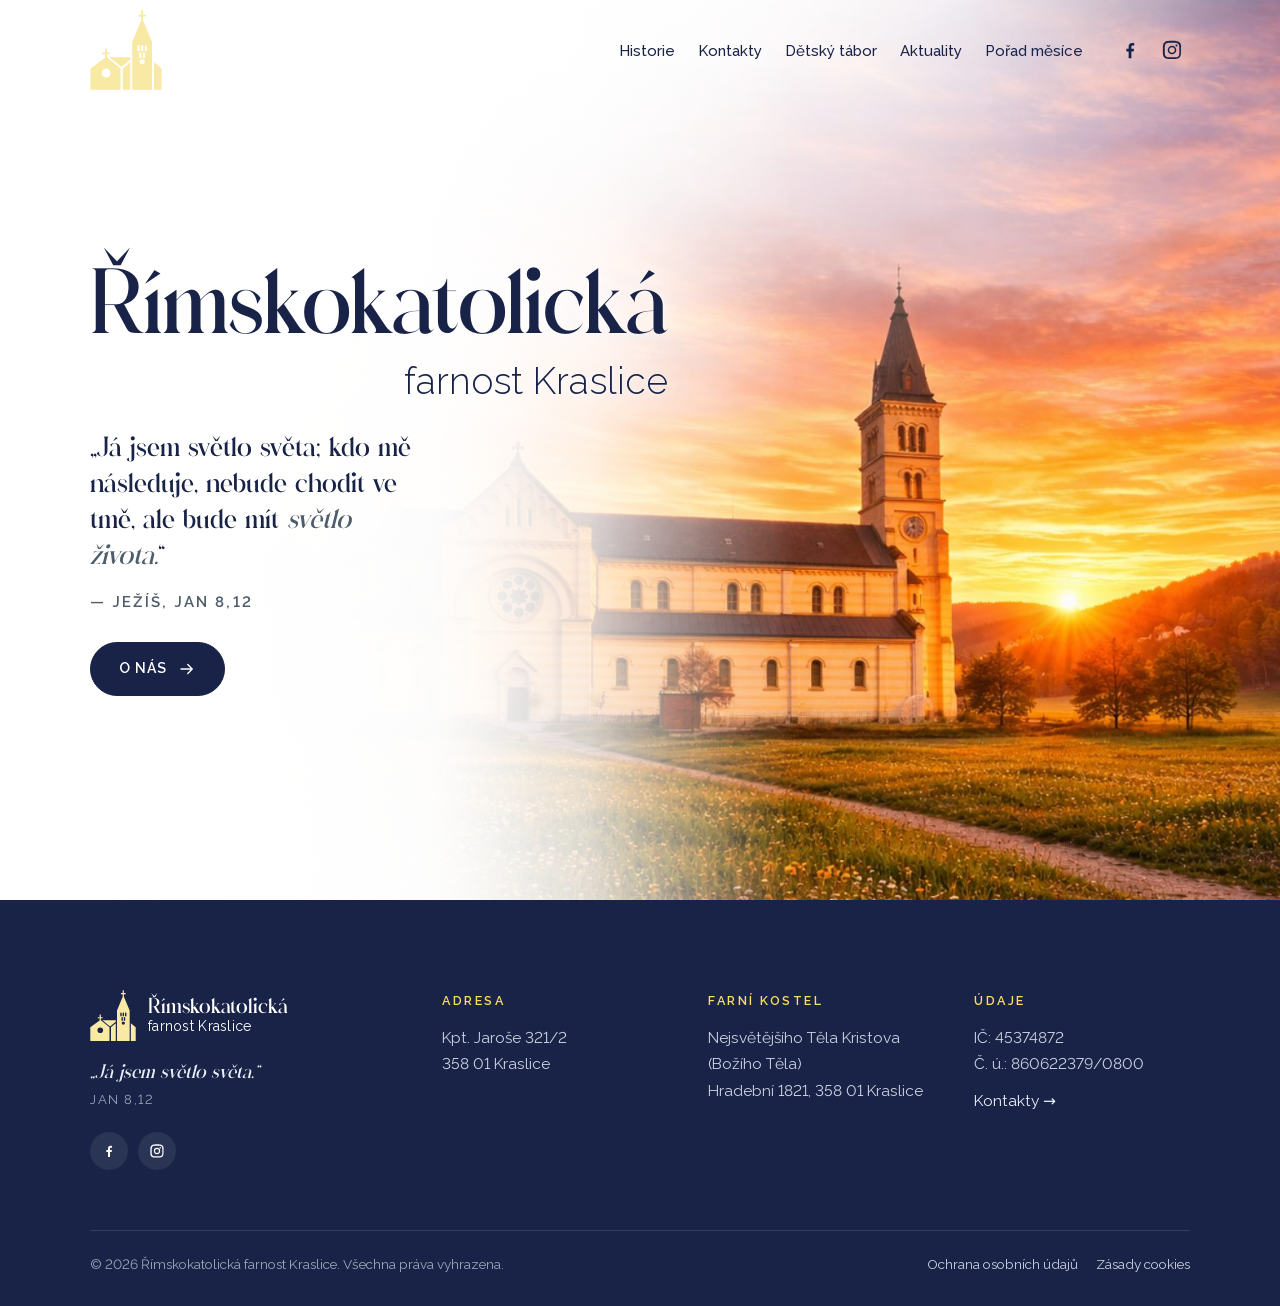
<file: index.html>
<!doctype html>
<html lang="cs">
<head>
<meta charset="utf-8">
<meta name="viewport" content="width=device-width,initial-scale=1">
<title>Římskokatolická farnost Kraslice</title>
<meta name="description" content="Římskokatolická farnost Kraslice – společenství věřících v Kraslicích a okolí: bohoslužby, aktuality, historie kostelů, dětský tábor a kontakty.">
<meta property="og:title" content="Římskokatolická farnost Kraslice">
<meta property="og:description" content="Římskokatolická farnost Kraslice – společenství věřících v Kraslicích a okolí: bohoslužby, aktuality, historie kostelů, dětský tábor a kontakty.">
<meta name="theme-color" content="#E3EFFA">
<link rel="icon" href="assets/favicon.svg" type="image/svg+xml">
<link rel="icon" href="assets/favicon-48.png" sizes="48x48" type="image/png">
<link rel="apple-touch-icon" href="assets/apple-touch-icon.png">
<link rel="preload" href="assets/fonts/Adorage.otf" as="font" type="font/otf" crossorigin>
<link rel="stylesheet" href="style.css">
</head>
<body data-page="uvod">

<a class="skip" href="#obsah">Přeskočit na obsah</a>
<header><div class="wrap nav">
  <a class="brand brand-mark" href="index.html" aria-label="Římskokatolická farnost Kraslice – úvod"><svg viewBox="86 40 958 1066" aria-hidden="true"><path fill="#F8E9A4" fill-rule="evenodd" d="M92,1101V817L287,676V630H249V606H287V548H312V606H349V630H312V670L492,817V1101ZM344,670H623V701L504,798ZM523,817L623,733V1101H523ZM648,1101V466L767,179V127H730V103H767V45H792V103H829V127H792V179L912,466V1101ZM937,733L1038,817V1101H937ZM241,879a59,59 0 1,0 118,0a59,59 0 1,0 -118,0ZM717,587V524.5a14.5,14.5 0 0 1 29,0V587ZM766,587V524.5a14.5,14.5 0 0 1 29,0V587ZM815,587V524.5a14.5,14.5 0 0 1 29,0V587ZM741,679V617.5a14.5,14.5 0 0 1 29,0V679ZM790,679V617.5a14.5,14.5 0 0 1 29,0V679ZM746,729a34,34 0 1,0 68,0a34,34 0 1,0 -68,0Z"/></svg></a>
  <nav aria-label="Hlavní menu"><ul id="menu"><li><a href="historie.html" data-page="historie">Historie</a></li><li><a href="kontakty.html" data-page="kontakty">Kontakty</a></li><li><a href="detsky-tabor.html" data-page="tabor">Dětský tábor</a></li><li><a href="aktuality.html" data-page="aktuality">Aktuality</a></li><li><a href="porad-mesice.html" data-page="porad">Pořad měsíce</a></li><li><div class="soc"><a href="https://www.facebook.com/profile.php?id=61595670185263" target="_blank" rel="noopener" aria-label="Facebook"><svg viewBox="0 0 24 24" aria-hidden="true"><path d="M13.5 21v-7.5h2.5l.4-3h-2.9V8.6c0-.9.3-1.5 1.5-1.5h1.6V4.4c-.3 0-1.2-.1-2.3-.1-2.3 0-3.8 1.4-3.8 3.9v2.3H8v3h2.5V21h3z"/></svg></a><a href="https://www.instagram.com/farnostkraslice" target="_blank" rel="noopener" aria-label="Instagram"><svg viewBox="0 0 24 24" aria-hidden="true"><path d="M12 7.3a4.7 4.7 0 1 0 0 9.4 4.7 4.7 0 0 0 0-9.4zm0 7.7a3 3 0 1 1 0-6 3 3 0 0 1 0 6zm6-7.9a1.1 1.1 0 1 1-2.2 0 1.1 1.1 0 0 1 2.2 0zM21.9 8c-.1-1.6-.4-3-1.6-4.2S17.6 2.2 16 2.1C14.3 2 9.7 2 8 2.1c-1.6.1-3 .4-4.2 1.6S2.2 6.4 2.1 8C2 9.7 2 14.3 2.1 16c.1 1.6.4 3 1.6 4.2s2.6 1.5 4.2 1.6c1.7.1 6.3.1 8 0 1.6-.1 3-.4 4.2-1.6s1.5-2.6 1.6-4.2c.1-1.7.1-6.3.2-8zm-2.2 9.8a3.3 3.3 0 0 1-1.8 1.8c-1.3.5-4.3.4-5.8.4s-4.5.1-5.8-.4a3.3 3.3 0 0 1-1.8-1.8c-.5-1.3-.4-4.3-.4-5.8s-.1-4.5.4-5.8a3.3 3.3 0 0 1 1.8-1.8C7.5 4 10.5 4.1 12 4.1s4.5-.1 5.8.4a3.3 3.3 0 0 1 1.8 1.8c.5 1.3.4 4.3.4 5.8s.1 4.5-.3 5.7z"/></svg></a></div></li></ul></nav>
  <button class="burger" aria-label="Menu" aria-expanded="false" aria-controls="menu"><svg viewBox="0 0 24 24"><path d="M4 8h16M4 16h16"/></svg></button>
</div></header>
<main id="obsah">
<section class="hero home" data-line="hero">
  <div class="wrap home-inner">
    <h1 class="wordmark reveal d1"><span>Římskokatolická</span><small>farnost Kraslice</small></h1>
    <blockquote class="reveal d2">
      <p class="verse">„Já jsem světlo světa; kdo mě následuje, nebude chodit ve tmě, ale bude mít <em>světlo života.</em>“</p>
      <p class="verse-ref">— Ježíš, Jan 8,12</p>
    </blockquote>
    <div class="btns reveal d3"><a class="btn" href="o-nas.html">O nás <svg viewBox="0 0 24 24" aria-hidden="true"><path d="M4 12h15M13 6l6 6-6 6"/></svg></a></div>
  </div>
  <div class="home-photo" aria-hidden="true"></div>
</section>
</main>
<footer><div class="wrap">
  <div class="foot">
    <div>
      <a class="brand" href="index.html"><svg viewBox="86 40 958 1066" aria-hidden="true"><path fill="#F8E9A4" fill-rule="evenodd" d="M92,1101V817L287,676V630H249V606H287V548H312V606H349V630H312V670L492,817V1101ZM344,670H623V701L504,798ZM523,817L623,733V1101H523ZM648,1101V466L767,179V127H730V103H767V45H792V103H829V127H792V179L912,466V1101ZM937,733L1038,817V1101H937ZM241,879a59,59 0 1,0 118,0a59,59 0 1,0 -118,0ZM717,587V524.5a14.5,14.5 0 0 1 29,0V587ZM766,587V524.5a14.5,14.5 0 0 1 29,0V587ZM815,587V524.5a14.5,14.5 0 0 1 29,0V587ZM741,679V617.5a14.5,14.5 0 0 1 29,0V679ZM790,679V617.5a14.5,14.5 0 0 1 29,0V679ZM746,729a34,34 0 1,0 68,0a34,34 0 1,0 -68,0Z"/></svg><span><b>Římskokatolická</b><small>farnost Kraslice</small></span></a>
      <p class="foot-verse">„Já jsem světlo světa.“ <br><small style="font-family:var(--sans);font-style:normal;font-size:13px;letter-spacing:.12em;text-transform:uppercase;color:#9AA6BC">Jan 8,12</small></p>
      <div class="soc"><a href="https://www.facebook.com/profile.php?id=61595670185263" target="_blank" rel="noopener" aria-label="Facebook"><svg viewBox="0 0 24 24" aria-hidden="true"><path d="M13.5 21v-7.5h2.5l.4-3h-2.9V8.6c0-.9.3-1.5 1.5-1.5h1.6V4.4c-.3 0-1.2-.1-2.3-.1-2.3 0-3.8 1.4-3.8 3.9v2.3H8v3h2.5V21h3z"/></svg></a><a href="https://www.instagram.com/farnostkraslice" target="_blank" rel="noopener" aria-label="Instagram"><svg viewBox="0 0 24 24" aria-hidden="true"><path d="M12 7.3a4.7 4.7 0 1 0 0 9.4 4.7 4.7 0 0 0 0-9.4zm0 7.7a3 3 0 1 1 0-6 3 3 0 0 1 0 6zm6-7.9a1.1 1.1 0 1 1-2.2 0 1.1 1.1 0 0 1 2.2 0zM21.9 8c-.1-1.6-.4-3-1.6-4.2S17.6 2.2 16 2.1C14.3 2 9.7 2 8 2.1c-1.6.1-3 .4-4.2 1.6S2.2 6.4 2.1 8C2 9.7 2 14.3 2.1 16c.1 1.6.4 3 1.6 4.2s2.6 1.5 4.2 1.6c1.7.1 6.3.1 8 0 1.6-.1 3-.4 4.2-1.6s1.5-2.6 1.6-4.2c.1-1.7.1-6.3.2-8zm-2.2 9.8a3.3 3.3 0 0 1-1.8 1.8c-1.3.5-4.3.4-5.8.4s-4.5.1-5.8-.4a3.3 3.3 0 0 1-1.8-1.8c-.5-1.3-.4-4.3-.4-5.8s-.1-4.5.4-5.8a3.3 3.3 0 0 1 1.8-1.8C7.5 4 10.5 4.1 12 4.1s4.5-.1 5.8.4a3.3 3.3 0 0 1 1.8 1.8c.5 1.3.4 4.3.4 5.8s.1 4.5-.3 5.7z"/></svg></a></div>
    </div>
    <div><h4>Adresa</h4><p>Kpt. Jaroše 321/2<br>358 01 Kraslice</p></div>
    <div><h4>Farní kostel</h4><p>Nejsvětějšího Těla Kristova (Božího Těla)<br>Hradební 1821, 358 01 Kraslice</p></div>
    <div><h4>Údaje</h4><p>IČ: 45374872<br>Č. ú.: 860622379/0800</p><p style="margin-top:10px"><a href="kontakty.html">Kontakty →</a></p></div>
  </div>
  <div class="foot-bottom"><span>© 2026 Římskokatolická farnost Kraslice. Všechna práva vyhrazena.</span><span class="foot-legal"><a href="ochrana-osobnich-udaju.html">Ochrana osobních údajů</a><a href="cookies.html">Zásady cookies</a></span></div>
</div></footer>
<script src="main.js"></script>
</body>
</html>
</file>
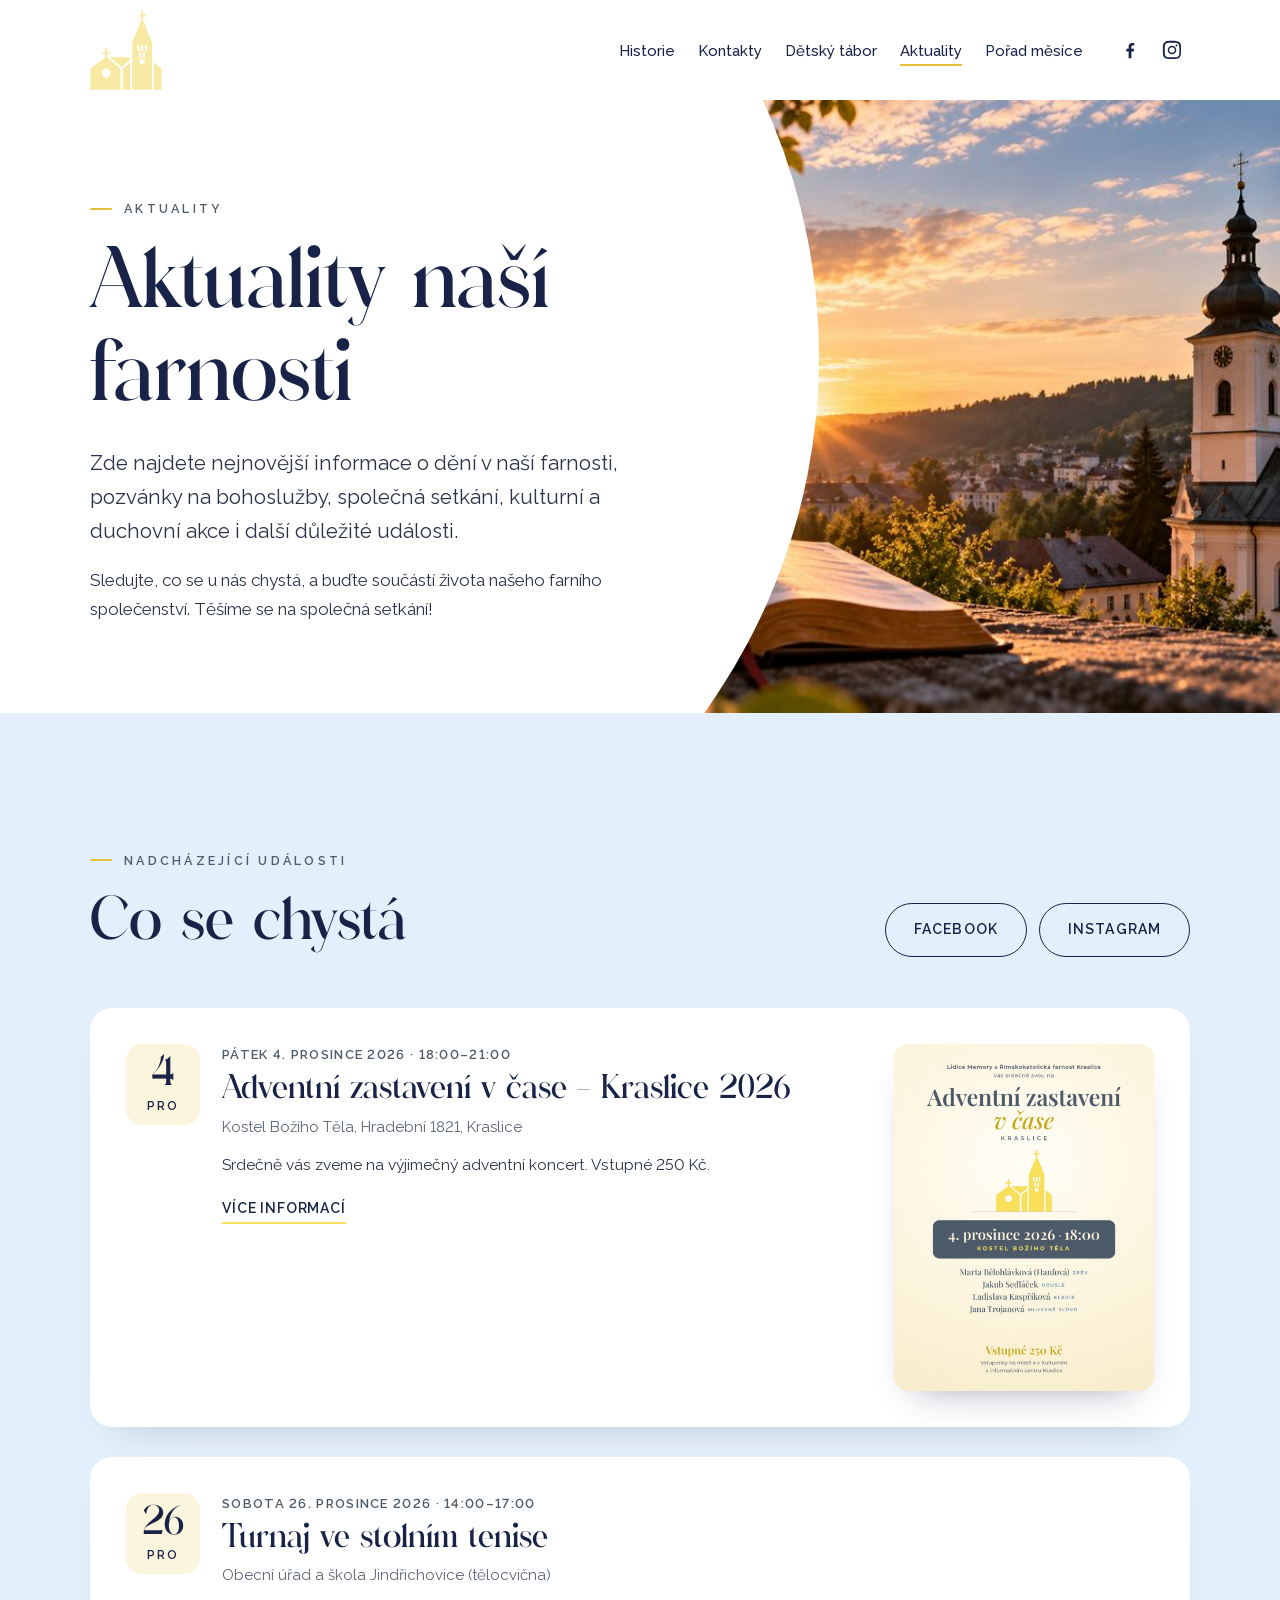
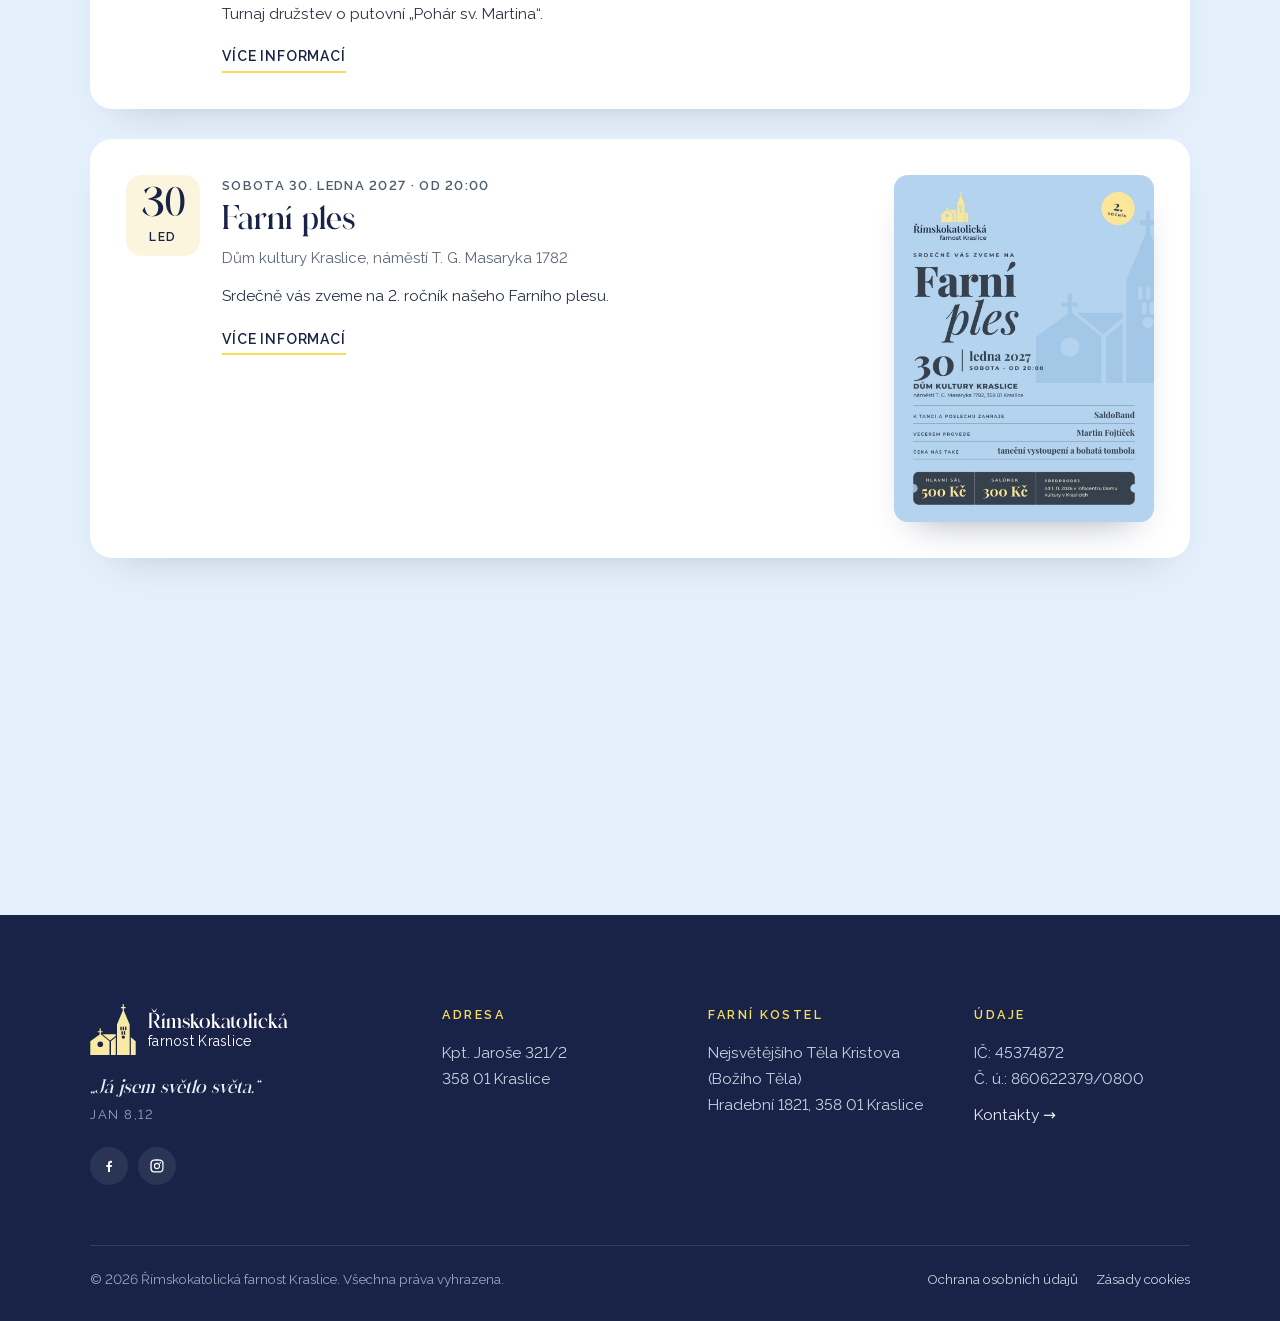
<file: aktuality.html>
<!doctype html>
<html lang="cs">
<head>
<meta charset="utf-8">
<meta name="viewport" content="width=device-width,initial-scale=1">
<title>Aktuality – Římskokatolická farnost Kraslice</title>
<meta name="description" content="Nadcházející akce a události farnosti Kraslice.">
<meta property="og:title" content="Aktuality – Římskokatolická farnost Kraslice">
<meta property="og:description" content="Nadcházející akce a události farnosti Kraslice.">
<meta name="theme-color" content="#E3EFFA">
<link rel="icon" href="assets/favicon.svg" type="image/svg+xml">
<link rel="icon" href="assets/favicon-48.png" sizes="48x48" type="image/png">
<link rel="apple-touch-icon" href="assets/apple-touch-icon.png">
<link rel="preload" href="assets/fonts/Adorage.otf" as="font" type="font/otf" crossorigin>
<link rel="stylesheet" href="style.css">
</head>
<body data-page="aktuality">
<div id="shapes" aria-hidden="true"></div>
<a class="skip" href="#obsah">Přeskočit na obsah</a>
<header><div class="wrap nav">
  <a class="brand brand-mark" href="index.html" aria-label="Římskokatolická farnost Kraslice – úvod"><svg viewBox="86 40 958 1066" aria-hidden="true"><path fill="#F8E9A4" fill-rule="evenodd" d="M92,1101V817L287,676V630H249V606H287V548H312V606H349V630H312V670L492,817V1101ZM344,670H623V701L504,798ZM523,817L623,733V1101H523ZM648,1101V466L767,179V127H730V103H767V45H792V103H829V127H792V179L912,466V1101ZM937,733L1038,817V1101H937ZM241,879a59,59 0 1,0 118,0a59,59 0 1,0 -118,0ZM717,587V524.5a14.5,14.5 0 0 1 29,0V587ZM766,587V524.5a14.5,14.5 0 0 1 29,0V587ZM815,587V524.5a14.5,14.5 0 0 1 29,0V587ZM741,679V617.5a14.5,14.5 0 0 1 29,0V679ZM790,679V617.5a14.5,14.5 0 0 1 29,0V679ZM746,729a34,34 0 1,0 68,0a34,34 0 1,0 -68,0Z"/></svg></a>
  <nav aria-label="Hlavní menu"><ul id="menu"><li><a href="historie.html" data-page="historie">Historie</a></li><li><a href="kontakty.html" data-page="kontakty">Kontakty</a></li><li><a href="detsky-tabor.html" data-page="tabor">Dětský tábor</a></li><li><a href="aktuality.html" data-page="aktuality">Aktuality</a></li><li><a href="porad-mesice.html" data-page="porad">Pořad měsíce</a></li><li><div class="soc"><a href="https://www.facebook.com/profile.php?id=61595670185263" target="_blank" rel="noopener" aria-label="Facebook"><svg viewBox="0 0 24 24" aria-hidden="true"><path d="M13.5 21v-7.5h2.5l.4-3h-2.9V8.6c0-.9.3-1.5 1.5-1.5h1.6V4.4c-.3 0-1.2-.1-2.3-.1-2.3 0-3.8 1.4-3.8 3.9v2.3H8v3h2.5V21h3z"/></svg></a><a href="https://www.instagram.com/farnostkraslice" target="_blank" rel="noopener" aria-label="Instagram"><svg viewBox="0 0 24 24" aria-hidden="true"><path d="M12 7.3a4.7 4.7 0 1 0 0 9.4 4.7 4.7 0 0 0 0-9.4zm0 7.7a3 3 0 1 1 0-6 3 3 0 0 1 0 6zm6-7.9a1.1 1.1 0 1 1-2.2 0 1.1 1.1 0 0 1 2.2 0zM21.9 8c-.1-1.6-.4-3-1.6-4.2S17.6 2.2 16 2.1C14.3 2 9.7 2 8 2.1c-1.6.1-3 .4-4.2 1.6S2.2 6.4 2.1 8C2 9.7 2 14.3 2.1 16c.1 1.6.4 3 1.6 4.2s2.6 1.5 4.2 1.6c1.7.1 6.3.1 8 0 1.6-.1 3-.4 4.2-1.6s1.5-2.6 1.6-4.2c.1-1.7.1-6.3.2-8zm-2.2 9.8a3.3 3.3 0 0 1-1.8 1.8c-1.3.5-4.3.4-5.8.4s-4.5.1-5.8-.4a3.3 3.3 0 0 1-1.8-1.8c-.5-1.3-.4-4.3-.4-5.8s-.1-4.5.4-5.8a3.3 3.3 0 0 1 1.8-1.8C7.5 4 10.5 4.1 12 4.1s4.5-.1 5.8.4a3.3 3.3 0 0 1 1.8 1.8c.5 1.3.4 4.3.4 5.8s.1 4.5-.3 5.7z"/></svg></a></div></li></ul></nav>
  <button class="burger" aria-label="Menu" aria-expanded="false" aria-controls="menu"><svg viewBox="0 0 24 24"><path d="M4 8h16M4 16h16"/></svg></button>
</div></header>
<main id="obsah">
<section class="page-hero photo-hero" data-line="hero"><div class="wrap page-hero-grid">
  <div>
    <span class="eyebrow">Aktuality</span>
    <h1>Aktuality naší farnosti</h1>
    <p class="lead">Zde najdete nejnovější informace o dění v naší farnosti, pozvánky na bohoslužby, společná setkání, kulturní a duchovní akce i další důležité události.</p>
    <p>Sledujte, co se u nás chystá, a buďte součástí života našeho farního společenství. Těšíme se na společná setkání!</p>
  </div>
  <div class="page-hero-img"><img src="assets/img/aktuality.jpg" alt="Kostel při západu slunce"></div>
</div></section>

<section class="bg-mist" data-line="end"><div class="wrap">
  <div class="sec-head reveal"><div><span class="eyebrow">Nadcházející události</span><h2>Co se chystá</h2></div>
    <div class="btns" style="margin:0"><a class="btn ghost" href="https://www.facebook.com/profile.php?id=61595670185263" target="_blank" rel="noopener">Facebook</a><a class="btn ghost" href="https://www.instagram.com/farnostkraslice" target="_blank" rel="noopener">Instagram</a></div></div>
  <div class="akce-list full" data-akce><p class="empty">Načítám akce…</p></div>
</div>
  <div class="church-spot" aria-hidden="true"></div>
</section>
</main>
<footer><div class="wrap">
  <div class="foot">
    <div>
      <a class="brand" href="index.html"><svg viewBox="86 40 958 1066" aria-hidden="true"><path fill="#F8E9A4" fill-rule="evenodd" d="M92,1101V817L287,676V630H249V606H287V548H312V606H349V630H312V670L492,817V1101ZM344,670H623V701L504,798ZM523,817L623,733V1101H523ZM648,1101V466L767,179V127H730V103H767V45H792V103H829V127H792V179L912,466V1101ZM937,733L1038,817V1101H937ZM241,879a59,59 0 1,0 118,0a59,59 0 1,0 -118,0ZM717,587V524.5a14.5,14.5 0 0 1 29,0V587ZM766,587V524.5a14.5,14.5 0 0 1 29,0V587ZM815,587V524.5a14.5,14.5 0 0 1 29,0V587ZM741,679V617.5a14.5,14.5 0 0 1 29,0V679ZM790,679V617.5a14.5,14.5 0 0 1 29,0V679ZM746,729a34,34 0 1,0 68,0a34,34 0 1,0 -68,0Z"/></svg><span><b>Římskokatolická</b><small>farnost Kraslice</small></span></a>
      <p class="foot-verse">„Já jsem světlo světa.“ <br><small style="font-family:var(--sans);font-style:normal;font-size:13px;letter-spacing:.12em;text-transform:uppercase;color:#9AA6BC">Jan 8,12</small></p>
      <div class="soc"><a href="https://www.facebook.com/profile.php?id=61595670185263" target="_blank" rel="noopener" aria-label="Facebook"><svg viewBox="0 0 24 24" aria-hidden="true"><path d="M13.5 21v-7.5h2.5l.4-3h-2.9V8.6c0-.9.3-1.5 1.5-1.5h1.6V4.4c-.3 0-1.2-.1-2.3-.1-2.3 0-3.8 1.4-3.8 3.9v2.3H8v3h2.5V21h3z"/></svg></a><a href="https://www.instagram.com/farnostkraslice" target="_blank" rel="noopener" aria-label="Instagram"><svg viewBox="0 0 24 24" aria-hidden="true"><path d="M12 7.3a4.7 4.7 0 1 0 0 9.4 4.7 4.7 0 0 0 0-9.4zm0 7.7a3 3 0 1 1 0-6 3 3 0 0 1 0 6zm6-7.9a1.1 1.1 0 1 1-2.2 0 1.1 1.1 0 0 1 2.2 0zM21.9 8c-.1-1.6-.4-3-1.6-4.2S17.6 2.2 16 2.1C14.3 2 9.7 2 8 2.1c-1.6.1-3 .4-4.2 1.6S2.2 6.4 2.1 8C2 9.7 2 14.3 2.1 16c.1 1.6.4 3 1.6 4.2s2.6 1.5 4.2 1.6c1.7.1 6.3.1 8 0 1.6-.1 3-.4 4.2-1.6s1.5-2.6 1.6-4.2c.1-1.7.1-6.3.2-8zm-2.2 9.8a3.3 3.3 0 0 1-1.8 1.8c-1.3.5-4.3.4-5.8.4s-4.5.1-5.8-.4a3.3 3.3 0 0 1-1.8-1.8c-.5-1.3-.4-4.3-.4-5.8s-.1-4.5.4-5.8a3.3 3.3 0 0 1 1.8-1.8C7.5 4 10.5 4.1 12 4.1s4.5-.1 5.8.4a3.3 3.3 0 0 1 1.8 1.8c.5 1.3.4 4.3.4 5.8s.1 4.5-.3 5.7z"/></svg></a></div>
    </div>
    <div><h4>Adresa</h4><p>Kpt. Jaroše 321/2<br>358 01 Kraslice</p></div>
    <div><h4>Farní kostel</h4><p>Nejsvětějšího Těla Kristova (Božího Těla)<br>Hradební 1821, 358 01 Kraslice</p></div>
    <div><h4>Údaje</h4><p>IČ: 45374872<br>Č. ú.: 860622379/0800</p><p style="margin-top:10px"><a href="kontakty.html">Kontakty →</a></p></div>
  </div>
  <div class="foot-bottom"><span>© 2026 Římskokatolická farnost Kraslice. Všechna práva vyhrazena.</span><span class="foot-legal"><a href="ochrana-osobnich-udaju.html">Ochrana osobních údajů</a><a href="cookies.html">Zásady cookies</a></span></div>
</div></footer>
<script src="main.js"></script>
</body>
</html>
</file>
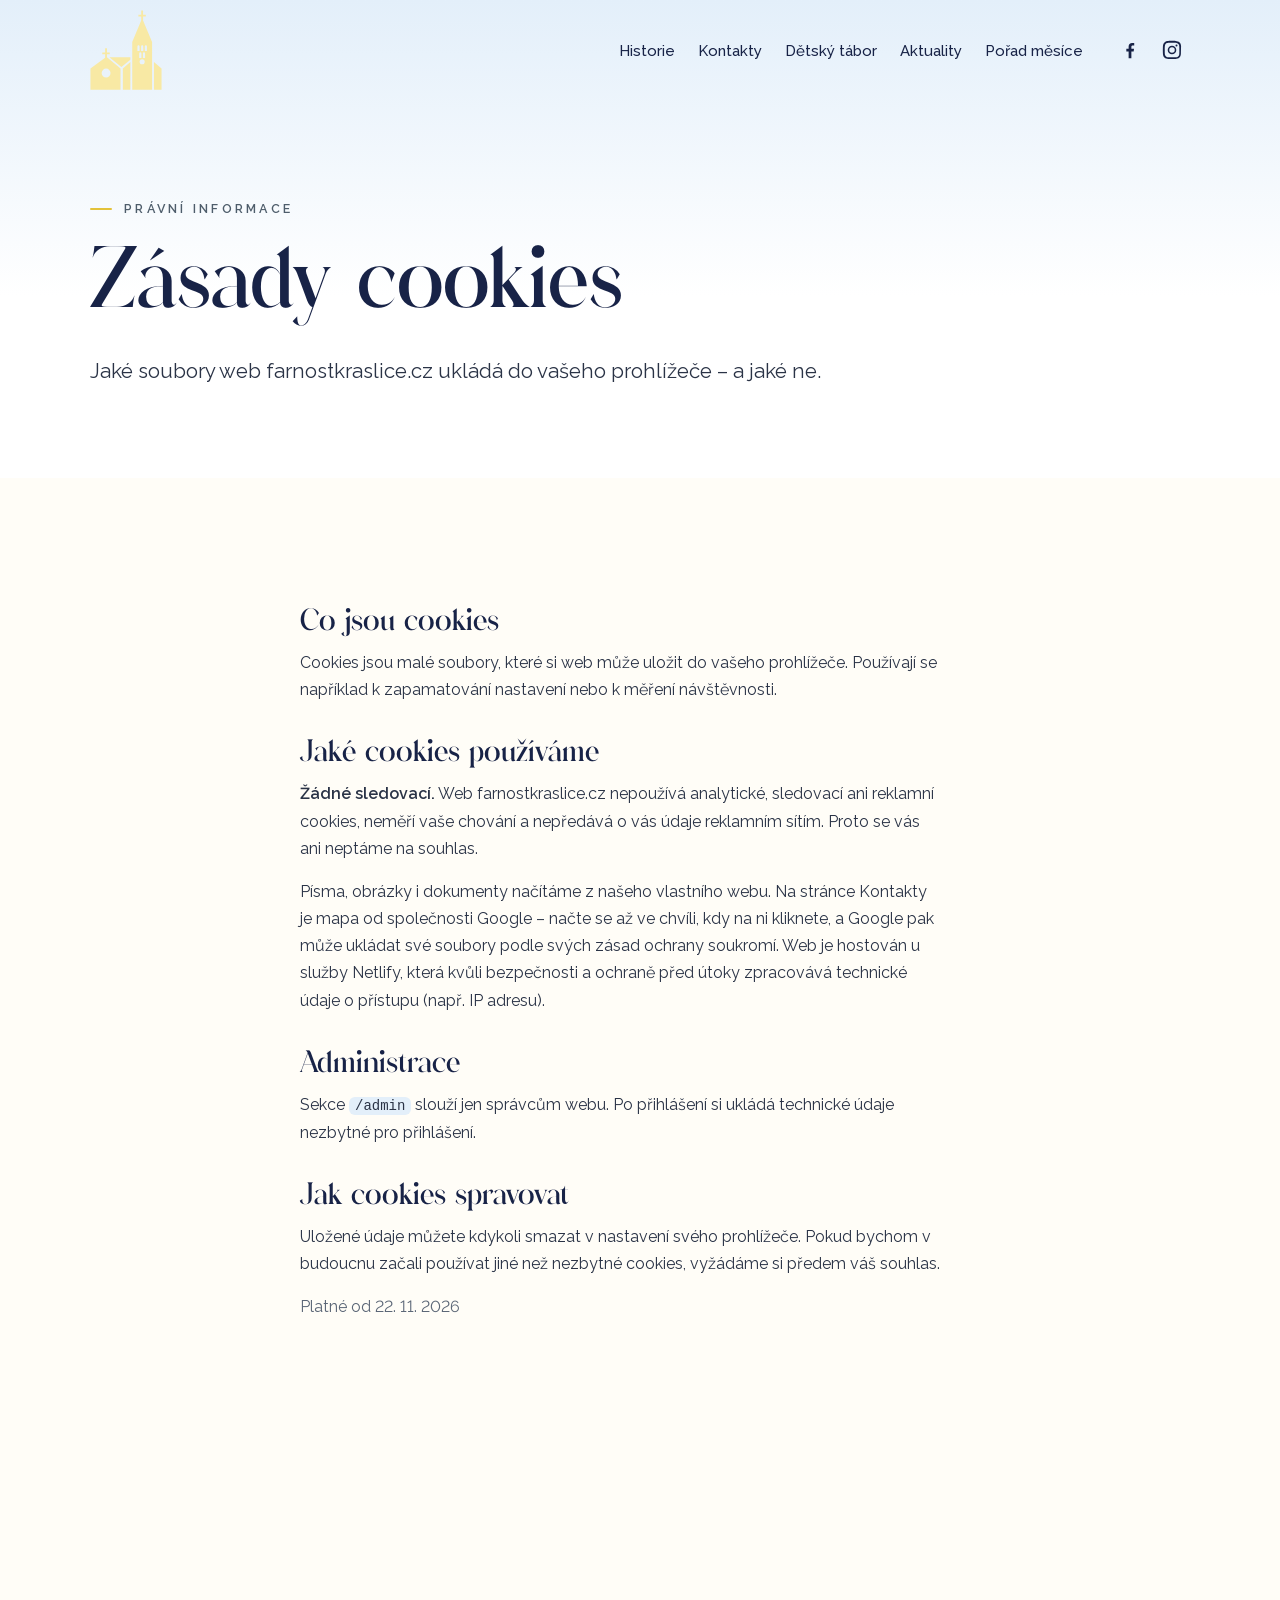
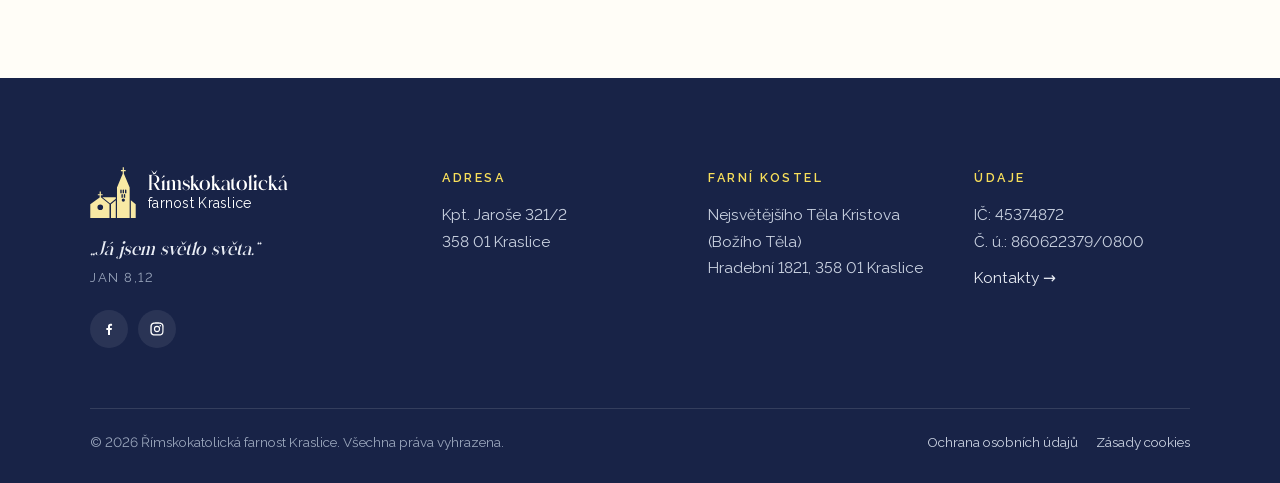
<file: cookies.html>
<!doctype html>
<html lang="cs">
<head>
<meta charset="utf-8">
<meta name="viewport" content="width=device-width,initial-scale=1">
<title>Zásady cookies – Římskokatolická farnost Kraslice</title>
<meta name="description" content="Web farnosti Kraslice nepoužívá sledovací cookies.">
<meta property="og:title" content="Zásady cookies – Římskokatolická farnost Kraslice">
<meta property="og:description" content="Web farnosti Kraslice nepoužívá sledovací cookies.">
<meta name="theme-color" content="#E3EFFA">
<link rel="icon" href="assets/favicon.svg" type="image/svg+xml">
<link rel="icon" href="assets/favicon-48.png" sizes="48x48" type="image/png">
<link rel="apple-touch-icon" href="assets/apple-touch-icon.png">
<link rel="preload" href="assets/fonts/Adorage.otf" as="font" type="font/otf" crossorigin>
<link rel="stylesheet" href="style.css">
</head>
<body data-page="">
<div id="shapes" aria-hidden="true"></div>
<a class="skip" href="#obsah">Přeskočit na obsah</a>
<header><div class="wrap nav">
  <a class="brand brand-mark" href="index.html" aria-label="Římskokatolická farnost Kraslice – úvod"><svg viewBox="86 40 958 1066" aria-hidden="true"><path fill="#F8E9A4" fill-rule="evenodd" d="M92,1101V817L287,676V630H249V606H287V548H312V606H349V630H312V670L492,817V1101ZM344,670H623V701L504,798ZM523,817L623,733V1101H523ZM648,1101V466L767,179V127H730V103H767V45H792V103H829V127H792V179L912,466V1101ZM937,733L1038,817V1101H937ZM241,879a59,59 0 1,0 118,0a59,59 0 1,0 -118,0ZM717,587V524.5a14.5,14.5 0 0 1 29,0V587ZM766,587V524.5a14.5,14.5 0 0 1 29,0V587ZM815,587V524.5a14.5,14.5 0 0 1 29,0V587ZM741,679V617.5a14.5,14.5 0 0 1 29,0V679ZM790,679V617.5a14.5,14.5 0 0 1 29,0V679ZM746,729a34,34 0 1,0 68,0a34,34 0 1,0 -68,0Z"/></svg></a>
  <nav aria-label="Hlavní menu"><ul id="menu"><li><a href="historie.html" data-page="historie">Historie</a></li><li><a href="kontakty.html" data-page="kontakty">Kontakty</a></li><li><a href="detsky-tabor.html" data-page="tabor">Dětský tábor</a></li><li><a href="aktuality.html" data-page="aktuality">Aktuality</a></li><li><a href="porad-mesice.html" data-page="porad">Pořad měsíce</a></li><li><div class="soc"><a href="https://www.facebook.com/profile.php?id=61595670185263" target="_blank" rel="noopener" aria-label="Facebook"><svg viewBox="0 0 24 24" aria-hidden="true"><path d="M13.5 21v-7.5h2.5l.4-3h-2.9V8.6c0-.9.3-1.5 1.5-1.5h1.6V4.4c-.3 0-1.2-.1-2.3-.1-2.3 0-3.8 1.4-3.8 3.9v2.3H8v3h2.5V21h3z"/></svg></a><a href="https://www.instagram.com/farnostkraslice" target="_blank" rel="noopener" aria-label="Instagram"><svg viewBox="0 0 24 24" aria-hidden="true"><path d="M12 7.3a4.7 4.7 0 1 0 0 9.4 4.7 4.7 0 0 0 0-9.4zm0 7.7a3 3 0 1 1 0-6 3 3 0 0 1 0 6zm6-7.9a1.1 1.1 0 1 1-2.2 0 1.1 1.1 0 0 1 2.2 0zM21.9 8c-.1-1.6-.4-3-1.6-4.2S17.6 2.2 16 2.1C14.3 2 9.7 2 8 2.1c-1.6.1-3 .4-4.2 1.6S2.2 6.4 2.1 8C2 9.7 2 14.3 2.1 16c.1 1.6.4 3 1.6 4.2s2.6 1.5 4.2 1.6c1.7.1 6.3.1 8 0 1.6-.1 3-.4 4.2-1.6s1.5-2.6 1.6-4.2c.1-1.7.1-6.3.2-8zm-2.2 9.8a3.3 3.3 0 0 1-1.8 1.8c-1.3.5-4.3.4-5.8.4s-4.5.1-5.8-.4a3.3 3.3 0 0 1-1.8-1.8c-.5-1.3-.4-4.3-.4-5.8s-.1-4.5.4-5.8a3.3 3.3 0 0 1 1.8-1.8C7.5 4 10.5 4.1 12 4.1s4.5-.1 5.8.4a3.3 3.3 0 0 1 1.8 1.8c.5 1.3.4 4.3.4 5.8s.1 4.5-.3 5.7z"/></svg></a></div></li></ul></nav>
  <button class="burger" aria-label="Menu" aria-expanded="false" aria-controls="menu"><svg viewBox="0 0 24 24"><path d="M4 8h16M4 16h16"/></svg></button>
</div></header>
<main id="obsah">
<section class="page-hero" data-line="hero"><div class="wrap">
  <span class="eyebrow">Právní informace</span>
  <h1>Zásady cookies</h1>
  <p class="lead">Jaké soubory web farnostkraslice.cz ukládá do vašeho prohlížeče – a jaké ne.</p>
</div></section>

<section data-line="end"><div class="wrap legal">
  <h2>Co jsou cookies</h2>
  <p>Cookies jsou malé soubory, které si web může uložit do vašeho prohlížeče. Používají se například k zapamatování nastavení nebo k měření návštěvnosti.</p>
  <h2>Jaké cookies používáme</h2>
  <p><b>Žádné sledovací.</b> Web farnostkraslice.cz nepoužívá analytické, sledovací ani reklamní cookies, neměří vaše chování a nepředává o vás údaje reklamním sítím. Proto se vás ani neptáme na souhlas.</p>
  <p>Písma, obrázky i dokumenty načítáme z našeho vlastního webu. Na stránce Kontakty je mapa od společnosti Google – načte se až ve chvíli, kdy na ni kliknete, a Google pak může ukládat své soubory podle svých zásad ochrany soukromí. Web je hostován u služby Netlify, která kvůli bezpečnosti a ochraně před útoky zpracovává technické údaje o přístupu (např. IP adresu).</p>
  <h2>Administrace</h2>
  <p>Sekce <code>/admin</code> slouží jen správcům webu. Po přihlášení si ukládá technické údaje nezbytné pro přihlášení.</p>
  <h2>Jak cookies spravovat</h2>
  <p>Uložené údaje můžete kdykoli smazat v nastavení svého prohlížeče. Pokud bychom v budoucnu začali používat jiné než nezbytné cookies, vyžádáme si předem váš souhlas.</p>
  <p class="muted">Platné od 22. 11. 2026</p>
</div>
  <div class="church-spot" aria-hidden="true"></div>
</section>
</main>
<footer><div class="wrap">
  <div class="foot">
    <div>
      <a class="brand" href="index.html"><svg viewBox="86 40 958 1066" aria-hidden="true"><path fill="#F8E9A4" fill-rule="evenodd" d="M92,1101V817L287,676V630H249V606H287V548H312V606H349V630H312V670L492,817V1101ZM344,670H623V701L504,798ZM523,817L623,733V1101H523ZM648,1101V466L767,179V127H730V103H767V45H792V103H829V127H792V179L912,466V1101ZM937,733L1038,817V1101H937ZM241,879a59,59 0 1,0 118,0a59,59 0 1,0 -118,0ZM717,587V524.5a14.5,14.5 0 0 1 29,0V587ZM766,587V524.5a14.5,14.5 0 0 1 29,0V587ZM815,587V524.5a14.5,14.5 0 0 1 29,0V587ZM741,679V617.5a14.5,14.5 0 0 1 29,0V679ZM790,679V617.5a14.5,14.5 0 0 1 29,0V679ZM746,729a34,34 0 1,0 68,0a34,34 0 1,0 -68,0Z"/></svg><span><b>Římskokatolická</b><small>farnost Kraslice</small></span></a>
      <p class="foot-verse">„Já jsem světlo světa.“ <br><small style="font-family:var(--sans);font-style:normal;font-size:13px;letter-spacing:.12em;text-transform:uppercase;color:#9AA6BC">Jan 8,12</small></p>
      <div class="soc"><a href="https://www.facebook.com/profile.php?id=61595670185263" target="_blank" rel="noopener" aria-label="Facebook"><svg viewBox="0 0 24 24" aria-hidden="true"><path d="M13.5 21v-7.5h2.5l.4-3h-2.9V8.6c0-.9.3-1.5 1.5-1.5h1.6V4.4c-.3 0-1.2-.1-2.3-.1-2.3 0-3.8 1.4-3.8 3.9v2.3H8v3h2.5V21h3z"/></svg></a><a href="https://www.instagram.com/farnostkraslice" target="_blank" rel="noopener" aria-label="Instagram"><svg viewBox="0 0 24 24" aria-hidden="true"><path d="M12 7.3a4.7 4.7 0 1 0 0 9.4 4.7 4.7 0 0 0 0-9.4zm0 7.7a3 3 0 1 1 0-6 3 3 0 0 1 0 6zm6-7.9a1.1 1.1 0 1 1-2.2 0 1.1 1.1 0 0 1 2.2 0zM21.9 8c-.1-1.6-.4-3-1.6-4.2S17.6 2.2 16 2.1C14.3 2 9.7 2 8 2.1c-1.6.1-3 .4-4.2 1.6S2.2 6.4 2.1 8C2 9.7 2 14.3 2.1 16c.1 1.6.4 3 1.6 4.2s2.6 1.5 4.2 1.6c1.7.1 6.3.1 8 0 1.6-.1 3-.4 4.2-1.6s1.5-2.6 1.6-4.2c.1-1.7.1-6.3.2-8zm-2.2 9.8a3.3 3.3 0 0 1-1.8 1.8c-1.3.5-4.3.4-5.8.4s-4.5.1-5.8-.4a3.3 3.3 0 0 1-1.8-1.8c-.5-1.3-.4-4.3-.4-5.8s-.1-4.5.4-5.8a3.3 3.3 0 0 1 1.8-1.8C7.5 4 10.5 4.1 12 4.1s4.5-.1 5.8.4a3.3 3.3 0 0 1 1.8 1.8c.5 1.3.4 4.3.4 5.8s.1 4.5-.3 5.7z"/></svg></a></div>
    </div>
    <div><h4>Adresa</h4><p>Kpt. Jaroše 321/2<br>358 01 Kraslice</p></div>
    <div><h4>Farní kostel</h4><p>Nejsvětějšího Těla Kristova (Božího Těla)<br>Hradební 1821, 358 01 Kraslice</p></div>
    <div><h4>Údaje</h4><p>IČ: 45374872<br>Č. ú.: 860622379/0800</p><p style="margin-top:10px"><a href="kontakty.html">Kontakty →</a></p></div>
  </div>
  <div class="foot-bottom"><span>© 2026 Římskokatolická farnost Kraslice. Všechna práva vyhrazena.</span><span class="foot-legal"><a href="ochrana-osobnich-udaju.html">Ochrana osobních údajů</a><a href="cookies.html">Zásady cookies</a></span></div>
</div></footer>
<script src="main.js"></script>
</body>
</html>
</file>
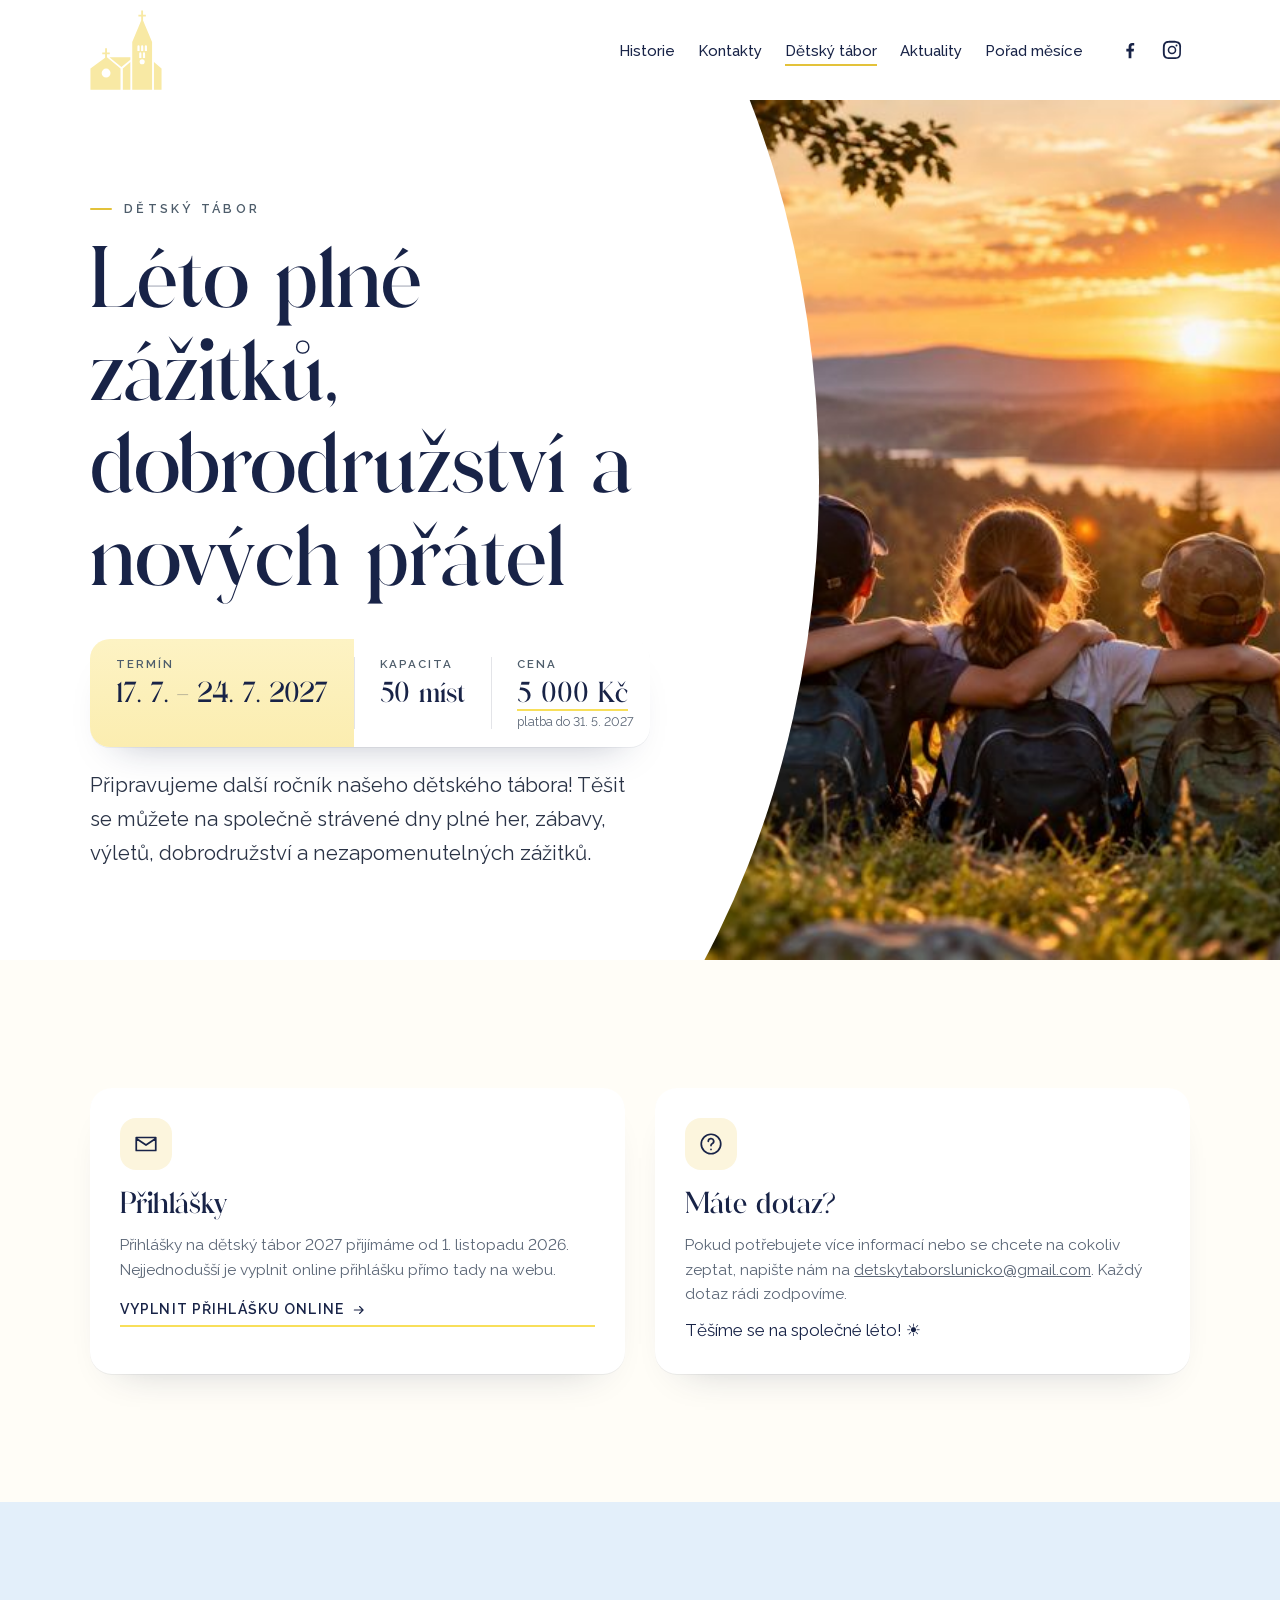
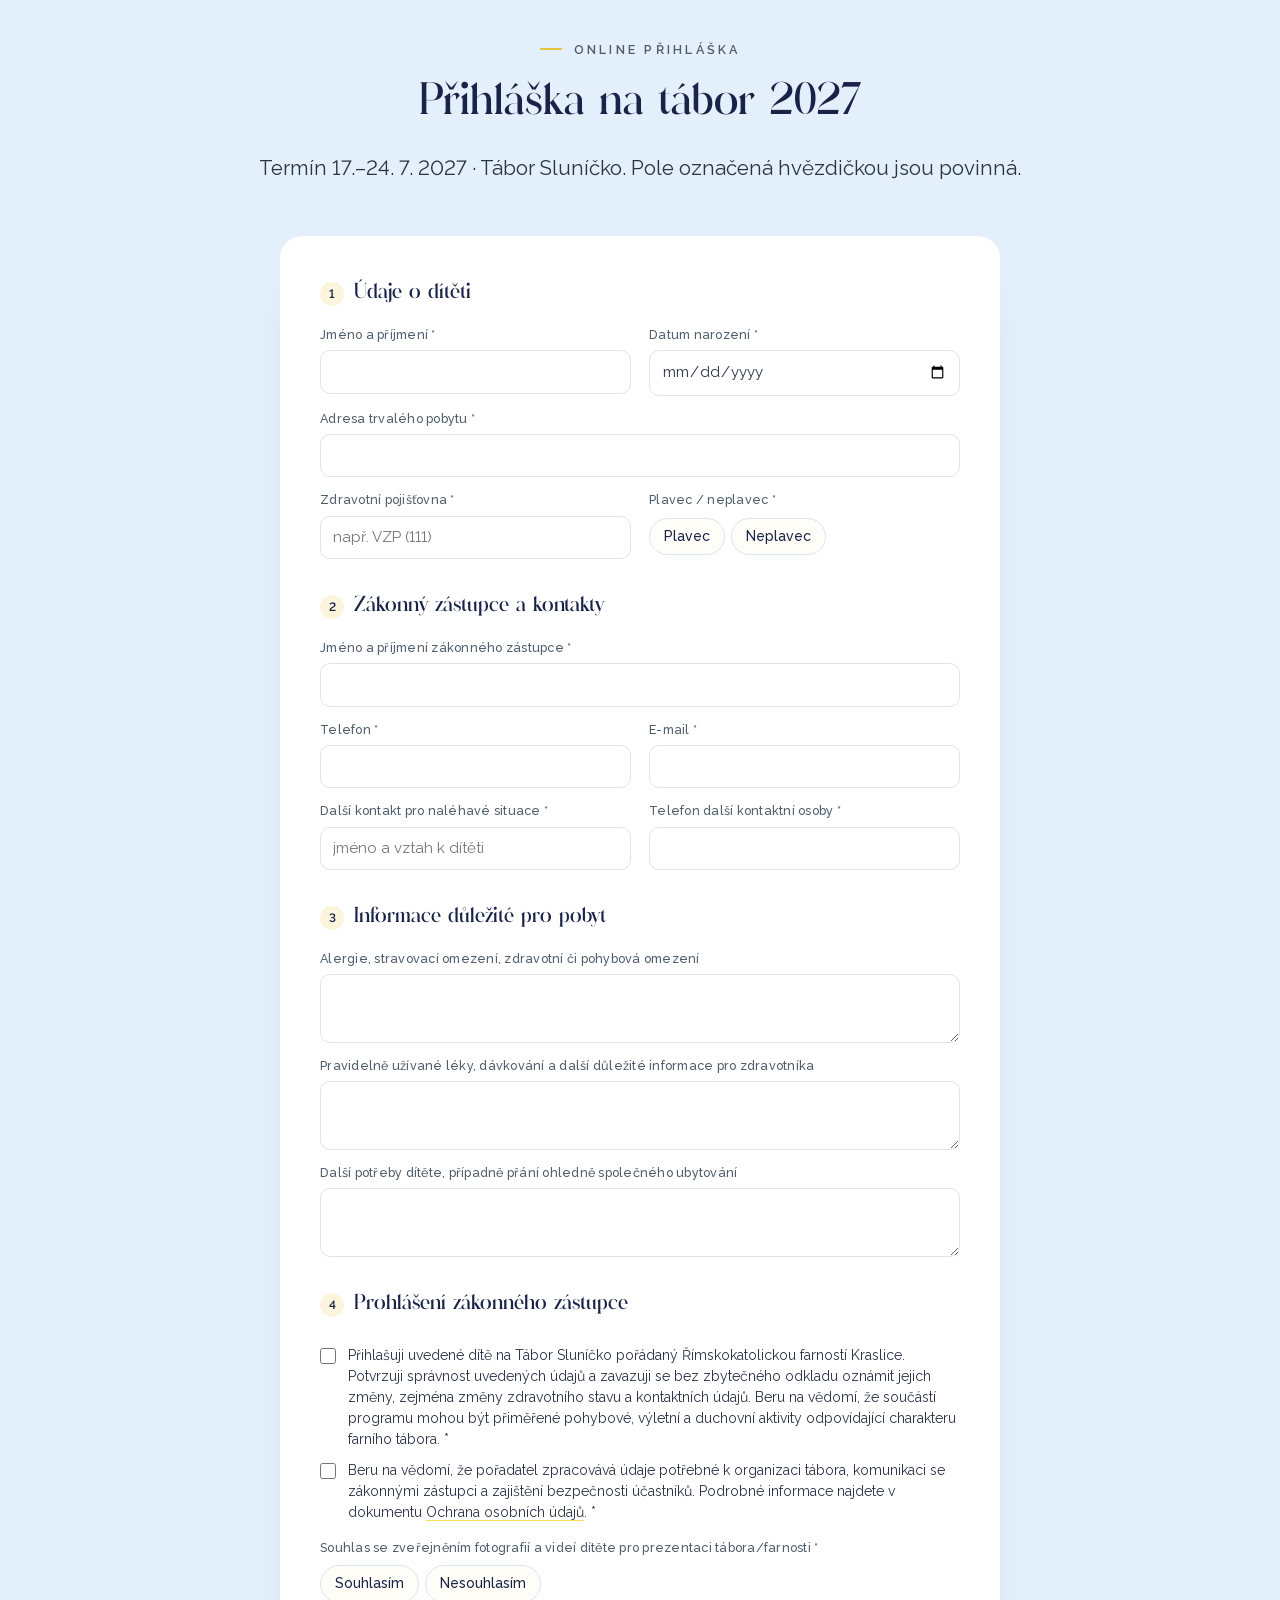
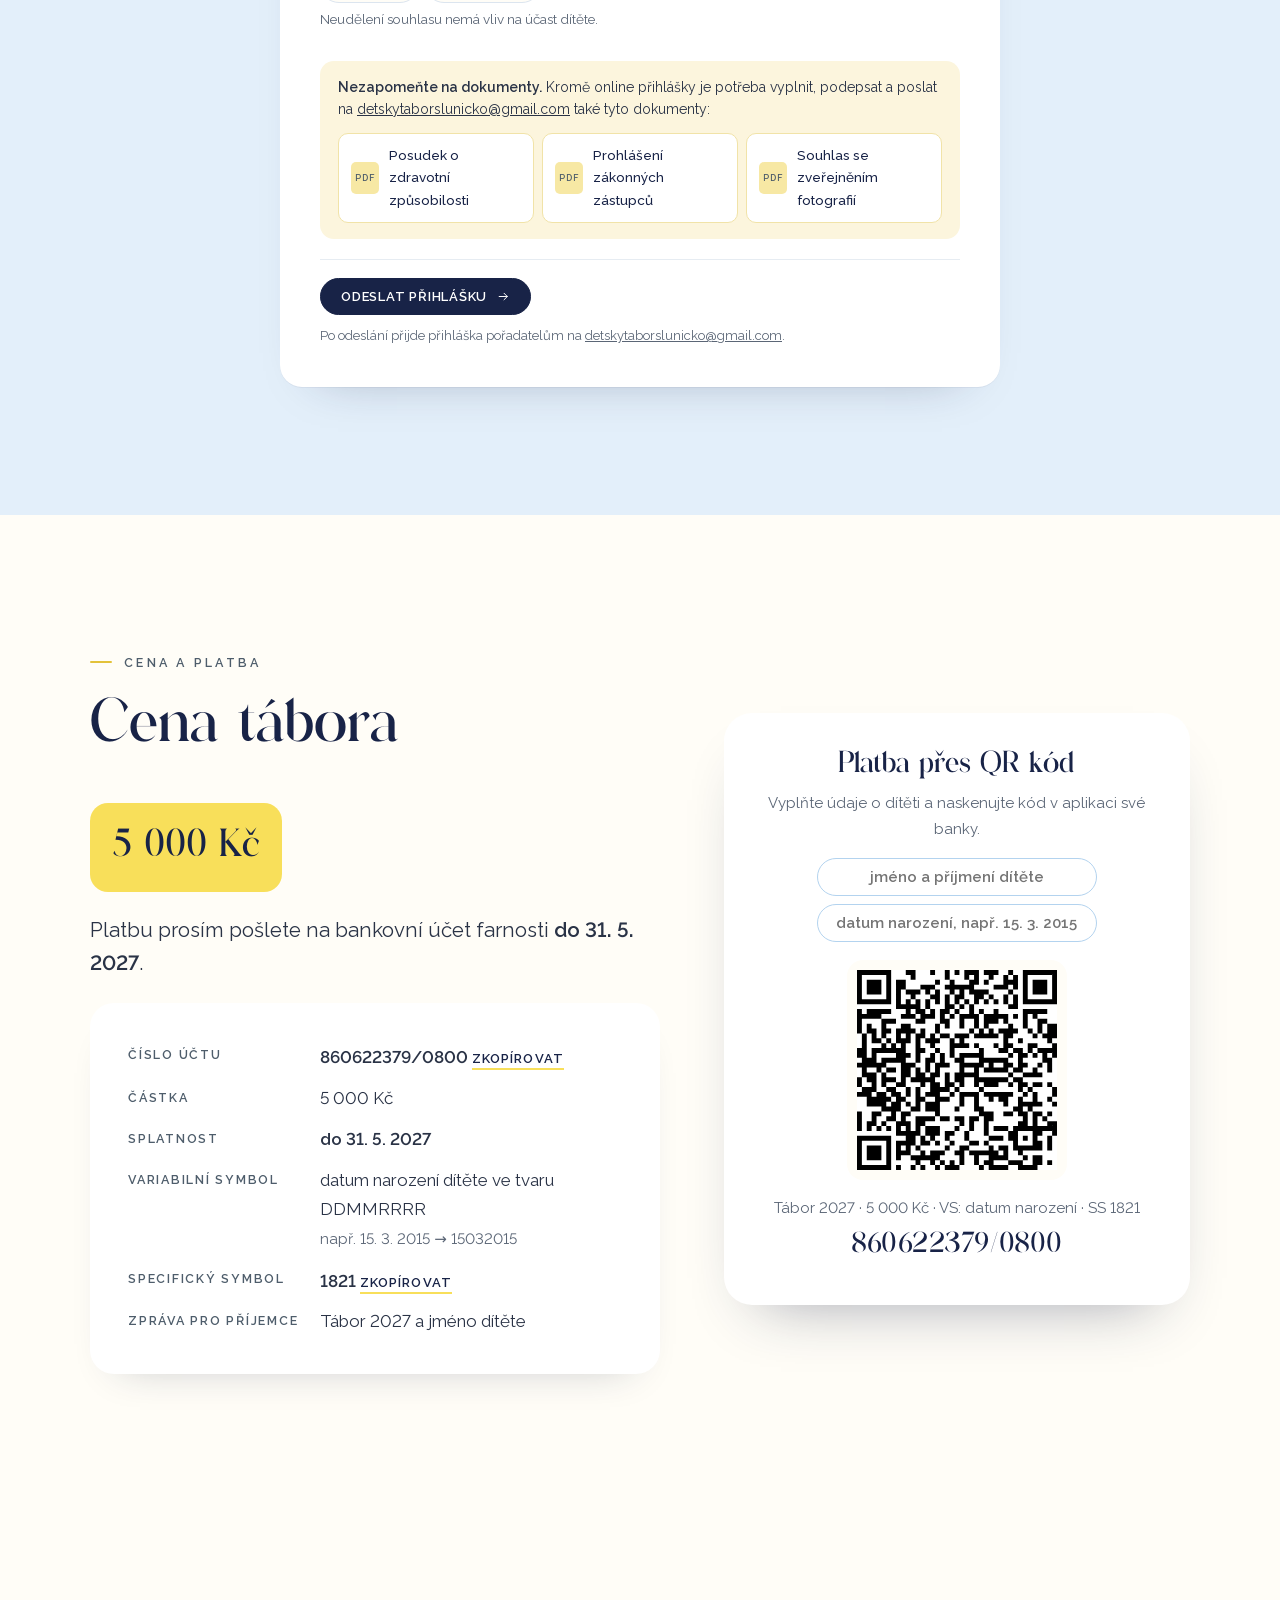
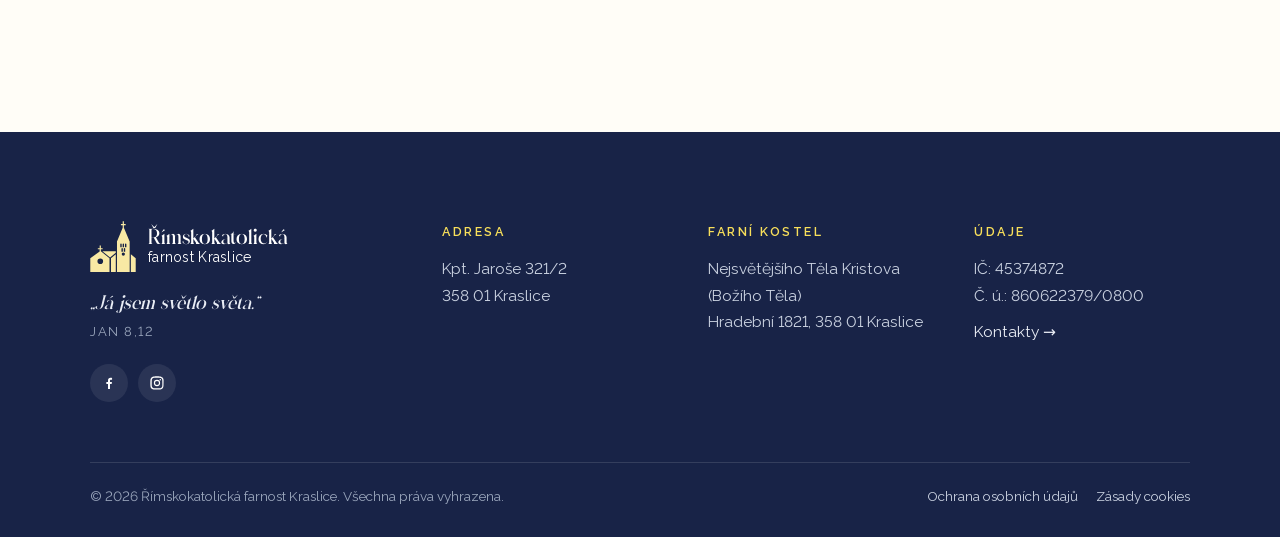
<file: detsky-tabor.html>
<!doctype html>
<html lang="cs">
<head>
<meta charset="utf-8">
<meta name="viewport" content="width=device-width,initial-scale=1">
<title>Dětský tábor – Římskokatolická farnost Kraslice</title>
<meta name="description" content="Dětský tábor 17.–24. 7. 2027, kapacita 50 míst: cena, platba, přihlášky a dokumenty ke stažení.">
<meta property="og:title" content="Dětský tábor – Římskokatolická farnost Kraslice">
<meta property="og:description" content="Dětský tábor 17.–24. 7. 2027, kapacita 50 míst: cena, platba, přihlášky a dokumenty ke stažení.">
<meta name="theme-color" content="#E3EFFA">
<link rel="icon" href="assets/favicon.svg" type="image/svg+xml">
<link rel="icon" href="assets/favicon-48.png" sizes="48x48" type="image/png">
<link rel="apple-touch-icon" href="assets/apple-touch-icon.png">
<link rel="preload" href="assets/fonts/Adorage.otf" as="font" type="font/otf" crossorigin>
<link rel="stylesheet" href="style.css">
</head>
<body data-page="tabor">
<div id="shapes" aria-hidden="true"></div>
<a class="skip" href="#obsah">Přeskočit na obsah</a>
<header><div class="wrap nav">
  <a class="brand brand-mark" href="index.html" aria-label="Římskokatolická farnost Kraslice – úvod"><svg viewBox="86 40 958 1066" aria-hidden="true"><path fill="#F8E9A4" fill-rule="evenodd" d="M92,1101V817L287,676V630H249V606H287V548H312V606H349V630H312V670L492,817V1101ZM344,670H623V701L504,798ZM523,817L623,733V1101H523ZM648,1101V466L767,179V127H730V103H767V45H792V103H829V127H792V179L912,466V1101ZM937,733L1038,817V1101H937ZM241,879a59,59 0 1,0 118,0a59,59 0 1,0 -118,0ZM717,587V524.5a14.5,14.5 0 0 1 29,0V587ZM766,587V524.5a14.5,14.5 0 0 1 29,0V587ZM815,587V524.5a14.5,14.5 0 0 1 29,0V587ZM741,679V617.5a14.5,14.5 0 0 1 29,0V679ZM790,679V617.5a14.5,14.5 0 0 1 29,0V679ZM746,729a34,34 0 1,0 68,0a34,34 0 1,0 -68,0Z"/></svg></a>
  <nav aria-label="Hlavní menu"><ul id="menu"><li><a href="historie.html" data-page="historie">Historie</a></li><li><a href="kontakty.html" data-page="kontakty">Kontakty</a></li><li><a href="detsky-tabor.html" data-page="tabor">Dětský tábor</a></li><li><a href="aktuality.html" data-page="aktuality">Aktuality</a></li><li><a href="porad-mesice.html" data-page="porad">Pořad měsíce</a></li><li><div class="soc"><a href="https://www.facebook.com/profile.php?id=61595670185263" target="_blank" rel="noopener" aria-label="Facebook"><svg viewBox="0 0 24 24" aria-hidden="true"><path d="M13.5 21v-7.5h2.5l.4-3h-2.9V8.6c0-.9.3-1.5 1.5-1.5h1.6V4.4c-.3 0-1.2-.1-2.3-.1-2.3 0-3.8 1.4-3.8 3.9v2.3H8v3h2.5V21h3z"/></svg></a><a href="https://www.instagram.com/farnostkraslice" target="_blank" rel="noopener" aria-label="Instagram"><svg viewBox="0 0 24 24" aria-hidden="true"><path d="M12 7.3a4.7 4.7 0 1 0 0 9.4 4.7 4.7 0 0 0 0-9.4zm0 7.7a3 3 0 1 1 0-6 3 3 0 0 1 0 6zm6-7.9a1.1 1.1 0 1 1-2.2 0 1.1 1.1 0 0 1 2.2 0zM21.9 8c-.1-1.6-.4-3-1.6-4.2S17.6 2.2 16 2.1C14.3 2 9.7 2 8 2.1c-1.6.1-3 .4-4.2 1.6S2.2 6.4 2.1 8C2 9.7 2 14.3 2.1 16c.1 1.6.4 3 1.6 4.2s2.6 1.5 4.2 1.6c1.7.1 6.3.1 8 0 1.6-.1 3-.4 4.2-1.6s1.5-2.6 1.6-4.2c.1-1.7.1-6.3.2-8zm-2.2 9.8a3.3 3.3 0 0 1-1.8 1.8c-1.3.5-4.3.4-5.8.4s-4.5.1-5.8-.4a3.3 3.3 0 0 1-1.8-1.8c-.5-1.3-.4-4.3-.4-5.8s-.1-4.5.4-5.8a3.3 3.3 0 0 1 1.8-1.8C7.5 4 10.5 4.1 12 4.1s4.5-.1 5.8.4a3.3 3.3 0 0 1 1.8 1.8c.5 1.3.4 4.3.4 5.8s.1 4.5-.3 5.7z"/></svg></a></div></li></ul></nav>
  <button class="burger" aria-label="Menu" aria-expanded="false" aria-controls="menu"><svg viewBox="0 0 24 24"><path d="M4 8h16M4 16h16"/></svg></button>
</div></header>
<main id="obsah">
<section class="page-hero photo-hero" data-line="hero"><div class="wrap page-hero-grid">
  <div>
    <span class="eyebrow">Dětský tábor</span>
    <h1>Léto plné zážitků, dobrodružství a nových přátel</h1>
    <dl class="facts-strip">
      <div><dt>Termín</dt><dd>17. 7. – 24. 7. 2027</dd></div>
      <div><dt>Kapacita</dt><dd>50 míst</dd></div>
      <div><dt>Cena</dt><dd><a href="#platba">5 000 Kč</a><small>platba do 31. 5. 2027</small></dd></div>
    </dl>
    <p class="lead">Připravujeme další ročník našeho dětského tábora! Těšit se můžete na společně strávené dny plné her, zábavy, výletů, dobrodružství a nezapomenutelných zážitků.</p>
  </div>
  <div class="page-hero-img"><img src="assets/img/tabor.jpg" alt="Děti na táboře"></div>
</div></section>

<section data-line="left"><div class="wrap cards" style="grid-template-columns:1fr 1fr">
  <div class="card reveal">
    <div class="ico"><svg viewBox="0 0 24 24"><path d="M3 6h18v12H3zM3 7l9 6 9-6"/></svg></div>
    <h3>Přihlášky</h3>
    <p>Přihlášky na dětský tábor 2027 přijímáme od 1. listopadu 2026. Nejjednodušší je vyplnit online přihlášku přímo tady na webu.</p>
    <a class="more-link" href="#prihlaska">Vyplnit přihlášku online <svg viewBox="0 0 24 24" aria-hidden="true"><path d="M4 12h15M13 6l6 6-6 6"/></svg></a>
  </div>
  <div class="card reveal d1">
    <div class="ico"><svg viewBox="0 0 24 24"><circle cx="12" cy="12" r="9"/><path d="M9.5 9.5a2.5 2.5 0 1 1 3.5 2.3c-.6.3-1 .9-1 1.6M12 17h.01"/></svg></div>
    <h3>Máte dotaz?</h3>
    <p>Pokud potřebujete více informací nebo se chcete na cokoliv zeptat, napište nám na <a href="mailto:detskytaborslunicko@gmail.com">detskytaborslunicko@gmail.com</a>. Každý dotaz rádi zodpovíme.</p>
    <p style="margin-top:10px;font-size:17px;color:var(--navy)">Těšíme se na společné léto! ☀️</p>
  </div>
</div></section>

<section class="bg-mist" data-line="right" id="prihlaska"><div class="wrap">
  <div class="center reveal" style="margin-bottom:clamp(30px,4vw,50px)">
    <span class="eyebrow">Online přihláška</span>
    <h2>Přihláška na tábor 2027</h2>
    <p class="lead">Termín 17.–24. 7. 2027 · Tábor Sluníčko. Pole označená hvězdičkou jsou povinná.</p>
  </div>
  <form class="prihlaska reveal" name="prihlaska-tabor" method="POST" data-netlify="true" netlify-honeypot="bot-field" action="/detsky-tabor.html?odeslano=1#prihlaska" novalidate>
    <input type="hidden" name="form-name" value="prihlaska-tabor">
    <p hidden><label>Nevyplňujte: <input name="bot-field"></label></p>
    <input type="hidden" name="subject" value="Přihláška na tábor 2027">

    <fieldset>
      <legend><span>1</span>Údaje o dítěti</legend>
      <div class="f-grid">
        <label class="f">Jméno a příjmení *<input name="dite_jmeno" required autocomplete="off"></label>
        <label class="f">Datum narození *<input name="dite_narozeni" type="date" required></label>
        <label class="f wide">Adresa trvalého pobytu *<input name="dite_adresa" required autocomplete="street-address"></label>
        <label class="f">Zdravotní pojišťovna *<input name="dite_pojistovna" required placeholder="např. VZP (111)"></label>
        <div class="f"><span>Plavec / neplavec *</span><div class="choice"><label><input type="radio" name="plavec" value="Plavec" required><span>Plavec</span></label><label><input type="radio" name="plavec" value="Neplavec"><span>Neplavec</span></label></div></div>
      </div>
    </fieldset>

    <fieldset>
      <legend><span>2</span>Zákonný zástupce a kontakty</legend>
      <div class="f-grid">
        <label class="f wide">Jméno a příjmení zákonného zástupce *<input name="zastupce_jmeno" required autocomplete="name"></label>
        <label class="f">Telefon *<input name="zastupce_telefon" type="tel" required autocomplete="tel"></label>
        <label class="f">E-mail *<input name="email" type="email" required autocomplete="email"></label>
        <label class="f">Další kontakt pro naléhavé situace *<input name="dalsi_kontakt" required placeholder="jméno a vztah k dítěti"></label>
        <label class="f">Telefon další kontaktní osoby *<input name="dalsi_telefon" type="tel" required></label>
      </div>
    </fieldset>

    <fieldset>
      <legend><span>3</span>Informace důležité pro pobyt</legend>
      <div class="f-grid">
        <label class="f wide">Alergie, stravovací omezení, zdravotní či pohybová omezení<textarea name="alergie" rows="2"></textarea></label>
        <label class="f wide">Pravidelně užívané léky, dávkování a další důležité informace pro zdravotníka<textarea name="leky" rows="2"></textarea></label>
        <label class="f wide">Další potřeby dítěte, případně přání ohledně společného ubytování<textarea name="potreby" rows="2"></textarea></label>
      </div>
    </fieldset>

    <fieldset>
      <legend><span>4</span>Prohlášení zákonného zástupce</legend>
      <label class="check"><input type="checkbox" name="prohlaseni" value="Ano" required><span>Přihlašuji uvedené dítě na Tábor Sluníčko pořádaný Římskokatolickou farností Kraslice. Potvrzuji správnost uvedených údajů a zavazuji se bez zbytečného odkladu oznámit jejich změny, zejména změny zdravotního stavu a kontaktních údajů. Beru na vědomí, že součástí programu mohou být přiměřené pohybové, výletní a duchovní aktivity odpovídající charakteru farního tábora. *</span></label>
      <label class="check"><input type="checkbox" name="osobni_udaje" value="Ano" required><span>Beru na vědomí, že pořadatel zpracovává údaje potřebné k organizaci tábora, komunikaci se zákonnými zástupci a zajištění bezpečnosti účastníků. Podrobné informace najdete v dokumentu <a href="ochrana-osobnich-udaju.html#tabor" target="_blank" rel="noopener">Ochrana osobních údajů</a>. *</span></label>
      <div class="f" style="margin-top:14px"><span>Souhlas se zveřejněním fotografií a videí dítěte pro prezentaci tábora/farnosti *</span>
        <div class="choice"><label><input type="radio" name="foto_souhlas" value="Souhlasím" required><span>Souhlasím</span></label><label><input type="radio" name="foto_souhlas" value="Nesouhlasím"><span>Nesouhlasím</span></label></div>
        <small class="muted">Neudělení souhlasu nemá vliv na účast dítěte.</small></div>
    </fieldset>

    <div class="docs-notice">
      <p><b>Nezapomeňte na dokumenty.</b> Kromě online přihlášky je potřeba vyplnit, podepsat a poslat na <a href="mailto:detskytaborslunicko@gmail.com">detskytaborslunicko@gmail.com</a> také tyto dokumenty:</p>
      <div class="docs"><a class="doc" href="assets/docs/posudek-o-zdravotni-zpusobilosti.pdf" target="_blank" rel="noopener"><i>PDF</i>Posudek o zdravotní způsobilosti</a><a class="doc" href="assets/docs/prohlaseni-zakonnych-zastupcu.pdf" target="_blank" rel="noopener"><i>PDF</i>Prohlášení zákonných zástupců</a><a class="doc" href="assets/docs/souhlas-foto.pdf" target="_blank" rel="noopener"><i>PDF</i>Souhlas se zveřejněním fotografií</a></div>
    </div>

    <div class="f-submit">
      <button class="btn" type="submit">Odeslat přihlášku <svg viewBox="0 0 24 24" aria-hidden="true"><path d="M4 12h15M13 6l6 6-6 6"/></svg></button>
      <p class="form-note">Po odeslání přijde přihláška pořadatelům na <a href="mailto:detskytaborslunicko@gmail.com">detskytaborslunicko@gmail.com</a>.</p>
      <p class="form-ok" role="status" hidden>Děkujeme, přihláška byla odeslána! Brzy se vám ozveme. Nezapomeňte prosím poslat vyplněné dokumenty a uhradit platbu do 31. 5. 2027.</p>
      <p class="form-err" role="alert" hidden>Přihlášku se nepodařilo odeslat. Zkuste to prosím znovu, nebo ji pošlete e-mailem na <a href="mailto:detskytaborslunicko@gmail.com">detskytaborslunicko@gmail.com</a>.</p>
      <p class="form-invalid" role="alert" hidden>Vyplňte prosím všechna povinná pole označená hvězdičkou.</p>
    </div>
  </form>
</div></section>

<section data-line="end" id="platba"><div class="wrap give">
  <div class="reveal">
    <span class="eyebrow">Cena a platba</span>
    <h2>Cena tábora</h2>
    <div class="date-big">5 000 Kč</div>
    <p class="lead" style="margin-top:22px">Platbu prosím pošlete na bankovní účet farnosti <b>do 31. 5. 2027</b>.</p>
    <div class="cbox" style="margin-top:22px">
      <dl style="margin-top:0">
        <dt>Číslo účtu</dt><dd><b>860622379/0800</b> <button class="copy" type="button" data-copy="860622379/0800">Zkopírovat</button></dd>
        <dt>Částka</dt><dd>5 000 Kč</dd>
        <dt>Splatnost</dt><dd><b>do 31. 5. 2027</b></dd>
        <dt>Variabilní symbol</dt><dd>datum narození dítěte ve tvaru DDMMRRRR<br><span class="muted" style="font-size:15px">např. 15. 3. 2015 → 15032015</span></dd>
        <dt>Specifický symbol</dt><dd><b>1821</b> <button class="copy" type="button" data-copy="1821">Zkopírovat</button></dd>
        <dt>Zpráva pro příjemce</dt><dd>Tábor 2027 a jméno dítěte</dd>
      </dl>
    </div>
  </div>
  <div class="give-box reveal d1">
    <h3>Platba přes QR kód</h3>
    <p class="muted" style="font-size:15px;margin:0 auto 16px">Vyplňte údaje o dítěti a naskenujte kód v aplikaci své banky.</p>
    <div class="amounts"><input id="tabor-jmeno" style="width:min(100%,280px)" placeholder="jméno a příjmení dítěte" aria-label="Jméno a příjmení dítěte" autocomplete="off">
      <input id="tabor-narozeni" style="width:min(100%,280px)" inputmode="numeric" placeholder="datum narození, např. 15. 3. 2015" aria-label="Datum narození dítěte" autocomplete="off"></div>
    <div id="qr-tabor" class="qr" aria-label="QR kód pro platbu tábora" data-amount="5000" data-due="20270531" data-ss="1821"></div>
    <p class="acct">Tábor 2027 · 5 000 Kč · <span id="tabor-vs">VS: datum narození</span> · SS 1821<strong>860622379/0800</strong></p>
  </div>
</div>
  <div class="church-spot" aria-hidden="true"></div>
</section>
</main>
<footer><div class="wrap">
  <div class="foot">
    <div>
      <a class="brand" href="index.html"><svg viewBox="86 40 958 1066" aria-hidden="true"><path fill="#F8E9A4" fill-rule="evenodd" d="M92,1101V817L287,676V630H249V606H287V548H312V606H349V630H312V670L492,817V1101ZM344,670H623V701L504,798ZM523,817L623,733V1101H523ZM648,1101V466L767,179V127H730V103H767V45H792V103H829V127H792V179L912,466V1101ZM937,733L1038,817V1101H937ZM241,879a59,59 0 1,0 118,0a59,59 0 1,0 -118,0ZM717,587V524.5a14.5,14.5 0 0 1 29,0V587ZM766,587V524.5a14.5,14.5 0 0 1 29,0V587ZM815,587V524.5a14.5,14.5 0 0 1 29,0V587ZM741,679V617.5a14.5,14.5 0 0 1 29,0V679ZM790,679V617.5a14.5,14.5 0 0 1 29,0V679ZM746,729a34,34 0 1,0 68,0a34,34 0 1,0 -68,0Z"/></svg><span><b>Římskokatolická</b><small>farnost Kraslice</small></span></a>
      <p class="foot-verse">„Já jsem světlo světa.“ <br><small style="font-family:var(--sans);font-style:normal;font-size:13px;letter-spacing:.12em;text-transform:uppercase;color:#9AA6BC">Jan 8,12</small></p>
      <div class="soc"><a href="https://www.facebook.com/profile.php?id=61595670185263" target="_blank" rel="noopener" aria-label="Facebook"><svg viewBox="0 0 24 24" aria-hidden="true"><path d="M13.5 21v-7.5h2.5l.4-3h-2.9V8.6c0-.9.3-1.5 1.5-1.5h1.6V4.4c-.3 0-1.2-.1-2.3-.1-2.3 0-3.8 1.4-3.8 3.9v2.3H8v3h2.5V21h3z"/></svg></a><a href="https://www.instagram.com/farnostkraslice" target="_blank" rel="noopener" aria-label="Instagram"><svg viewBox="0 0 24 24" aria-hidden="true"><path d="M12 7.3a4.7 4.7 0 1 0 0 9.4 4.7 4.7 0 0 0 0-9.4zm0 7.7a3 3 0 1 1 0-6 3 3 0 0 1 0 6zm6-7.9a1.1 1.1 0 1 1-2.2 0 1.1 1.1 0 0 1 2.2 0zM21.9 8c-.1-1.6-.4-3-1.6-4.2S17.6 2.2 16 2.1C14.3 2 9.7 2 8 2.1c-1.6.1-3 .4-4.2 1.6S2.2 6.4 2.1 8C2 9.7 2 14.3 2.1 16c.1 1.6.4 3 1.6 4.2s2.6 1.5 4.2 1.6c1.7.1 6.3.1 8 0 1.6-.1 3-.4 4.2-1.6s1.5-2.6 1.6-4.2c.1-1.7.1-6.3.2-8zm-2.2 9.8a3.3 3.3 0 0 1-1.8 1.8c-1.3.5-4.3.4-5.8.4s-4.5.1-5.8-.4a3.3 3.3 0 0 1-1.8-1.8c-.5-1.3-.4-4.3-.4-5.8s-.1-4.5.4-5.8a3.3 3.3 0 0 1 1.8-1.8C7.5 4 10.5 4.1 12 4.1s4.5-.1 5.8.4a3.3 3.3 0 0 1 1.8 1.8c.5 1.3.4 4.3.4 5.8s.1 4.5-.3 5.7z"/></svg></a></div>
    </div>
    <div><h4>Adresa</h4><p>Kpt. Jaroše 321/2<br>358 01 Kraslice</p></div>
    <div><h4>Farní kostel</h4><p>Nejsvětějšího Těla Kristova (Božího Těla)<br>Hradební 1821, 358 01 Kraslice</p></div>
    <div><h4>Údaje</h4><p>IČ: 45374872<br>Č. ú.: 860622379/0800</p><p style="margin-top:10px"><a href="kontakty.html">Kontakty →</a></p></div>
  </div>
  <div class="foot-bottom"><span>© 2026 Římskokatolická farnost Kraslice. Všechna práva vyhrazena.</span><span class="foot-legal"><a href="ochrana-osobnich-udaju.html">Ochrana osobních údajů</a><a href="cookies.html">Zásady cookies</a></span></div>
</div></footer>
<script src="assets/js/qrcode.min.js"></script><script src="main.js"></script>
</body>
</html>
</file>
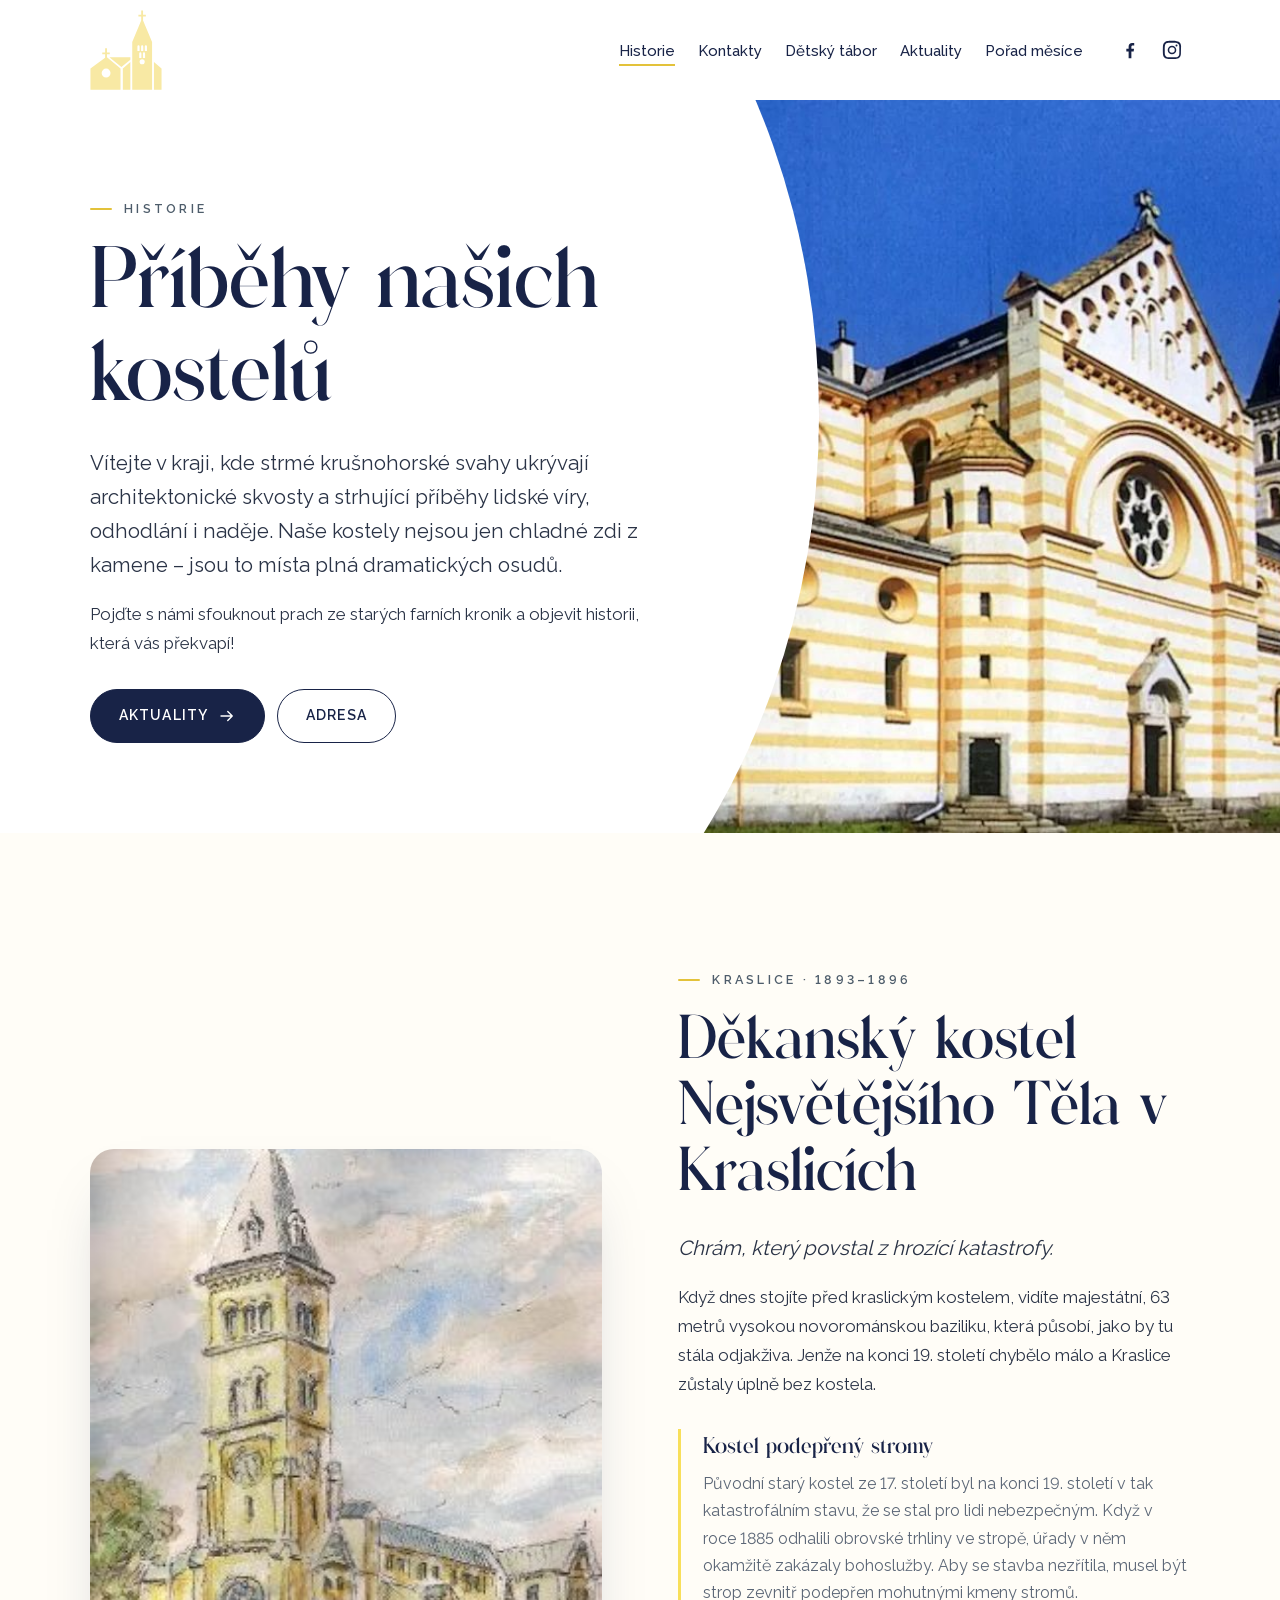
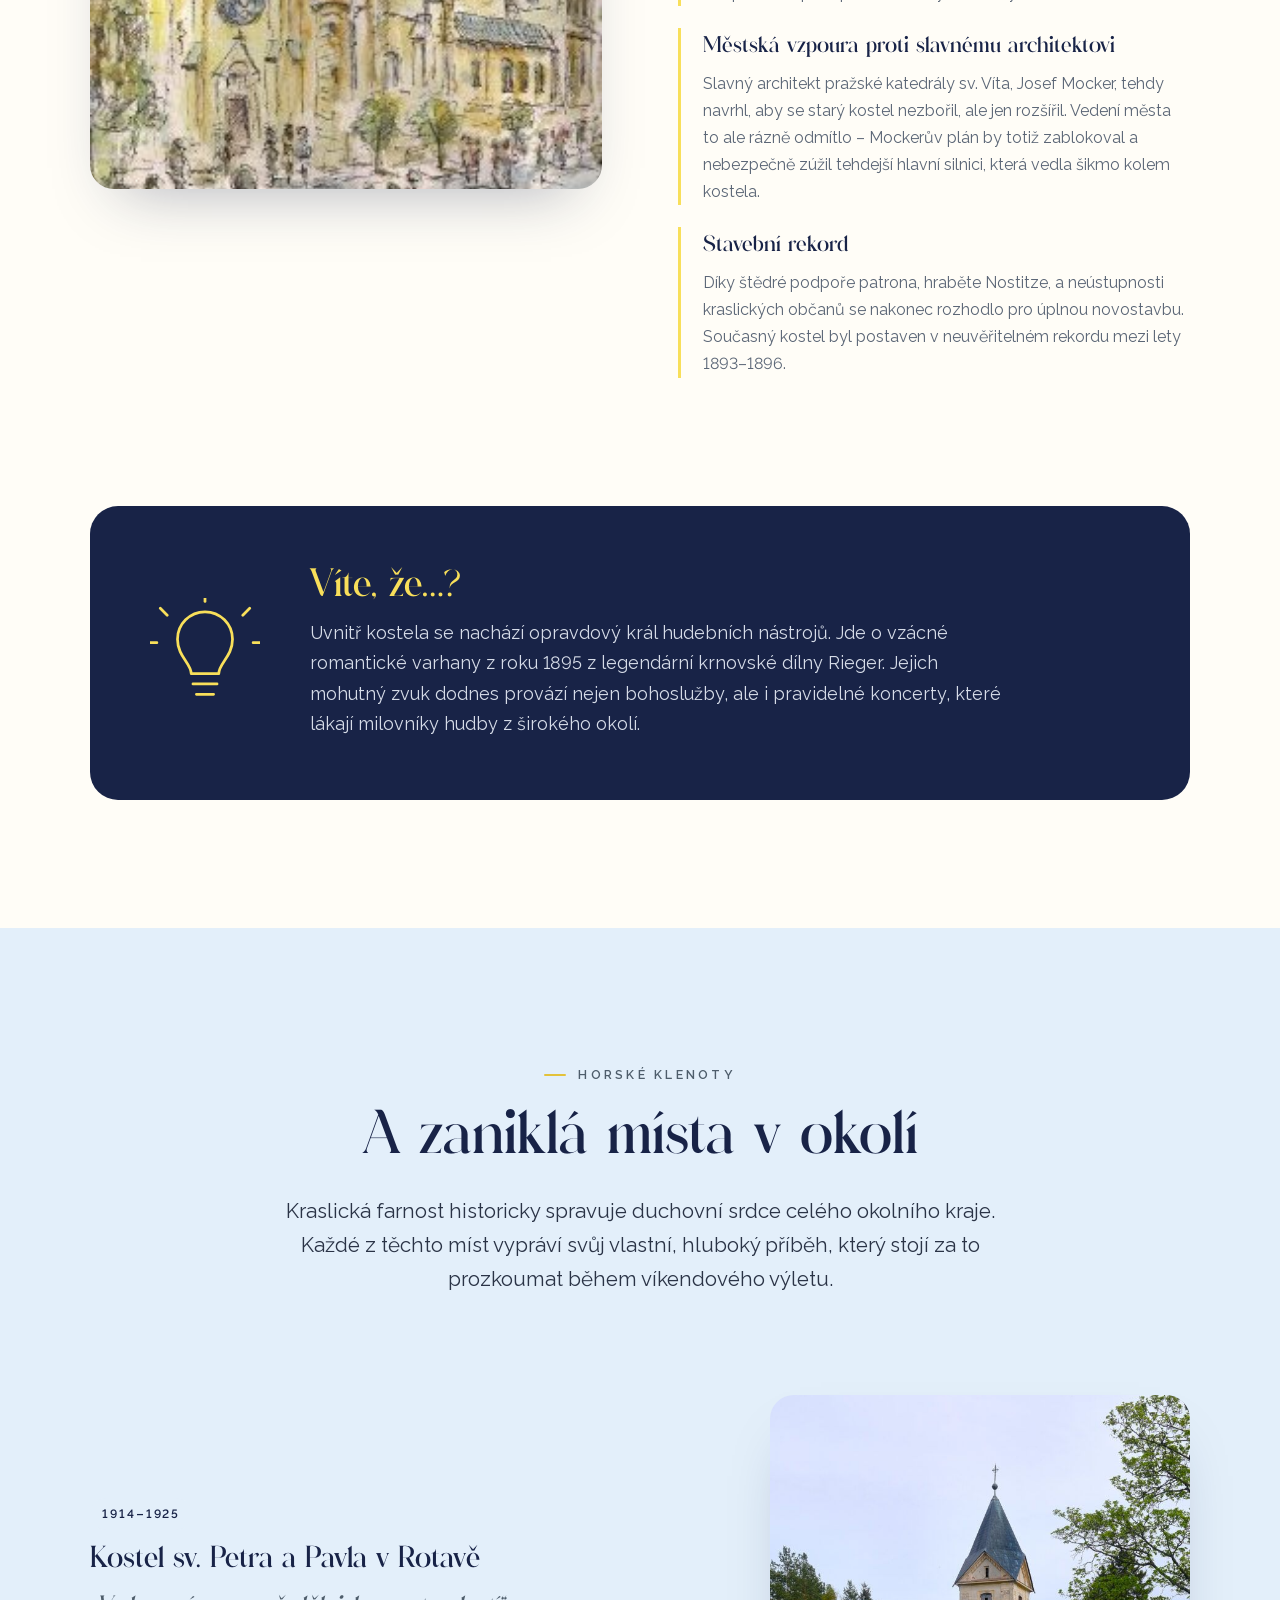
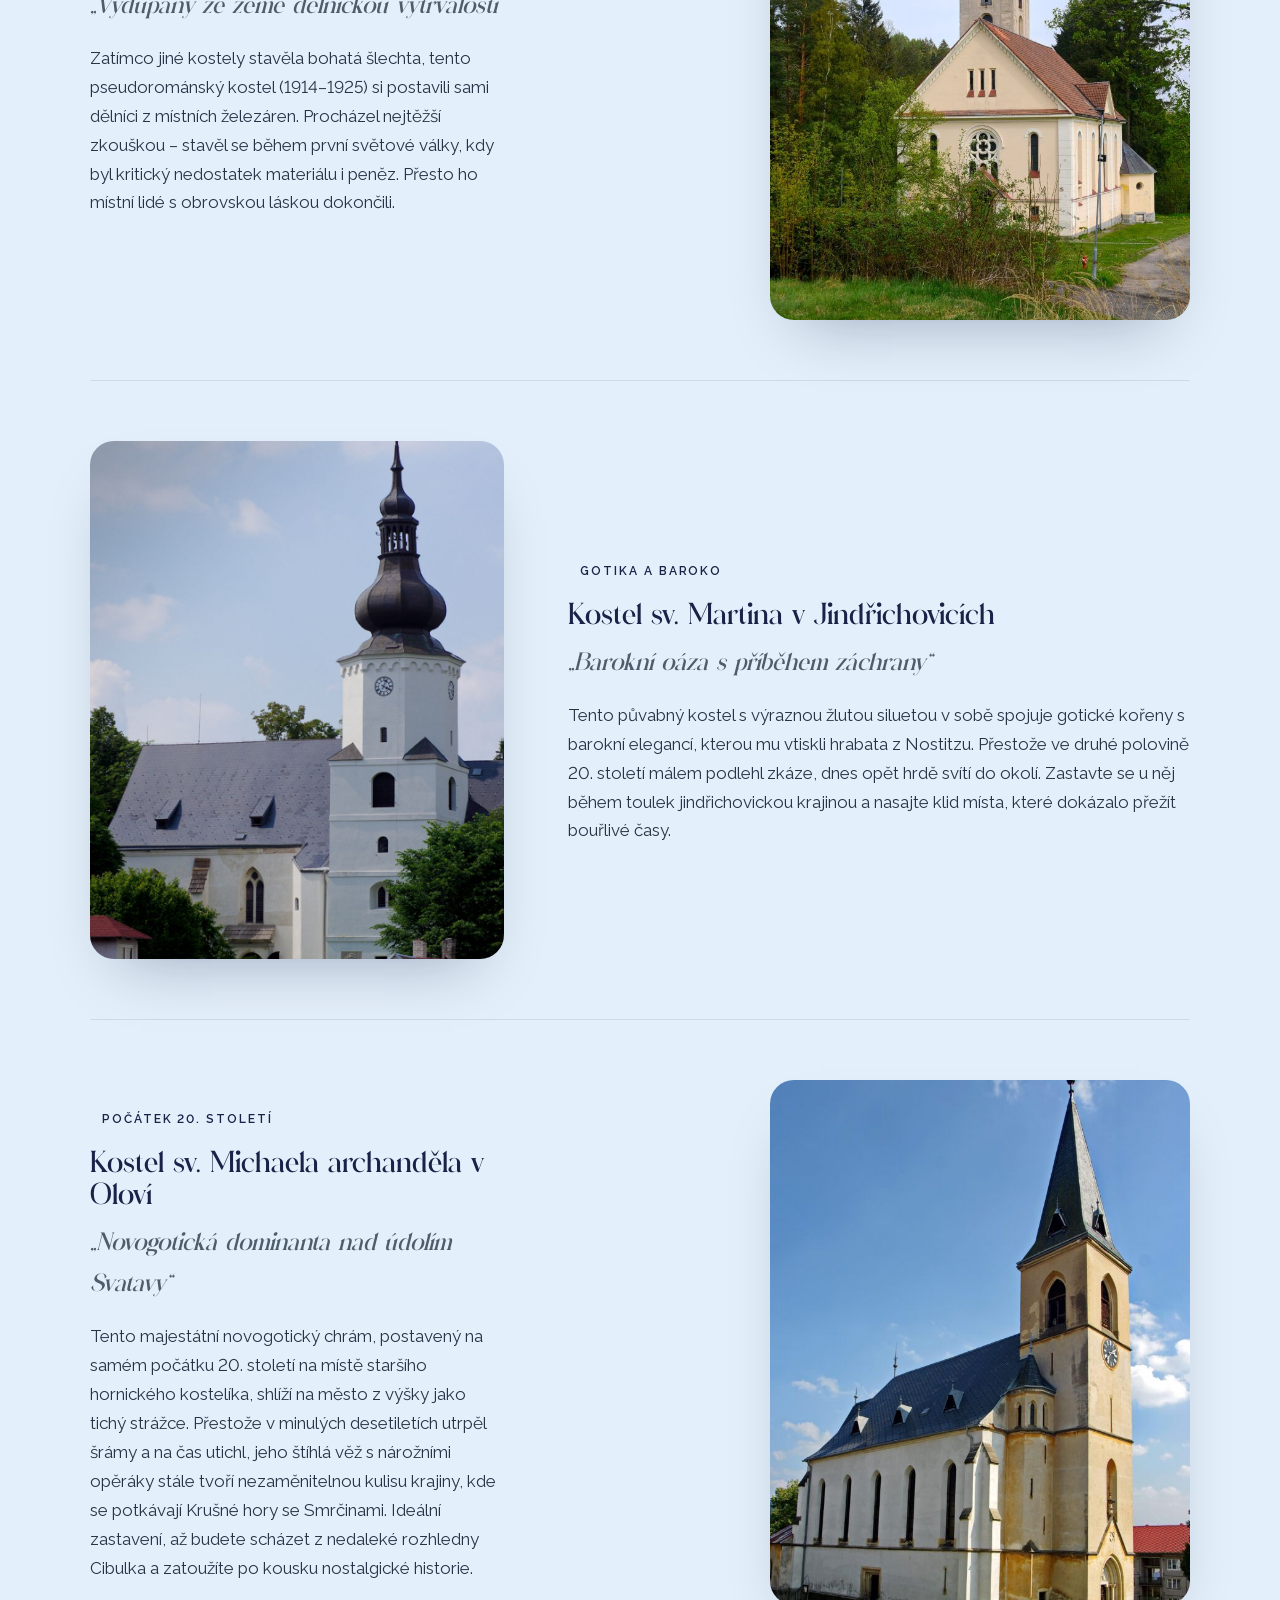
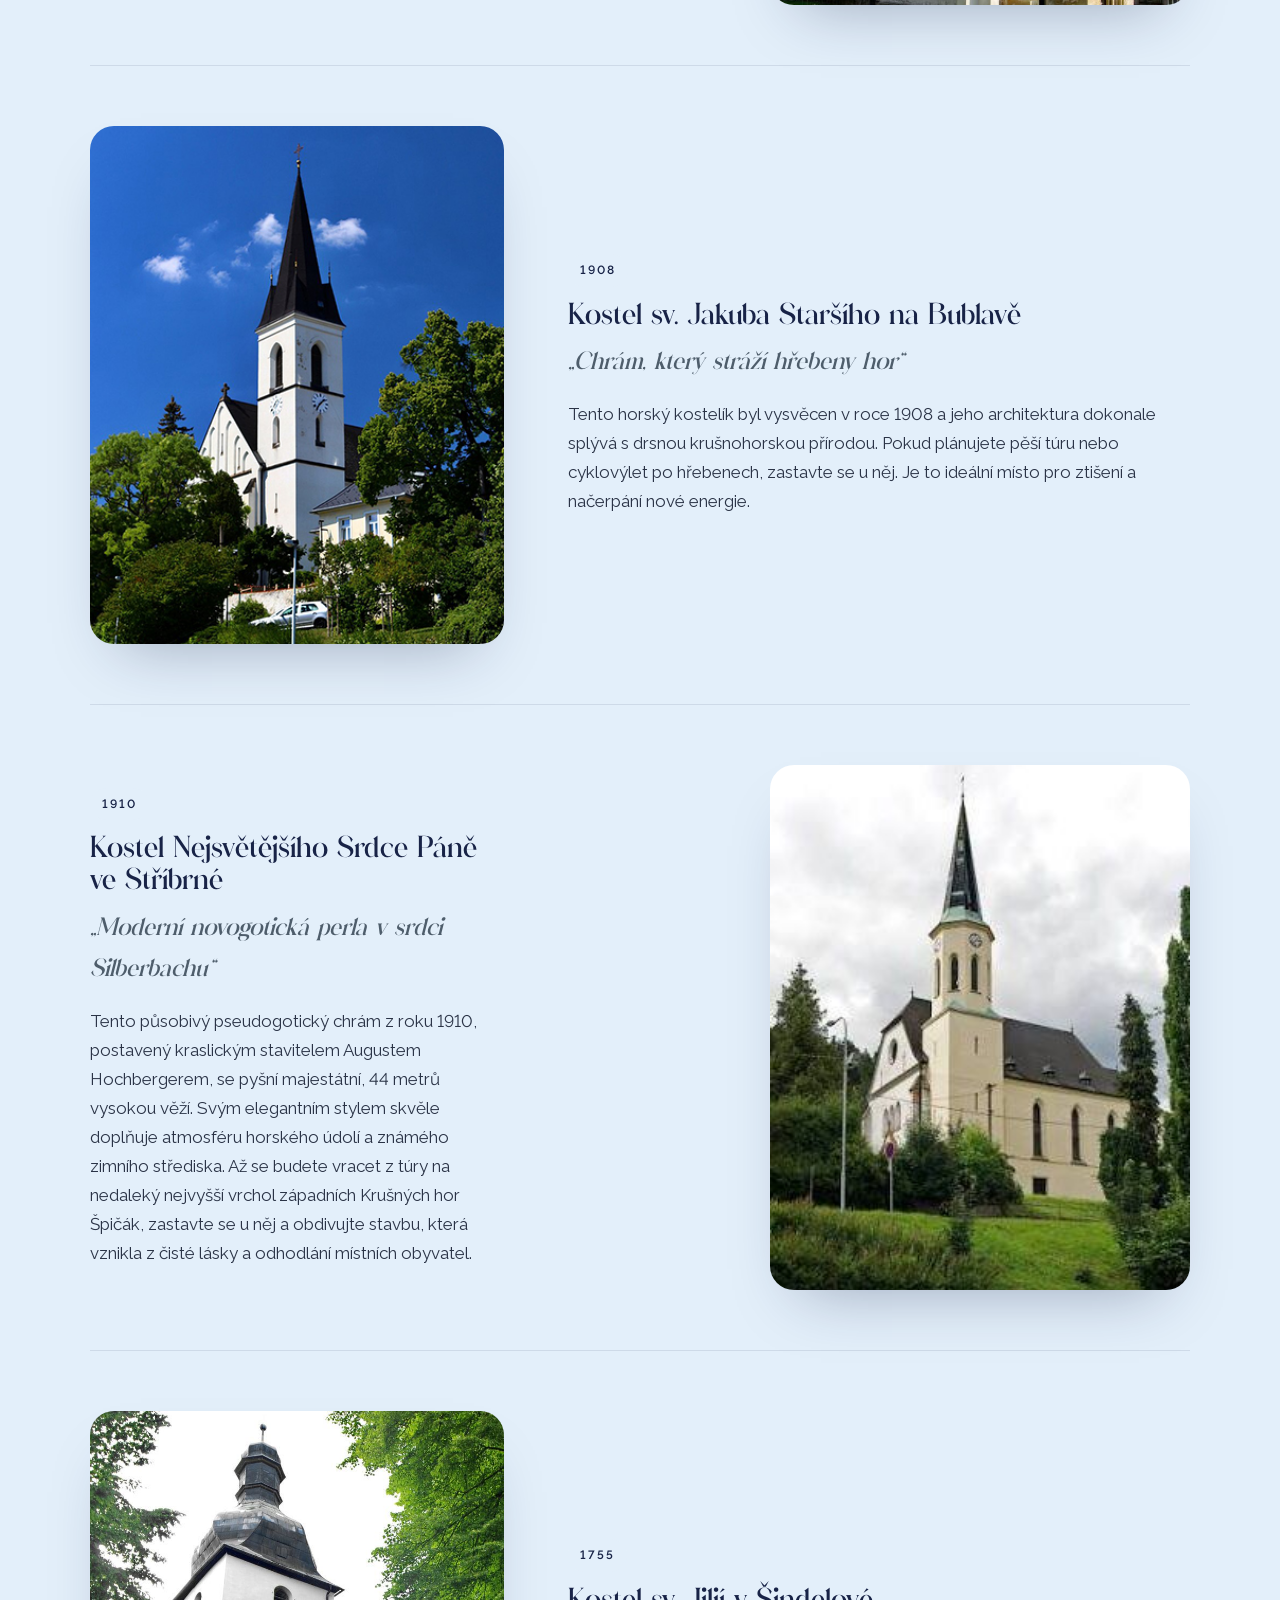
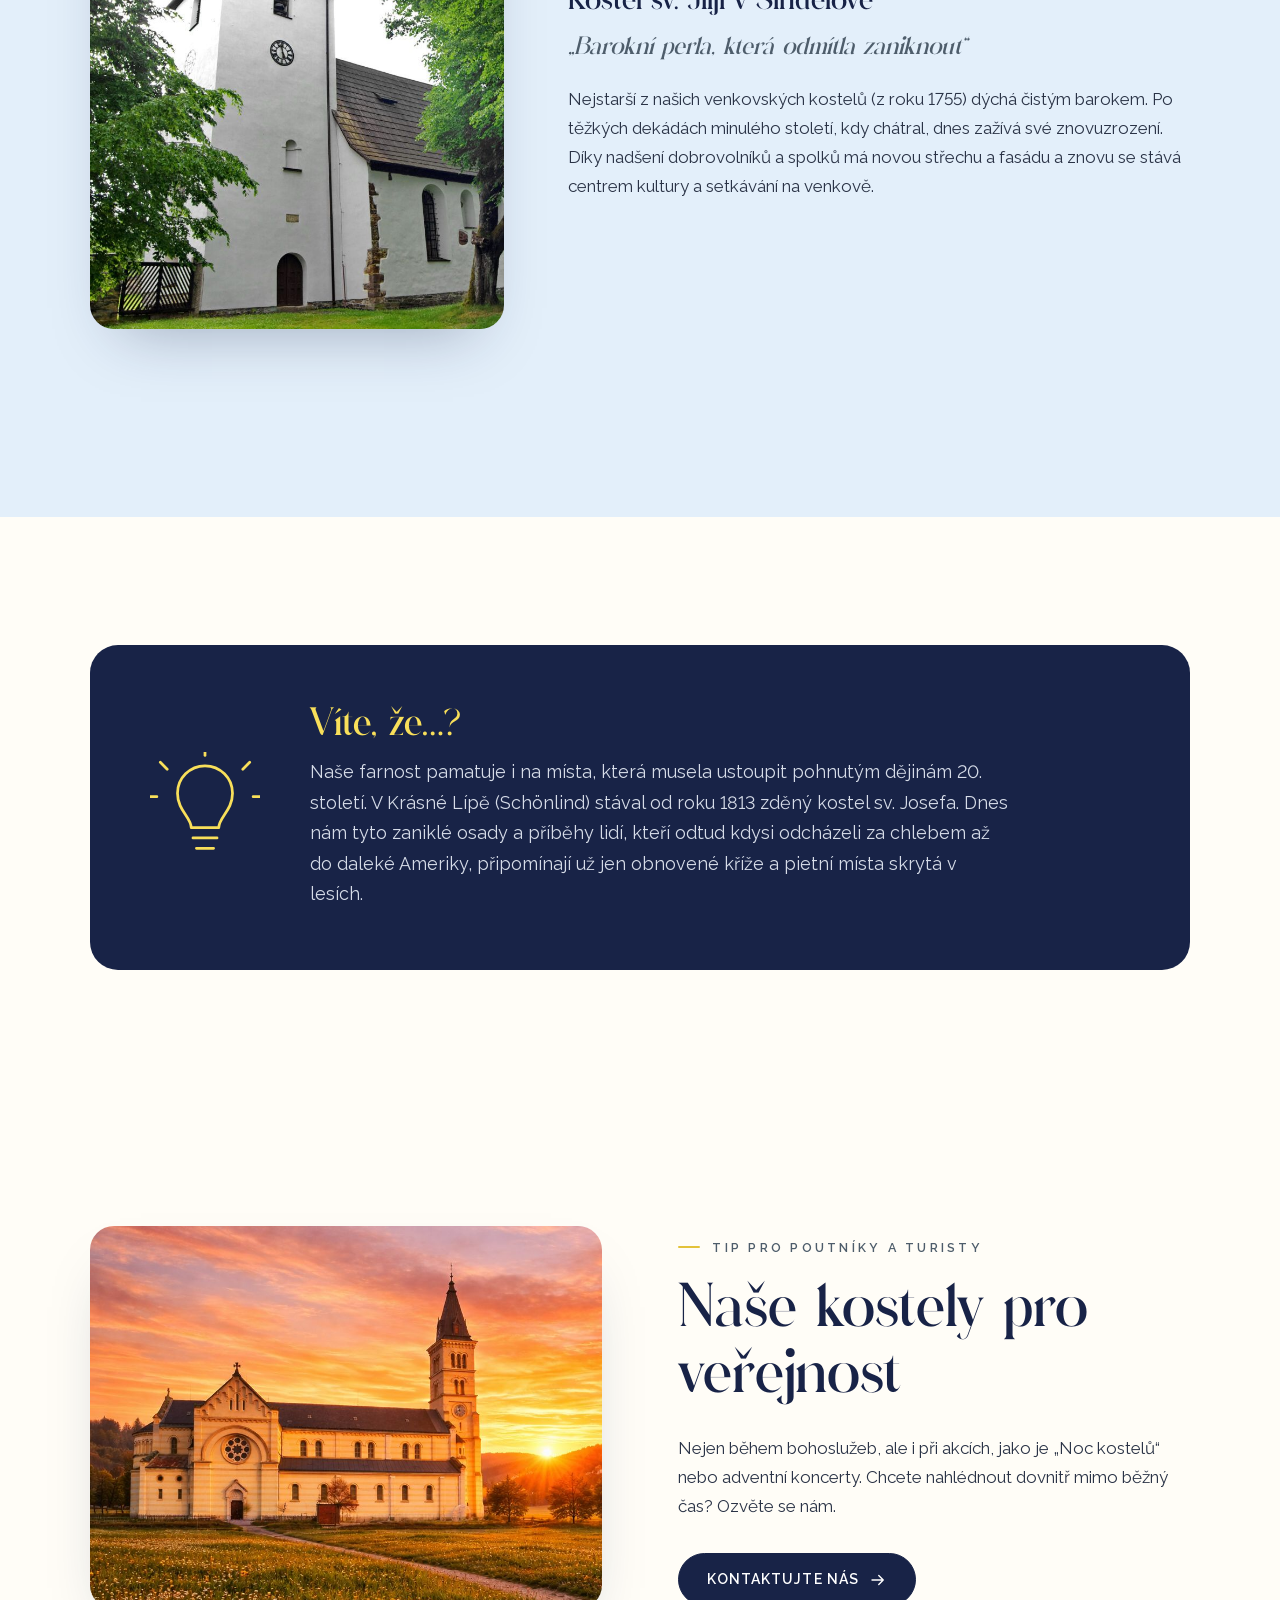
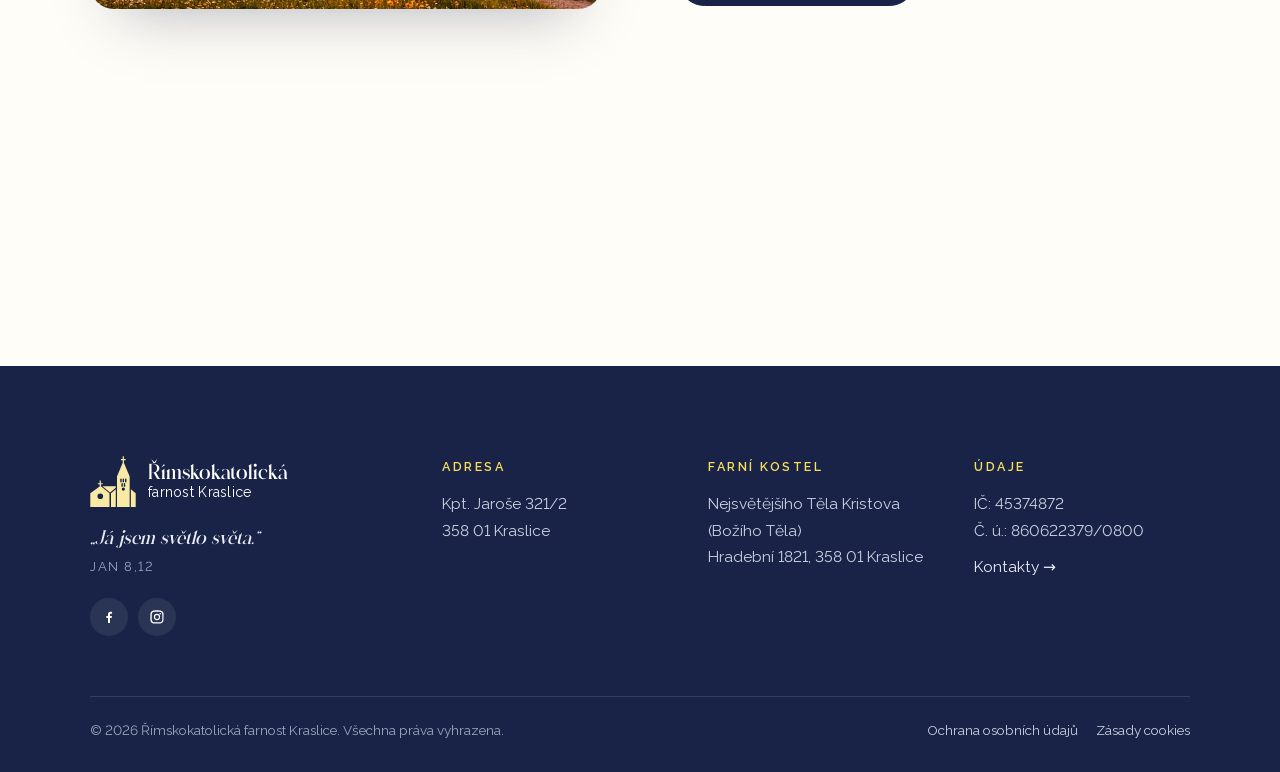
<file: historie.html>
<!doctype html>
<html lang="cs">
<head>
<meta charset="utf-8">
<meta name="viewport" content="width=device-width,initial-scale=1">
<title>Historie – Římskokatolická farnost Kraslice</title>
<meta name="description" content="Příběhy kostelů na Kraslicku: Kraslice, Rotava, Jindřichovice, Oloví, Bublava, Stříbrná, Šindelová.">
<meta property="og:title" content="Historie – Římskokatolická farnost Kraslice">
<meta property="og:description" content="Příběhy kostelů na Kraslicku: Kraslice, Rotava, Jindřichovice, Oloví, Bublava, Stříbrná, Šindelová.">
<meta name="theme-color" content="#E3EFFA">
<link rel="icon" href="assets/favicon.svg" type="image/svg+xml">
<link rel="icon" href="assets/favicon-48.png" sizes="48x48" type="image/png">
<link rel="apple-touch-icon" href="assets/apple-touch-icon.png">
<link rel="preload" href="assets/fonts/Adorage.otf" as="font" type="font/otf" crossorigin>
<link rel="stylesheet" href="style.css">
</head>
<body data-page="historie">
<div id="shapes" aria-hidden="true"></div>
<a class="skip" href="#obsah">Přeskočit na obsah</a>
<header><div class="wrap nav">
  <a class="brand brand-mark" href="index.html" aria-label="Římskokatolická farnost Kraslice – úvod"><svg viewBox="86 40 958 1066" aria-hidden="true"><path fill="#F8E9A4" fill-rule="evenodd" d="M92,1101V817L287,676V630H249V606H287V548H312V606H349V630H312V670L492,817V1101ZM344,670H623V701L504,798ZM523,817L623,733V1101H523ZM648,1101V466L767,179V127H730V103H767V45H792V103H829V127H792V179L912,466V1101ZM937,733L1038,817V1101H937ZM241,879a59,59 0 1,0 118,0a59,59 0 1,0 -118,0ZM717,587V524.5a14.5,14.5 0 0 1 29,0V587ZM766,587V524.5a14.5,14.5 0 0 1 29,0V587ZM815,587V524.5a14.5,14.5 0 0 1 29,0V587ZM741,679V617.5a14.5,14.5 0 0 1 29,0V679ZM790,679V617.5a14.5,14.5 0 0 1 29,0V679ZM746,729a34,34 0 1,0 68,0a34,34 0 1,0 -68,0Z"/></svg></a>
  <nav aria-label="Hlavní menu"><ul id="menu"><li><a href="historie.html" data-page="historie">Historie</a></li><li><a href="kontakty.html" data-page="kontakty">Kontakty</a></li><li><a href="detsky-tabor.html" data-page="tabor">Dětský tábor</a></li><li><a href="aktuality.html" data-page="aktuality">Aktuality</a></li><li><a href="porad-mesice.html" data-page="porad">Pořad měsíce</a></li><li><div class="soc"><a href="https://www.facebook.com/profile.php?id=61595670185263" target="_blank" rel="noopener" aria-label="Facebook"><svg viewBox="0 0 24 24" aria-hidden="true"><path d="M13.5 21v-7.5h2.5l.4-3h-2.9V8.6c0-.9.3-1.5 1.5-1.5h1.6V4.4c-.3 0-1.2-.1-2.3-.1-2.3 0-3.8 1.4-3.8 3.9v2.3H8v3h2.5V21h3z"/></svg></a><a href="https://www.instagram.com/farnostkraslice" target="_blank" rel="noopener" aria-label="Instagram"><svg viewBox="0 0 24 24" aria-hidden="true"><path d="M12 7.3a4.7 4.7 0 1 0 0 9.4 4.7 4.7 0 0 0 0-9.4zm0 7.7a3 3 0 1 1 0-6 3 3 0 0 1 0 6zm6-7.9a1.1 1.1 0 1 1-2.2 0 1.1 1.1 0 0 1 2.2 0zM21.9 8c-.1-1.6-.4-3-1.6-4.2S17.6 2.2 16 2.1C14.3 2 9.7 2 8 2.1c-1.6.1-3 .4-4.2 1.6S2.2 6.4 2.1 8C2 9.7 2 14.3 2.1 16c.1 1.6.4 3 1.6 4.2s2.6 1.5 4.2 1.6c1.7.1 6.3.1 8 0 1.6-.1 3-.4 4.2-1.6s1.5-2.6 1.6-4.2c.1-1.7.1-6.3.2-8zm-2.2 9.8a3.3 3.3 0 0 1-1.8 1.8c-1.3.5-4.3.4-5.8.4s-4.5.1-5.8-.4a3.3 3.3 0 0 1-1.8-1.8c-.5-1.3-.4-4.3-.4-5.8s-.1-4.5.4-5.8a3.3 3.3 0 0 1 1.8-1.8C7.5 4 10.5 4.1 12 4.1s4.5-.1 5.8.4a3.3 3.3 0 0 1 1.8 1.8c.5 1.3.4 4.3.4 5.8s.1 4.5-.3 5.7z"/></svg></a></div></li></ul></nav>
  <button class="burger" aria-label="Menu" aria-expanded="false" aria-controls="menu"><svg viewBox="0 0 24 24"><path d="M4 8h16M4 16h16"/></svg></button>
</div></header>
<main id="obsah">
<section class="page-hero photo-hero" data-line="hero"><div class="wrap page-hero-grid">
  <div>
    <span class="eyebrow">Historie</span>
    <h1>Příběhy našich kostelů</h1>
    <p class="lead">Vítejte v kraji, kde strmé krušnohorské svahy ukrývají architektonické skvosty a strhující příběhy lidské víry, odhodlání i naděje. Naše kostely nejsou jen chladné zdi z kamene – jsou to místa plná dramatických osudů.</p>
    <p>Pojďte s námi sfouknout prach ze starých farních kronik a objevit historii, která vás překvapí!</p>
    <div class="btns"><a class="btn" href="aktuality.html">Aktuality <svg viewBox="0 0 24 24" aria-hidden="true"><path d="M4 12h15M13 6l6 6-6 6"/></svg></a><a class="btn ghost" href="kontakty.html">Adresa</a></div>
  </div>
  <div class="page-hero-img"><img src="assets/img/kraslice-kostel.jpg" alt="Děkanský kostel Nejsvětějšího Těla v Kraslicích"></div>
</div></section>

<section data-line="left"><div class="wrap split rev">
  <div class="reveal">
    <span class="eyebrow">Kraslice · 1893–1896</span>
    <h2>Děkanský kostel Nejsvětějšího Těla v Kraslicích</h2>
    <p class="lead"><em>Chrám, který povstal z hrozící katastrofy.</em></p>
    <p>Když dnes stojíte před kraslickým kostelem, vidíte majestátní, 63 metrů vysokou novorománskou baziliku, která působí, jako by tu stála odjakživa. Jenže na konci 19. století chybělo málo a Kraslice zůstaly úplně bez kostela.</p>
    <div class="facts">
      <div class="fact"><b>Kostel podepřený stromy</b><p>Původní starý kostel ze 17. století byl na konci 19. století v tak katastrofálním stavu, že se stal pro lidi nebezpečným. Když v roce 1885 odhalili obrovské trhliny ve stropě, úřady v něm okamžitě zakázaly bohoslužby. Aby se stavba nezřítila, musel být strop zevnitř podepřen mohutnými kmeny stromů.</p></div>
      <div class="fact"><b>Městská vzpoura proti slavnému architektovi</b><p>Slavný architekt pražské katedrály sv. Víta, Josef Mocker, tehdy navrhl, aby se starý kostel nezbořil, ale jen rozšířil. Vedení města to ale rázně odmítlo – Mockerův plán by totiž zablokoval a nebezpečně zúžil tehdejší hlavní silnici, která vedla šikmo kolem kostela.</p></div>
      <div class="fact"><b>Stavební rekord</b><p>Díky štědré podpoře patrona, hraběte Nostitze, a neústupnosti kraslických občanů se nakonec rozhodlo pro úplnou novostavbu. Současný kostel byl postaven v neuvěřitelném rekordu mezi lety 1893–1896.</p></div>
    </div>
  </div>
  <div class="photo tall reveal d1"><img src="assets/img/kraslice-kresba.jpg" alt="Kresba kostela v Kraslicích" loading="lazy"></div>
</div></section>

<section data-line="right" style="padding-top:0"><div class="wrap">
  <div class="know reveal"><svg viewBox="0 0 64 64" aria-hidden="true"><path d="M24 44c0-6-8-10-8-20a16 16 0 0 1 32 0c0 10-8 14-8 20z"/><path d="M25 50h14M27 56h10"/><line x1="32" y1="2" x2="32" y2="-4"/><path d="M10 10l-4-4M54 10l4-4M4 26H-2M60 26h6"/></svg><div><h3>Víte, že…?</h3><p>Uvnitř kostela se nachází opravdový král hudebních nástrojů. Jde o vzácné romantické varhany z roku 1895 z legendární krnovské dílny Rieger. Jejich mohutný zvuk dodnes provází nejen bohoslužby, ale i pravidelné koncerty, které lákají milovníky hudby z širokého okolí.</p></div></div>
</div></section>

<section class="bg-mist" data-line="left"><div class="wrap">
  <div class="center reveal" style="margin-bottom:clamp(20px,3vw,40px)">
    <span class="eyebrow">Horské klenoty</span>
    <h2>A zaniklá místa v okolí</h2>
    <p class="lead">Kraslická farnost historicky spravuje duchovní srdce celého okolního kraje. Každé z těchto míst vypráví svůj vlastní, hluboký příběh, který stojí za to prozkoumat během víkendového výletu.</p>
  </div>
  <article class="church-row" id="rotava">
    <div class="photo reveal"><img src="assets/img/rotava.jpg" alt="Kostel sv. Petra a Pavla v Rotavě" loading="lazy"></div>
    <div class="reveal d1"><span class="tag">1914–1925</span><h3>Kostel sv. Petra a Pavla v Rotavě</h3><q>Vydupaný ze země dělnickou vytrvalostí</q><p>Zatímco jiné kostely stavěla bohatá šlechta, tento pseudorománský kostel (1914–1925) si postavili sami dělníci z místních železáren. Procházel nejtěžší zkouškou – stavěl se během první světové války, kdy byl kritický nedostatek materiálu i peněz. Přesto ho místní lidé s obrovskou láskou dokončili.</p></div>
  </article><article class="church-row" id="jindrichovice">
    <div class="photo reveal"><img src="assets/img/jindrichovice.jpg" alt="Kostel sv. Martina v Jindřichovicích" loading="lazy"></div>
    <div class="reveal d1"><span class="tag">gotika a baroko</span><h3>Kostel sv. Martina v Jindřichovicích</h3><q>Barokní oáza s příběhem záchrany</q><p>Tento půvabný kostel s výraznou žlutou siluetou v sobě spojuje gotické kořeny s barokní elegancí, kterou mu vtiskli hrabata z Nostitzu. Přestože ve druhé polovině 20. století málem podlehl zkáze, dnes opět hrdě svítí do okolí. Zastavte se u něj během toulek jindřichovickou krajinou a nasajte klid místa, které dokázalo přežít bouřlivé časy.</p></div>
  </article><article class="church-row" id="olovi">
    <div class="photo reveal"><img src="assets/img/olovi.jpg" alt="Kostel sv. Michaela archanděla v Oloví" loading="lazy"></div>
    <div class="reveal d1"><span class="tag">počátek 20. století</span><h3>Kostel sv. Michaela archanděla v Oloví</h3><q>Novogotická dominanta nad údolím Svatavy</q><p>Tento majestátní novogotický chrám, postavený na samém počátku 20. století na místě staršího hornického kostelíka, shlíží na město z výšky jako tichý strážce. Přestože v minulých desetiletích utrpěl šrámy a na čas utichl, jeho štíhlá věž s nárožními opěráky stále tvoří nezaměnitelnou kulisu krajiny, kde se potkávají Krušné hory se Smrčinami. Ideální zastavení, až budete scházet z nedaleké rozhledny Cibulka a zatoužíte po kousku nostalgické historie.</p></div>
  </article><article class="church-row" id="bublava">
    <div class="photo reveal"><img src="assets/img/bublava.jpg" alt="Kostel sv. Jakuba Staršího na Bublavě" loading="lazy"></div>
    <div class="reveal d1"><span class="tag">1908</span><h3>Kostel sv. Jakuba Staršího na Bublavě</h3><q>Chrám, který stráží hřebeny hor</q><p>Tento horský kostelík byl vysvěcen v roce 1908 a jeho architektura dokonale splývá s drsnou krušnohorskou přírodou. Pokud plánujete pěší túru nebo cyklovýlet po hřebenech, zastavte se u něj. Je to ideální místo pro ztišení a načerpání nové energie.</p></div>
  </article><article class="church-row" id="stribrna">
    <div class="photo reveal"><img src="assets/img/stribrna.jpg" alt="Kostel Nejsvětějšího Srdce Páně ve Stříbrné" loading="lazy"></div>
    <div class="reveal d1"><span class="tag">1910</span><h3>Kostel Nejsvětějšího Srdce Páně ve Stříbrné</h3><q>Moderní novogotická perla v srdci Silberbachu</q><p>Tento působivý pseudogotický chrám z roku 1910, postavený kraslickým stavitelem Augustem Hochbergerem, se pyšní majestátní, 44 metrů vysokou věží. Svým elegantním stylem skvěle doplňuje atmosféru horského údolí a známého zimního střediska. Až se budete vracet z túry na nedaleký nejvyšší vrchol západních Krušných hor Špičák, zastavte se u něj a obdivujte stavbu, která vznikla z čisté lásky a odhodlání místních obyvatel.</p></div>
  </article><article class="church-row" id="sindelova">
    <div class="photo reveal"><img src="assets/img/sindelova.jpg" alt="Kostel sv. Jiljí v Šindelové" loading="lazy"></div>
    <div class="reveal d1"><span class="tag">1755</span><h3>Kostel sv. Jiljí v Šindelové</h3><q>Barokní perla, která odmítla zaniknout</q><p>Nejstarší z našich venkovských kostelů (z roku 1755) dýchá čistým barokem. Po těžkých dekádách minulého století, kdy chátral, dnes zažívá své znovuzrození. Díky nadšení dobrovolníků a spolků má novou střechu a fasádu a znovu se stává centrem kultury a setkávání na venkově.</p></div>
  </article>
</div></section>

<section data-line="right"><div class="wrap">
  <div class="know reveal"><svg viewBox="0 0 64 64" aria-hidden="true"><path d="M24 44c0-6-8-10-8-20a16 16 0 0 1 32 0c0 10-8 14-8 20z"/><path d="M25 50h14M27 56h10"/><line x1="32" y1="2" x2="32" y2="-4"/><path d="M10 10l-4-4M54 10l4-4M4 26H-2M60 26h6"/></svg><div><h3>Víte, že…?</h3><p>Naše farnost pamatuje i na místa, která musela ustoupit pohnutým dějinám 20. století. V Krásné Lípě (Schönlind) stával od roku 1813 zděný kostel sv. Josefa. Dnes nám tyto zaniklé osady a příběhy lidí, kteří odtud kdysi odcházeli za chlebem až do daleké Ameriky, připomínají už jen obnovené kříže a pietní místa skrytá v lesích.</p></div></div>
</div></section>

<section data-line="end"><div class="wrap split">
  <div class="photo wide reveal"><img src="assets/img/poutnici.jpg" alt="Kostel při západu slunce" loading="lazy"></div>
  <div class="reveal d1">
    <span class="eyebrow">Tip pro poutníky a turisty</span>
    <h2>Naše kostely pro veřejnost</h2>
    <p>Nejen během bohoslužeb, ale i při akcích, jako je „Noc kostelů“ nebo adventní koncerty. Chcete nahlédnout dovnitř mimo běžný čas? Ozvěte se nám.</p>
    <div class="btns"><a class="btn" href="kontakty.html">Kontaktujte nás <svg viewBox="0 0 24 24" aria-hidden="true"><path d="M4 12h15M13 6l6 6-6 6"/></svg></a></div>
  </div>
</div>
  <div class="church-spot" aria-hidden="true"></div>
</section>
</main>
<footer><div class="wrap">
  <div class="foot">
    <div>
      <a class="brand" href="index.html"><svg viewBox="86 40 958 1066" aria-hidden="true"><path fill="#F8E9A4" fill-rule="evenodd" d="M92,1101V817L287,676V630H249V606H287V548H312V606H349V630H312V670L492,817V1101ZM344,670H623V701L504,798ZM523,817L623,733V1101H523ZM648,1101V466L767,179V127H730V103H767V45H792V103H829V127H792V179L912,466V1101ZM937,733L1038,817V1101H937ZM241,879a59,59 0 1,0 118,0a59,59 0 1,0 -118,0ZM717,587V524.5a14.5,14.5 0 0 1 29,0V587ZM766,587V524.5a14.5,14.5 0 0 1 29,0V587ZM815,587V524.5a14.5,14.5 0 0 1 29,0V587ZM741,679V617.5a14.5,14.5 0 0 1 29,0V679ZM790,679V617.5a14.5,14.5 0 0 1 29,0V679ZM746,729a34,34 0 1,0 68,0a34,34 0 1,0 -68,0Z"/></svg><span><b>Římskokatolická</b><small>farnost Kraslice</small></span></a>
      <p class="foot-verse">„Já jsem světlo světa.“ <br><small style="font-family:var(--sans);font-style:normal;font-size:13px;letter-spacing:.12em;text-transform:uppercase;color:#9AA6BC">Jan 8,12</small></p>
      <div class="soc"><a href="https://www.facebook.com/profile.php?id=61595670185263" target="_blank" rel="noopener" aria-label="Facebook"><svg viewBox="0 0 24 24" aria-hidden="true"><path d="M13.5 21v-7.5h2.5l.4-3h-2.9V8.6c0-.9.3-1.5 1.5-1.5h1.6V4.4c-.3 0-1.2-.1-2.3-.1-2.3 0-3.8 1.4-3.8 3.9v2.3H8v3h2.5V21h3z"/></svg></a><a href="https://www.instagram.com/farnostkraslice" target="_blank" rel="noopener" aria-label="Instagram"><svg viewBox="0 0 24 24" aria-hidden="true"><path d="M12 7.3a4.7 4.7 0 1 0 0 9.4 4.7 4.7 0 0 0 0-9.4zm0 7.7a3 3 0 1 1 0-6 3 3 0 0 1 0 6zm6-7.9a1.1 1.1 0 1 1-2.2 0 1.1 1.1 0 0 1 2.2 0zM21.9 8c-.1-1.6-.4-3-1.6-4.2S17.6 2.2 16 2.1C14.3 2 9.7 2 8 2.1c-1.6.1-3 .4-4.2 1.6S2.2 6.4 2.1 8C2 9.7 2 14.3 2.1 16c.1 1.6.4 3 1.6 4.2s2.6 1.5 4.2 1.6c1.7.1 6.3.1 8 0 1.6-.1 3-.4 4.2-1.6s1.5-2.6 1.6-4.2c.1-1.7.1-6.3.2-8zm-2.2 9.8a3.3 3.3 0 0 1-1.8 1.8c-1.3.5-4.3.4-5.8.4s-4.5.1-5.8-.4a3.3 3.3 0 0 1-1.8-1.8c-.5-1.3-.4-4.3-.4-5.8s-.1-4.5.4-5.8a3.3 3.3 0 0 1 1.8-1.8C7.5 4 10.5 4.1 12 4.1s4.5-.1 5.8.4a3.3 3.3 0 0 1 1.8 1.8c.5 1.3.4 4.3.4 5.8s.1 4.5-.3 5.7z"/></svg></a></div>
    </div>
    <div><h4>Adresa</h4><p>Kpt. Jaroše 321/2<br>358 01 Kraslice</p></div>
    <div><h4>Farní kostel</h4><p>Nejsvětějšího Těla Kristova (Božího Těla)<br>Hradební 1821, 358 01 Kraslice</p></div>
    <div><h4>Údaje</h4><p>IČ: 45374872<br>Č. ú.: 860622379/0800</p><p style="margin-top:10px"><a href="kontakty.html">Kontakty →</a></p></div>
  </div>
  <div class="foot-bottom"><span>© 2026 Římskokatolická farnost Kraslice. Všechna práva vyhrazena.</span><span class="foot-legal"><a href="ochrana-osobnich-udaju.html">Ochrana osobních údajů</a><a href="cookies.html">Zásady cookies</a></span></div>
</div></footer>
<script src="main.js"></script>
</body>
</html>
</file>
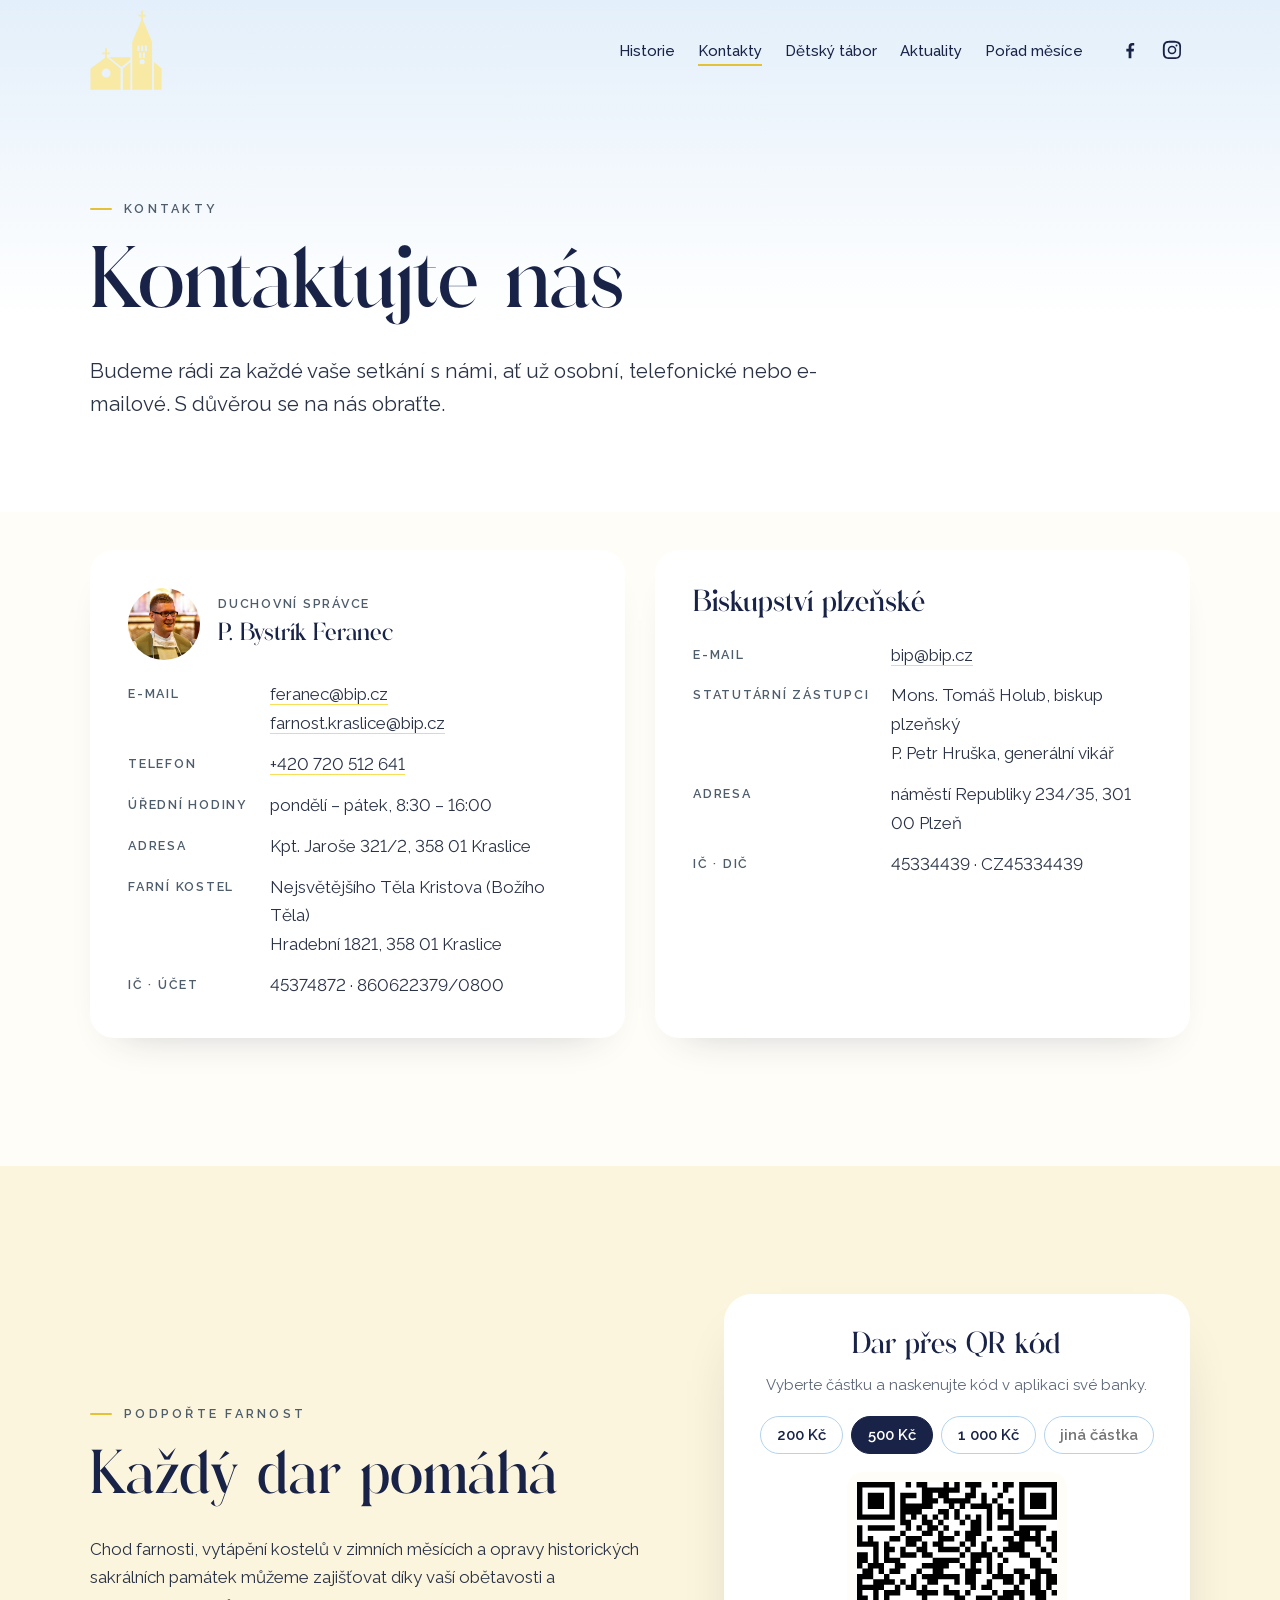
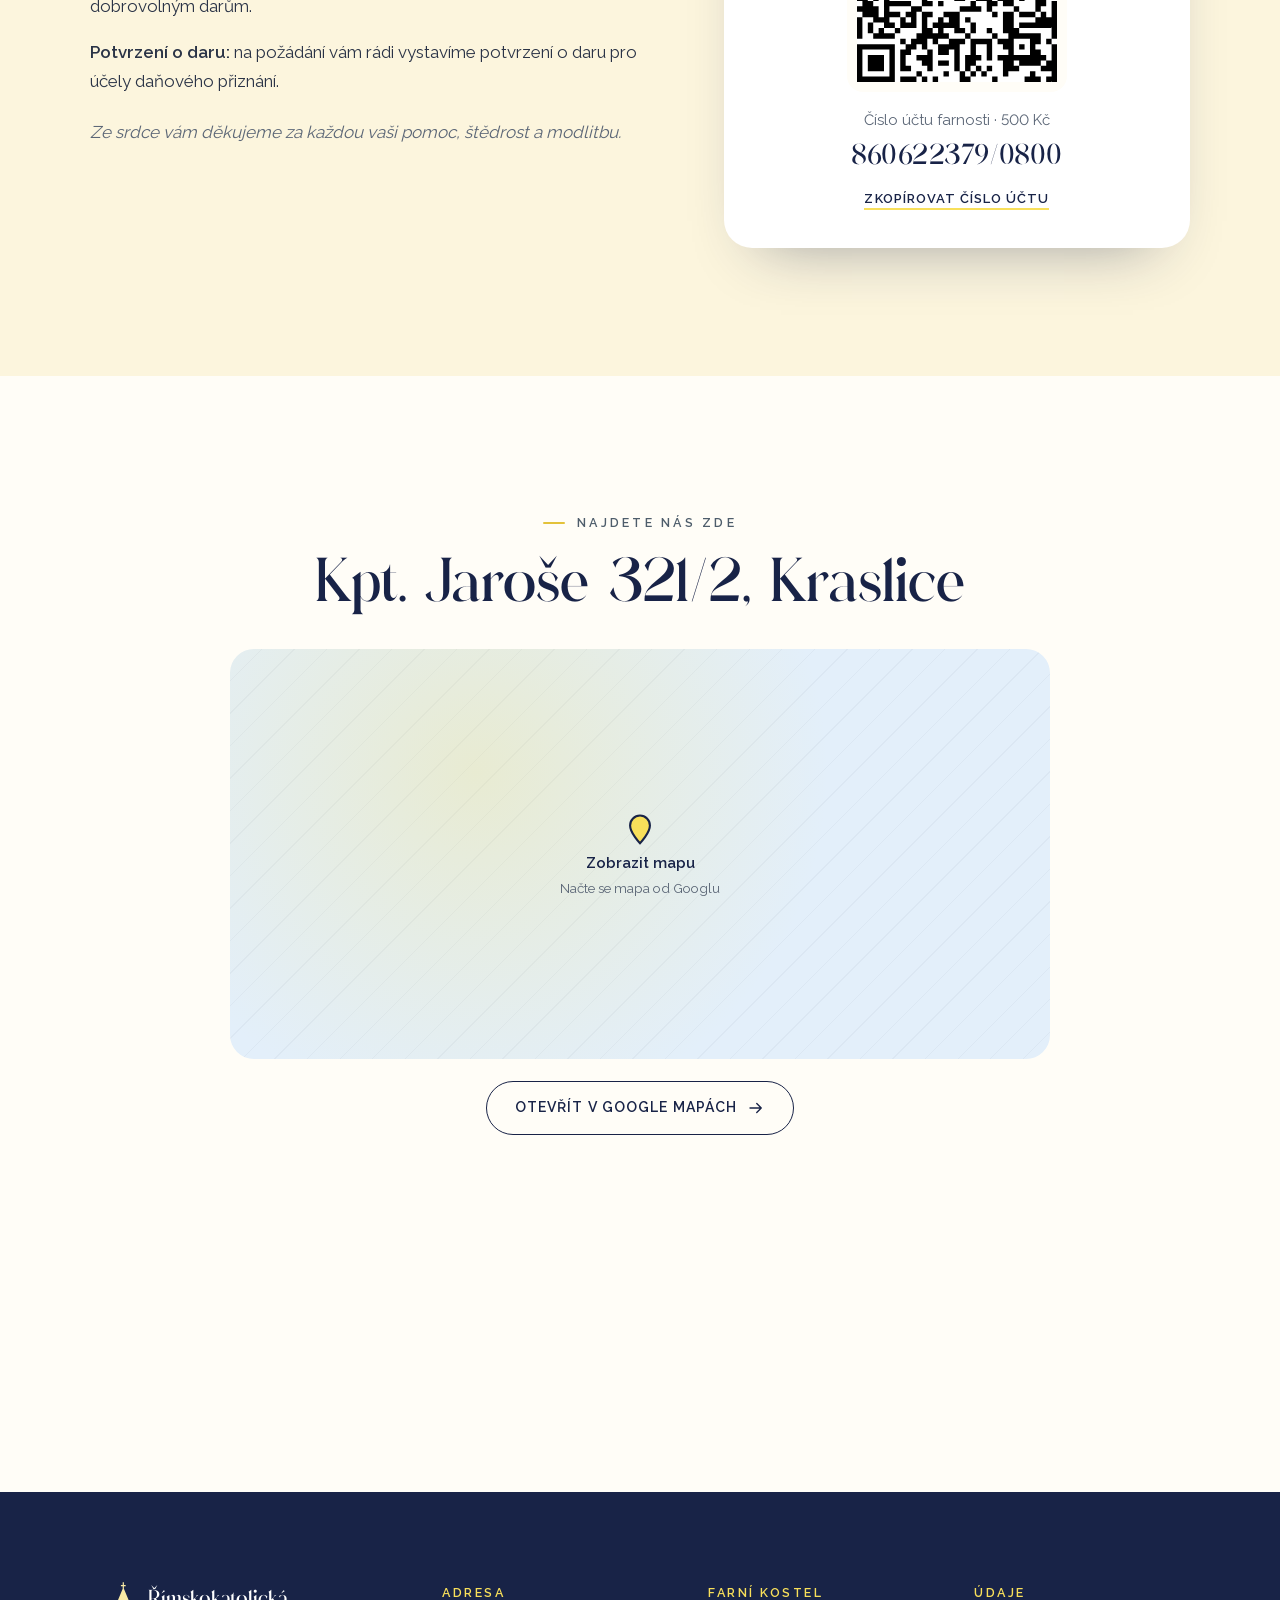
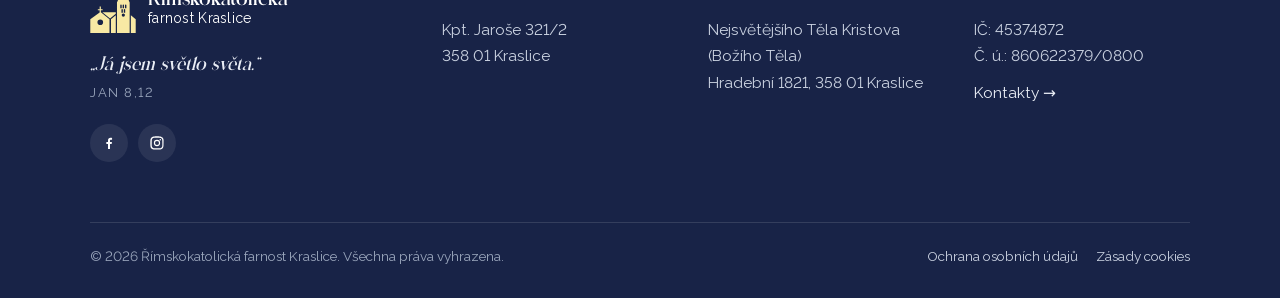
<file: kontakty.html>
<!doctype html>
<html lang="cs">
<head>
<meta charset="utf-8">
<meta name="viewport" content="width=device-width,initial-scale=1">
<title>Kontakty – Římskokatolická farnost Kraslice</title>
<meta name="description" content="Kontakt na farnost Kraslice a duchovního správce P. Bystríka Ferance.">
<meta property="og:title" content="Kontakty – Římskokatolická farnost Kraslice">
<meta property="og:description" content="Kontakt na farnost Kraslice a duchovního správce P. Bystríka Ferance.">
<meta name="theme-color" content="#E3EFFA">
<link rel="icon" href="assets/favicon.svg" type="image/svg+xml">
<link rel="icon" href="assets/favicon-48.png" sizes="48x48" type="image/png">
<link rel="apple-touch-icon" href="assets/apple-touch-icon.png">
<link rel="preload" href="assets/fonts/Adorage.otf" as="font" type="font/otf" crossorigin>
<link rel="stylesheet" href="style.css">
</head>
<body data-page="kontakty">
<div id="shapes" aria-hidden="true"></div>
<a class="skip" href="#obsah">Přeskočit na obsah</a>
<header><div class="wrap nav">
  <a class="brand brand-mark" href="index.html" aria-label="Římskokatolická farnost Kraslice – úvod"><svg viewBox="86 40 958 1066" aria-hidden="true"><path fill="#F8E9A4" fill-rule="evenodd" d="M92,1101V817L287,676V630H249V606H287V548H312V606H349V630H312V670L492,817V1101ZM344,670H623V701L504,798ZM523,817L623,733V1101H523ZM648,1101V466L767,179V127H730V103H767V45H792V103H829V127H792V179L912,466V1101ZM937,733L1038,817V1101H937ZM241,879a59,59 0 1,0 118,0a59,59 0 1,0 -118,0ZM717,587V524.5a14.5,14.5 0 0 1 29,0V587ZM766,587V524.5a14.5,14.5 0 0 1 29,0V587ZM815,587V524.5a14.5,14.5 0 0 1 29,0V587ZM741,679V617.5a14.5,14.5 0 0 1 29,0V679ZM790,679V617.5a14.5,14.5 0 0 1 29,0V679ZM746,729a34,34 0 1,0 68,0a34,34 0 1,0 -68,0Z"/></svg></a>
  <nav aria-label="Hlavní menu"><ul id="menu"><li><a href="historie.html" data-page="historie">Historie</a></li><li><a href="kontakty.html" data-page="kontakty">Kontakty</a></li><li><a href="detsky-tabor.html" data-page="tabor">Dětský tábor</a></li><li><a href="aktuality.html" data-page="aktuality">Aktuality</a></li><li><a href="porad-mesice.html" data-page="porad">Pořad měsíce</a></li><li><div class="soc"><a href="https://www.facebook.com/profile.php?id=61595670185263" target="_blank" rel="noopener" aria-label="Facebook"><svg viewBox="0 0 24 24" aria-hidden="true"><path d="M13.5 21v-7.5h2.5l.4-3h-2.9V8.6c0-.9.3-1.5 1.5-1.5h1.6V4.4c-.3 0-1.2-.1-2.3-.1-2.3 0-3.8 1.4-3.8 3.9v2.3H8v3h2.5V21h3z"/></svg></a><a href="https://www.instagram.com/farnostkraslice" target="_blank" rel="noopener" aria-label="Instagram"><svg viewBox="0 0 24 24" aria-hidden="true"><path d="M12 7.3a4.7 4.7 0 1 0 0 9.4 4.7 4.7 0 0 0 0-9.4zm0 7.7a3 3 0 1 1 0-6 3 3 0 0 1 0 6zm6-7.9a1.1 1.1 0 1 1-2.2 0 1.1 1.1 0 0 1 2.2 0zM21.9 8c-.1-1.6-.4-3-1.6-4.2S17.6 2.2 16 2.1C14.3 2 9.7 2 8 2.1c-1.6.1-3 .4-4.2 1.6S2.2 6.4 2.1 8C2 9.7 2 14.3 2.1 16c.1 1.6.4 3 1.6 4.2s2.6 1.5 4.2 1.6c1.7.1 6.3.1 8 0 1.6-.1 3-.4 4.2-1.6s1.5-2.6 1.6-4.2c.1-1.7.1-6.3.2-8zm-2.2 9.8a3.3 3.3 0 0 1-1.8 1.8c-1.3.5-4.3.4-5.8.4s-4.5.1-5.8-.4a3.3 3.3 0 0 1-1.8-1.8c-.5-1.3-.4-4.3-.4-5.8s-.1-4.5.4-5.8a3.3 3.3 0 0 1 1.8-1.8C7.5 4 10.5 4.1 12 4.1s4.5-.1 5.8.4a3.3 3.3 0 0 1 1.8 1.8c.5 1.3.4 4.3.4 5.8s.1 4.5-.3 5.7z"/></svg></a></div></li></ul></nav>
  <button class="burger" aria-label="Menu" aria-expanded="false" aria-controls="menu"><svg viewBox="0 0 24 24"><path d="M4 8h16M4 16h16"/></svg></button>
</div></header>
<main id="obsah">
<section class="page-hero" data-line="hero"><div class="wrap">
  <span class="eyebrow">Kontakty</span>
  <h1>Kontaktujte nás</h1>
  <p class="lead">Budeme rádi za každé vaše setkání s námi, ať už osobní, telefonické nebo e-mailové. S důvěrou se na nás obraťte.</p>
</div></section>

<section data-line="right" style="padding-top:clamp(20px,3vw,40px)"><div class="wrap contact-grid">
  <div class="cbox reveal">
    <div class="priest" style="margin:0;box-shadow:none;padding:0"><img src="assets/img/bystrik.jpg" alt="P. Bystrík Feranec" width="72" height="72"><div><small>Duchovní správce</small><b>P. Bystrík Feranec</b></div></div>
    <dl>
      <dt>E-mail</dt><dd><a href="mailto:feranec@bip.cz">feranec@bip.cz</a><br><a href="mailto:farnost.kraslice@bip.cz">farnost.kraslice@bip.cz</a></dd>
      <dt>Telefon</dt><dd><a href="tel:+420720512641">+420 720 512 641</a></dd>
      <dt>Úřední hodiny</dt><dd>pondělí – pátek, 8:30 – 16:00</dd>
      <dt>Adresa</dt><dd>Kpt. Jaroše 321/2, 358 01 Kraslice</dd>
      <dt>Farní kostel</dt><dd>Nejsvětějšího Těla Kristova (Božího Těla)<br>Hradební 1821, 358 01 Kraslice</dd>
      <dt>IČ · účet</dt><dd>45374872 · 860622379/0800</dd>
    </dl>
  </div>
  <div class="cbox reveal d1">
    <h3>Biskupství plzeňské</h3>
    <dl>
      <dt>E-mail</dt><dd><a href="mailto:bip@bip.cz">bip@bip.cz</a></dd>
      <dt>Statutární zástupci</dt><dd>Mons. Tomáš Holub, biskup plzeňský<br>P. Petr Hruška, generální vikář</dd>
      <dt>Adresa</dt><dd>náměstí Republiky 234/35, 301 00 Plzeň</dd>
      <dt>IČ · DIČ</dt><dd>45334439 · CZ45334439</dd>
    </dl>
  </div>
</div></section>

<section class="bg-cream" data-line="left"><div class="wrap give">
  <div class="reveal">
    <span class="eyebrow">Podpořte farnost</span>
    <h2>Každý dar pomáhá</h2>
    <p>Chod farnosti, vytápění kostelů v zimních měsících a opravy historických sakrálních památek můžeme zajišťovat díky vaší obětavosti a dobrovolným darům.</p>
    <p><b>Potvrzení o daru:</b> na požádání vám rádi vystavíme potvrzení o daru pro účely daňového přiznání.</p>
    <p class="muted" style="margin-top:22px;font-style:italic">Ze srdce vám děkujeme za každou vaši pomoc, štědrost a modlitbu.</p>
  </div>
  <div class="give-box reveal d1">
    <h3>Dar přes QR kód</h3>
    <p class="muted" style="font-size:15px;margin:0 auto 18px">Vyberte částku a naskenujte kód v aplikaci své banky.</p>
    <div class="amounts" role="group" aria-label="Částka daru">
      <button type="button" data-am="200" aria-pressed="false">200 Kč</button>
      <button type="button" data-am="500" aria-pressed="true">500 Kč</button>
      <button type="button" data-am="1000" aria-pressed="false">1 000 Kč</button>
      <input id="own" inputmode="numeric" placeholder="jiná částka" aria-label="Jiná částka v Kč">
    </div>
    <div id="qr" aria-label="QR kód pro platbu"></div>
    <p class="acct">Číslo účtu farnosti · <span id="qr-amount">500 Kč</span><strong>860622379/0800</strong><button class="copy" type="button" data-copy="860622379/0800">Zkopírovat číslo účtu</button></p>
  </div>
</div></section>

<section data-line="end"><div class="wrap">
  <div class="center reveal"><span class="eyebrow">Najdete nás zde</span><h2>Kpt. Jaroše 321/2, Kraslice</h2></div>
  <div class="map reveal"><button class="map-load" type="button" data-src="https://www.google.com/maps?q=Kpt.+Jaro%C5%A1e+321%2F2,+358+01+Kraslice&output=embed"><svg viewBox="0 0 24 24" aria-hidden="true"><path d="M12 22s7-7.2 7-12.5A7 7 0 0 0 5 9.5C5 14.8 12 22 12 22z"/></svg>Zobrazit mapu<small>Načte se mapa od Googlu</small></button></div>
  <div class="center" style="margin-top:22px"><a class="btn ghost" href="https://www.google.com/maps/search/?api=1&amp;query=Kpt.+Jaro%C5%A1e+321%2F2,+358+01+Kraslice" target="_blank" rel="noopener">Otevřít v Google Mapách <svg viewBox="0 0 24 24" aria-hidden="true"><path d="M4 12h15M13 6l6 6-6 6"/></svg></a></div>
</div>
  <div class="church-spot" aria-hidden="true"></div>
</section>
</main>
<footer><div class="wrap">
  <div class="foot">
    <div>
      <a class="brand" href="index.html"><svg viewBox="86 40 958 1066" aria-hidden="true"><path fill="#F8E9A4" fill-rule="evenodd" d="M92,1101V817L287,676V630H249V606H287V548H312V606H349V630H312V670L492,817V1101ZM344,670H623V701L504,798ZM523,817L623,733V1101H523ZM648,1101V466L767,179V127H730V103H767V45H792V103H829V127H792V179L912,466V1101ZM937,733L1038,817V1101H937ZM241,879a59,59 0 1,0 118,0a59,59 0 1,0 -118,0ZM717,587V524.5a14.5,14.5 0 0 1 29,0V587ZM766,587V524.5a14.5,14.5 0 0 1 29,0V587ZM815,587V524.5a14.5,14.5 0 0 1 29,0V587ZM741,679V617.5a14.5,14.5 0 0 1 29,0V679ZM790,679V617.5a14.5,14.5 0 0 1 29,0V679ZM746,729a34,34 0 1,0 68,0a34,34 0 1,0 -68,0Z"/></svg><span><b>Římskokatolická</b><small>farnost Kraslice</small></span></a>
      <p class="foot-verse">„Já jsem světlo světa.“ <br><small style="font-family:var(--sans);font-style:normal;font-size:13px;letter-spacing:.12em;text-transform:uppercase;color:#9AA6BC">Jan 8,12</small></p>
      <div class="soc"><a href="https://www.facebook.com/profile.php?id=61595670185263" target="_blank" rel="noopener" aria-label="Facebook"><svg viewBox="0 0 24 24" aria-hidden="true"><path d="M13.5 21v-7.5h2.5l.4-3h-2.9V8.6c0-.9.3-1.5 1.5-1.5h1.6V4.4c-.3 0-1.2-.1-2.3-.1-2.3 0-3.8 1.4-3.8 3.9v2.3H8v3h2.5V21h3z"/></svg></a><a href="https://www.instagram.com/farnostkraslice" target="_blank" rel="noopener" aria-label="Instagram"><svg viewBox="0 0 24 24" aria-hidden="true"><path d="M12 7.3a4.7 4.7 0 1 0 0 9.4 4.7 4.7 0 0 0 0-9.4zm0 7.7a3 3 0 1 1 0-6 3 3 0 0 1 0 6zm6-7.9a1.1 1.1 0 1 1-2.2 0 1.1 1.1 0 0 1 2.2 0zM21.9 8c-.1-1.6-.4-3-1.6-4.2S17.6 2.2 16 2.1C14.3 2 9.7 2 8 2.1c-1.6.1-3 .4-4.2 1.6S2.2 6.4 2.1 8C2 9.7 2 14.3 2.1 16c.1 1.6.4 3 1.6 4.2s2.6 1.5 4.2 1.6c1.7.1 6.3.1 8 0 1.6-.1 3-.4 4.2-1.6s1.5-2.6 1.6-4.2c.1-1.7.1-6.3.2-8zm-2.2 9.8a3.3 3.3 0 0 1-1.8 1.8c-1.3.5-4.3.4-5.8.4s-4.5.1-5.8-.4a3.3 3.3 0 0 1-1.8-1.8c-.5-1.3-.4-4.3-.4-5.8s-.1-4.5.4-5.8a3.3 3.3 0 0 1 1.8-1.8C7.5 4 10.5 4.1 12 4.1s4.5-.1 5.8.4a3.3 3.3 0 0 1 1.8 1.8c.5 1.3.4 4.3.4 5.8s.1 4.5-.3 5.7z"/></svg></a></div>
    </div>
    <div><h4>Adresa</h4><p>Kpt. Jaroše 321/2<br>358 01 Kraslice</p></div>
    <div><h4>Farní kostel</h4><p>Nejsvětějšího Těla Kristova (Božího Těla)<br>Hradební 1821, 358 01 Kraslice</p></div>
    <div><h4>Údaje</h4><p>IČ: 45374872<br>Č. ú.: 860622379/0800</p><p style="margin-top:10px"><a href="kontakty.html">Kontakty →</a></p></div>
  </div>
  <div class="foot-bottom"><span>© 2026 Římskokatolická farnost Kraslice. Všechna práva vyhrazena.</span><span class="foot-legal"><a href="ochrana-osobnich-udaju.html">Ochrana osobních údajů</a><a href="cookies.html">Zásady cookies</a></span></div>
</div></footer>
<script src="assets/js/qrcode.min.js"></script><script src="main.js"></script>
</body>
</html>
</file>
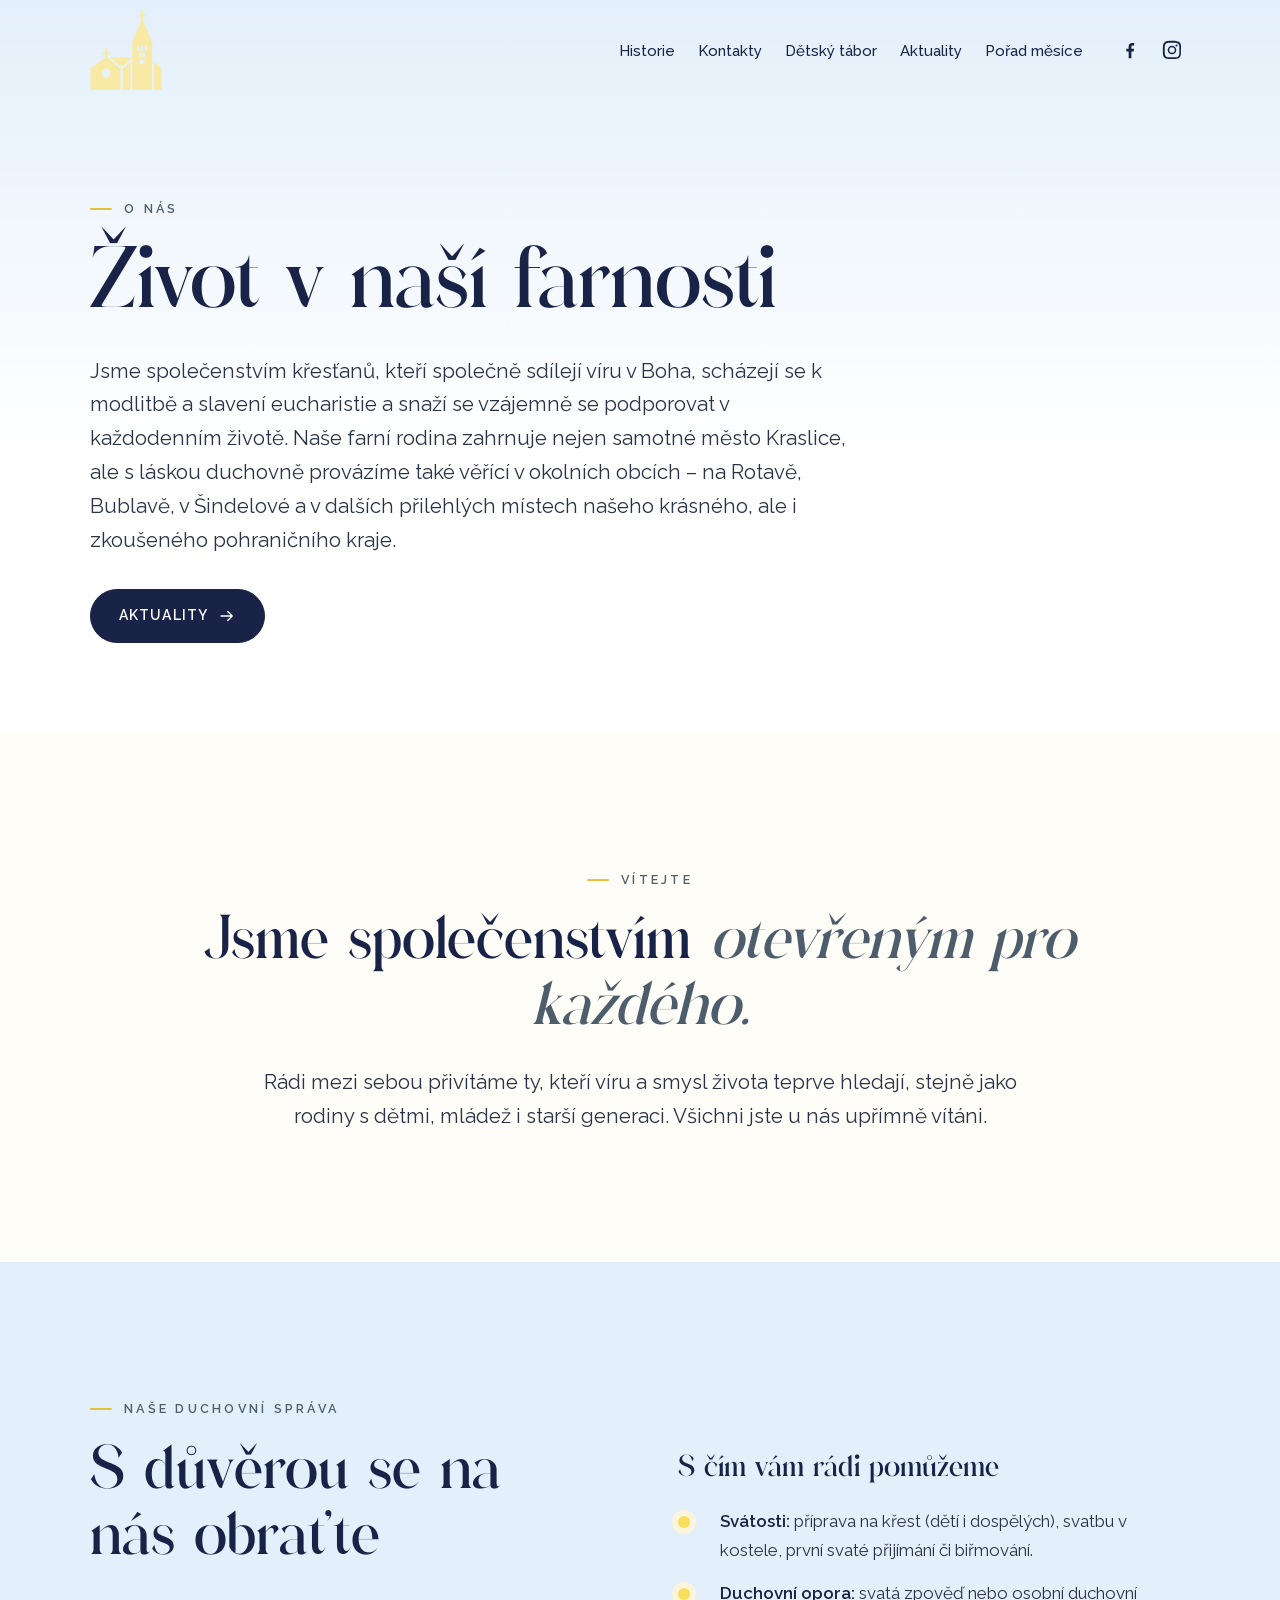
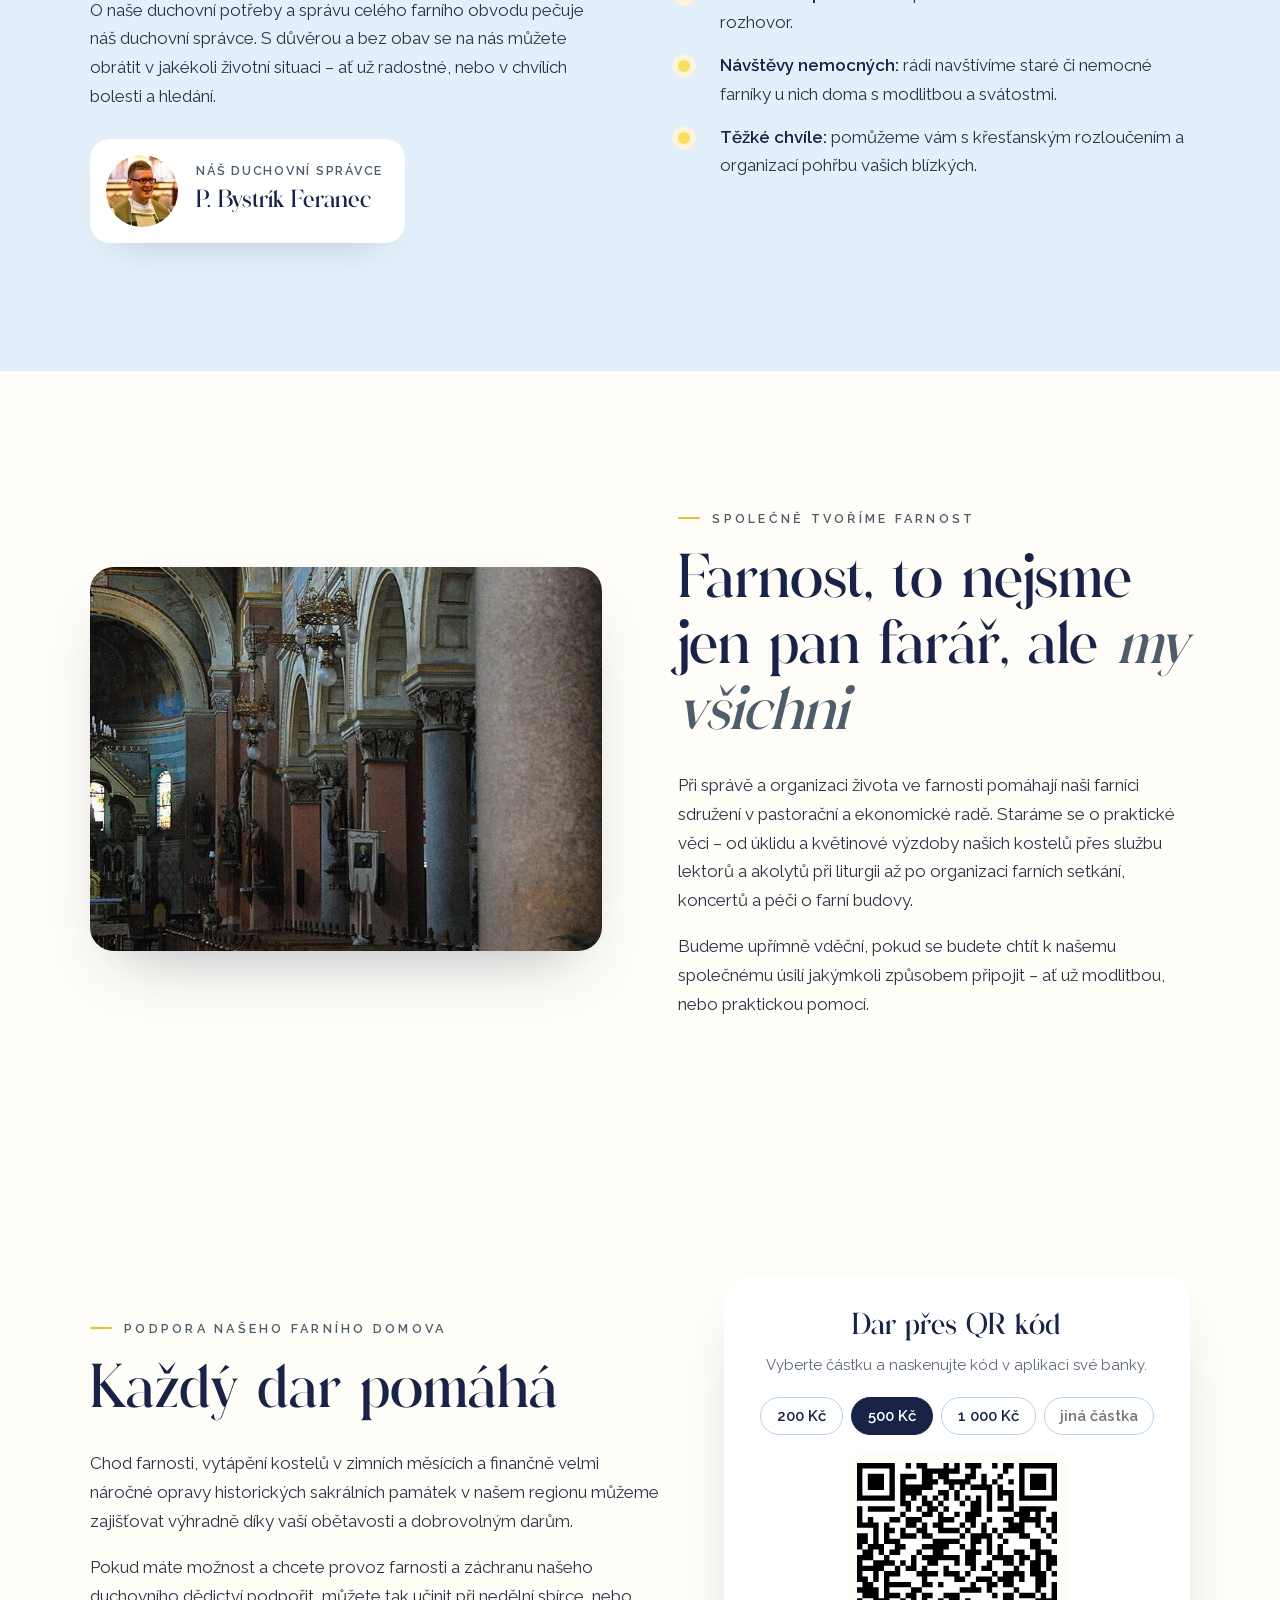
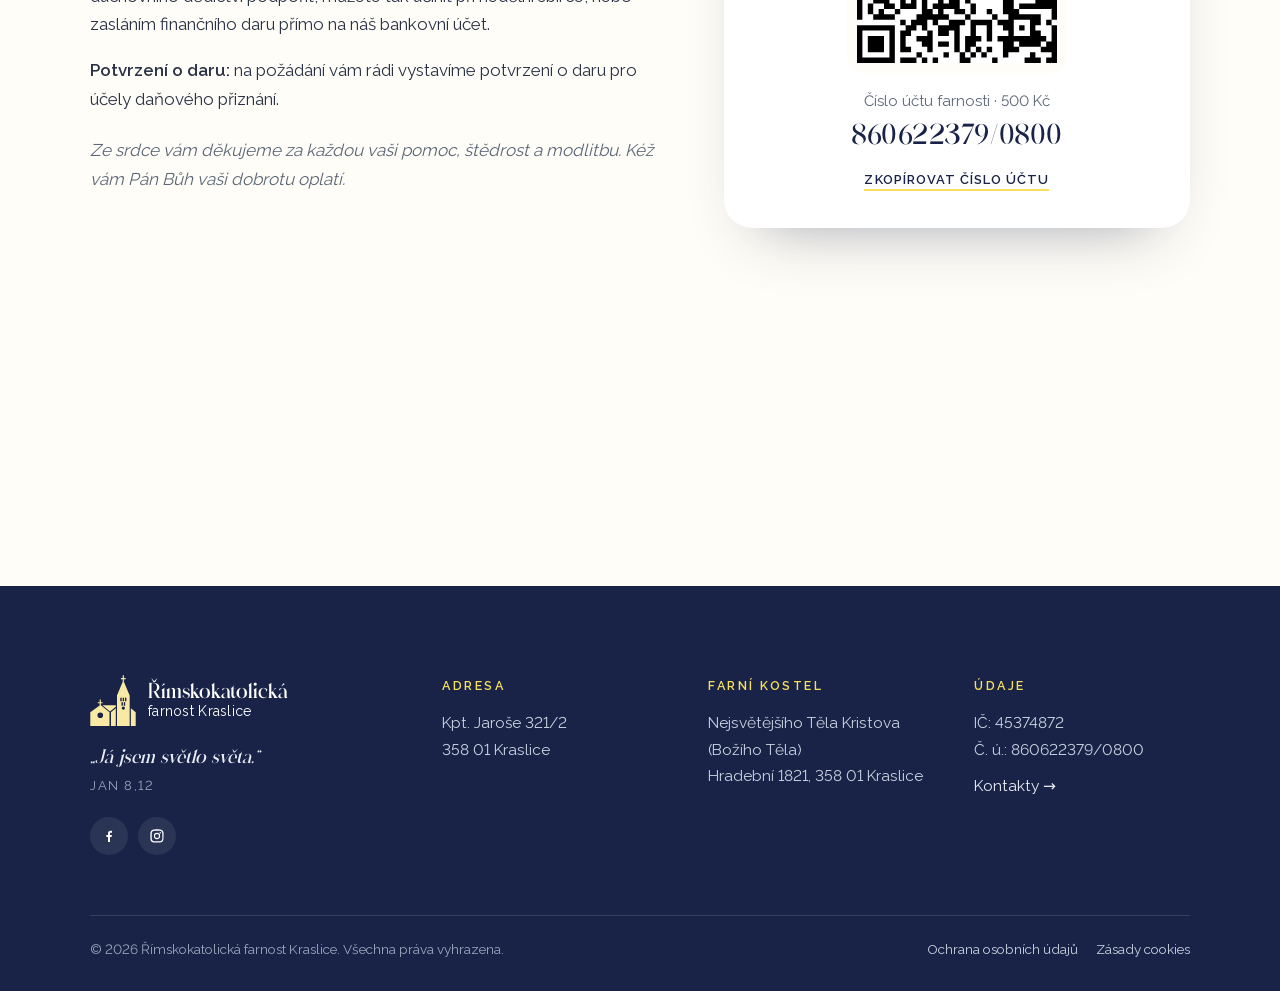
<file: o-nas.html>
<!doctype html>
<html lang="cs">
<head>
<meta charset="utf-8">
<meta name="viewport" content="width=device-width,initial-scale=1">
<title>O nás – Římskokatolická farnost Kraslice</title>
<meta name="description" content="Život v naší farnosti: duchovní správa, svátosti, společenství a podpora farnosti.">
<meta property="og:title" content="O nás – Římskokatolická farnost Kraslice">
<meta property="og:description" content="Život v naší farnosti: duchovní správa, svátosti, společenství a podpora farnosti.">
<meta name="theme-color" content="#E3EFFA">
<link rel="icon" href="assets/favicon.svg" type="image/svg+xml">
<link rel="icon" href="assets/favicon-48.png" sizes="48x48" type="image/png">
<link rel="apple-touch-icon" href="assets/apple-touch-icon.png">
<link rel="preload" href="assets/fonts/Adorage.otf" as="font" type="font/otf" crossorigin>
<link rel="stylesheet" href="style.css">
</head>
<body data-page="onas">
<div id="shapes" aria-hidden="true"></div>
<a class="skip" href="#obsah">Přeskočit na obsah</a>
<header><div class="wrap nav">
  <a class="brand brand-mark" href="index.html" aria-label="Římskokatolická farnost Kraslice – úvod"><svg viewBox="86 40 958 1066" aria-hidden="true"><path fill="#F8E9A4" fill-rule="evenodd" d="M92,1101V817L287,676V630H249V606H287V548H312V606H349V630H312V670L492,817V1101ZM344,670H623V701L504,798ZM523,817L623,733V1101H523ZM648,1101V466L767,179V127H730V103H767V45H792V103H829V127H792V179L912,466V1101ZM937,733L1038,817V1101H937ZM241,879a59,59 0 1,0 118,0a59,59 0 1,0 -118,0ZM717,587V524.5a14.5,14.5 0 0 1 29,0V587ZM766,587V524.5a14.5,14.5 0 0 1 29,0V587ZM815,587V524.5a14.5,14.5 0 0 1 29,0V587ZM741,679V617.5a14.5,14.5 0 0 1 29,0V679ZM790,679V617.5a14.5,14.5 0 0 1 29,0V679ZM746,729a34,34 0 1,0 68,0a34,34 0 1,0 -68,0Z"/></svg></a>
  <nav aria-label="Hlavní menu"><ul id="menu"><li><a href="historie.html" data-page="historie">Historie</a></li><li><a href="kontakty.html" data-page="kontakty">Kontakty</a></li><li><a href="detsky-tabor.html" data-page="tabor">Dětský tábor</a></li><li><a href="aktuality.html" data-page="aktuality">Aktuality</a></li><li><a href="porad-mesice.html" data-page="porad">Pořad měsíce</a></li><li><div class="soc"><a href="https://www.facebook.com/profile.php?id=61595670185263" target="_blank" rel="noopener" aria-label="Facebook"><svg viewBox="0 0 24 24" aria-hidden="true"><path d="M13.5 21v-7.5h2.5l.4-3h-2.9V8.6c0-.9.3-1.5 1.5-1.5h1.6V4.4c-.3 0-1.2-.1-2.3-.1-2.3 0-3.8 1.4-3.8 3.9v2.3H8v3h2.5V21h3z"/></svg></a><a href="https://www.instagram.com/farnostkraslice" target="_blank" rel="noopener" aria-label="Instagram"><svg viewBox="0 0 24 24" aria-hidden="true"><path d="M12 7.3a4.7 4.7 0 1 0 0 9.4 4.7 4.7 0 0 0 0-9.4zm0 7.7a3 3 0 1 1 0-6 3 3 0 0 1 0 6zm6-7.9a1.1 1.1 0 1 1-2.2 0 1.1 1.1 0 0 1 2.2 0zM21.9 8c-.1-1.6-.4-3-1.6-4.2S17.6 2.2 16 2.1C14.3 2 9.7 2 8 2.1c-1.6.1-3 .4-4.2 1.6S2.2 6.4 2.1 8C2 9.7 2 14.3 2.1 16c.1 1.6.4 3 1.6 4.2s2.6 1.5 4.2 1.6c1.7.1 6.3.1 8 0 1.6-.1 3-.4 4.2-1.6s1.5-2.6 1.6-4.2c.1-1.7.1-6.3.2-8zm-2.2 9.8a3.3 3.3 0 0 1-1.8 1.8c-1.3.5-4.3.4-5.8.4s-4.5.1-5.8-.4a3.3 3.3 0 0 1-1.8-1.8c-.5-1.3-.4-4.3-.4-5.8s-.1-4.5.4-5.8a3.3 3.3 0 0 1 1.8-1.8C7.5 4 10.5 4.1 12 4.1s4.5-.1 5.8.4a3.3 3.3 0 0 1 1.8 1.8c.5 1.3.4 4.3.4 5.8s.1 4.5-.3 5.7z"/></svg></a></div></li></ul></nav>
  <button class="burger" aria-label="Menu" aria-expanded="false" aria-controls="menu"><svg viewBox="0 0 24 24"><path d="M4 8h16M4 16h16"/></svg></button>
</div></header>
<main id="obsah">
<section class="page-hero" data-line="hero"><div class="wrap">
  <span class="eyebrow">O nás</span>
  <h1>Život v naší farnosti</h1>
  <p class="lead">Jsme společenstvím křesťanů, kteří společně sdílejí víru v Boha, scházejí se k modlitbě a slavení eucharistie a snaží se vzájemně se podporovat v každodenním životě. Naše farní rodina zahrnuje nejen samotné město Kraslice, ale s láskou duchovně provázíme také věřící v okolních obcích – na Rotavě, Bublavě, v Šindelové a v dalších přilehlých místech našeho krásného, ale i zkoušeného pohraničního kraje.</p>
  <div class="btns"><a class="btn" href="aktuality.html">Aktuality <svg viewBox="0 0 24 24" aria-hidden="true"><path d="M4 12h15M13 6l6 6-6 6"/></svg></a></div>
</div></section>

<section data-line="right"><div class="wrap center reveal">
  <span class="eyebrow">Vítejte</span>
  <h2>Jsme společenstvím <em>otevřeným pro každého.</em></h2>
  <p class="lead">Rádi mezi sebou přivítáme ty, kteří víru a smysl života teprve hledají, stejně jako rodiny s dětmi, mládež i starší generaci. Všichni jste u nás upřímně vítáni.</p>
</div></section>

<section class="bg-mist" data-line="left"><div class="wrap split">
  <div class="reveal">
    <span class="eyebrow">Naše duchovní správa</span>
    <h2>S důvěrou se na nás obraťte</h2>
    <p>O naše duchovní potřeby a správu celého farního obvodu pečuje náš duchovní správce. S důvěrou a bez obav se na nás můžete obrátit v jakékoli životní situaci – ať už radostné, nebo v chvílích bolesti a hledání.</p>
    <div class="priest"><img src="assets/img/bystrik.jpg" alt="P. Bystrík Feranec" width="72" height="72"><div><small>Náš duchovní správce</small><b>P. Bystrík Feranec</b></div></div>
  </div>
  <div class="reveal d1">
    <h3>S čím vám rádi pomůžeme</h3>
    <ul class="services">
      <li><span><b>Svátosti:</b> příprava na křest (dětí i dospělých), svatbu v kostele, první svaté přijímání či biřmování.</span></li>
      <li><span><b>Duchovní opora:</b> svatá zpověď nebo osobní duchovní rozhovor.</span></li>
      <li><span><b>Návštěvy nemocných:</b> rádi navštívíme staré či nemocné farníky u nich doma s modlitbou a svátostmi.</span></li>
      <li><span><b>Těžké chvíle:</b> pomůžeme vám s křesťanským rozloučením a organizací pohřbu vašich blízkých.</span></li>
    </ul>
  </div>
</div></section>

<section data-line="right"><div class="wrap split">
  <div class="photo wide reveal"><img src="assets/img/onas-spolecne.jpg" alt="Interiér kostela" loading="lazy"></div>
  <div class="reveal d1">
    <span class="eyebrow">Společně tvoříme farnost</span>
    <h2>Farnost, to nejsme jen pan farář, ale <em>my všichni</em></h2>
    <p>Při správě a organizaci života ve farnosti pomáhají naši farníci sdružení v pastorační a ekonomické radě. Staráme se o praktické věci – od úklidu a květinové výzdoby našich kostelů přes službu lektorů a akolytů při liturgii až po organizaci farních setkání, koncertů a péči o farní budovy.</p>
    <p>Budeme upřímně vděční, pokud se budete chtít k našemu společnému úsilí jakýmkoli způsobem připojit – ať už modlitbou, nebo praktickou pomocí.</p>
  </div>
</div></section>

<section data-line="end"><div class="wrap give">
  <div class="reveal">
    <span class="eyebrow">Podpora našeho farního domova</span>
    <h2>Každý dar pomáhá</h2>
    <p>Chod farnosti, vytápění kostelů v zimních měsících a finančně velmi náročné opravy historických sakrálních památek v našem regionu můžeme zajišťovat výhradně díky vaší obětavosti a dobrovolným darům.</p>
    <p>Pokud máte možnost a chcete provoz farnosti a záchranu našeho duchovního dědictví podpořit, můžete tak učinit při nedělní sbírce, nebo zasláním finančního daru přímo na náš bankovní účet.</p>
    <p><b>Potvrzení o daru:</b> na požádání vám rádi vystavíme potvrzení o daru pro účely daňového přiznání.</p>
    <p class="muted" style="margin-top:22px;font-style:italic">Ze srdce vám děkujeme za každou vaši pomoc, štědrost a modlitbu. Kéž vám Pán Bůh vaši dobrotu oplatí.</p>
  </div>
  <div class="give-box reveal d1">
    <h3>Dar přes QR kód</h3>
    <p class="muted" style="font-size:15px;margin:0 auto 18px">Vyberte částku a naskenujte kód v aplikaci své banky.</p>
    <div class="amounts" role="group" aria-label="Částka daru">
      <button type="button" data-am="200" aria-pressed="false">200 Kč</button>
      <button type="button" data-am="500" aria-pressed="true">500 Kč</button>
      <button type="button" data-am="1000" aria-pressed="false">1 000 Kč</button>
      <input id="own" inputmode="numeric" placeholder="jiná částka" aria-label="Jiná částka v Kč">
    </div>
    <div id="qr" aria-label="QR kód pro platbu"></div>
    <p class="acct">Číslo účtu farnosti · <span id="qr-amount">500 Kč</span><strong>860622379/0800</strong><button class="copy" type="button" data-copy="860622379/0800">Zkopírovat číslo účtu</button></p>
  </div>
</div>
  <div class="church-spot" aria-hidden="true"></div>
</section>
</main>
<footer><div class="wrap">
  <div class="foot">
    <div>
      <a class="brand" href="index.html"><svg viewBox="86 40 958 1066" aria-hidden="true"><path fill="#F8E9A4" fill-rule="evenodd" d="M92,1101V817L287,676V630H249V606H287V548H312V606H349V630H312V670L492,817V1101ZM344,670H623V701L504,798ZM523,817L623,733V1101H523ZM648,1101V466L767,179V127H730V103H767V45H792V103H829V127H792V179L912,466V1101ZM937,733L1038,817V1101H937ZM241,879a59,59 0 1,0 118,0a59,59 0 1,0 -118,0ZM717,587V524.5a14.5,14.5 0 0 1 29,0V587ZM766,587V524.5a14.5,14.5 0 0 1 29,0V587ZM815,587V524.5a14.5,14.5 0 0 1 29,0V587ZM741,679V617.5a14.5,14.5 0 0 1 29,0V679ZM790,679V617.5a14.5,14.5 0 0 1 29,0V679ZM746,729a34,34 0 1,0 68,0a34,34 0 1,0 -68,0Z"/></svg><span><b>Římskokatolická</b><small>farnost Kraslice</small></span></a>
      <p class="foot-verse">„Já jsem světlo světa.“ <br><small style="font-family:var(--sans);font-style:normal;font-size:13px;letter-spacing:.12em;text-transform:uppercase;color:#9AA6BC">Jan 8,12</small></p>
      <div class="soc"><a href="https://www.facebook.com/profile.php?id=61595670185263" target="_blank" rel="noopener" aria-label="Facebook"><svg viewBox="0 0 24 24" aria-hidden="true"><path d="M13.5 21v-7.5h2.5l.4-3h-2.9V8.6c0-.9.3-1.5 1.5-1.5h1.6V4.4c-.3 0-1.2-.1-2.3-.1-2.3 0-3.8 1.4-3.8 3.9v2.3H8v3h2.5V21h3z"/></svg></a><a href="https://www.instagram.com/farnostkraslice" target="_blank" rel="noopener" aria-label="Instagram"><svg viewBox="0 0 24 24" aria-hidden="true"><path d="M12 7.3a4.7 4.7 0 1 0 0 9.4 4.7 4.7 0 0 0 0-9.4zm0 7.7a3 3 0 1 1 0-6 3 3 0 0 1 0 6zm6-7.9a1.1 1.1 0 1 1-2.2 0 1.1 1.1 0 0 1 2.2 0zM21.9 8c-.1-1.6-.4-3-1.6-4.2S17.6 2.2 16 2.1C14.3 2 9.7 2 8 2.1c-1.6.1-3 .4-4.2 1.6S2.2 6.4 2.1 8C2 9.7 2 14.3 2.1 16c.1 1.6.4 3 1.6 4.2s2.6 1.5 4.2 1.6c1.7.1 6.3.1 8 0 1.6-.1 3-.4 4.2-1.6s1.5-2.6 1.6-4.2c.1-1.7.1-6.3.2-8zm-2.2 9.8a3.3 3.3 0 0 1-1.8 1.8c-1.3.5-4.3.4-5.8.4s-4.5.1-5.8-.4a3.3 3.3 0 0 1-1.8-1.8c-.5-1.3-.4-4.3-.4-5.8s-.1-4.5.4-5.8a3.3 3.3 0 0 1 1.8-1.8C7.5 4 10.5 4.1 12 4.1s4.5-.1 5.8.4a3.3 3.3 0 0 1 1.8 1.8c.5 1.3.4 4.3.4 5.8s.1 4.5-.3 5.7z"/></svg></a></div>
    </div>
    <div><h4>Adresa</h4><p>Kpt. Jaroše 321/2<br>358 01 Kraslice</p></div>
    <div><h4>Farní kostel</h4><p>Nejsvětějšího Těla Kristova (Božího Těla)<br>Hradební 1821, 358 01 Kraslice</p></div>
    <div><h4>Údaje</h4><p>IČ: 45374872<br>Č. ú.: 860622379/0800</p><p style="margin-top:10px"><a href="kontakty.html">Kontakty →</a></p></div>
  </div>
  <div class="foot-bottom"><span>© 2026 Římskokatolická farnost Kraslice. Všechna práva vyhrazena.</span><span class="foot-legal"><a href="ochrana-osobnich-udaju.html">Ochrana osobních údajů</a><a href="cookies.html">Zásady cookies</a></span></div>
</div></footer>
<script src="assets/js/qrcode.min.js"></script><script src="main.js"></script>
</body>
</html>
</file>
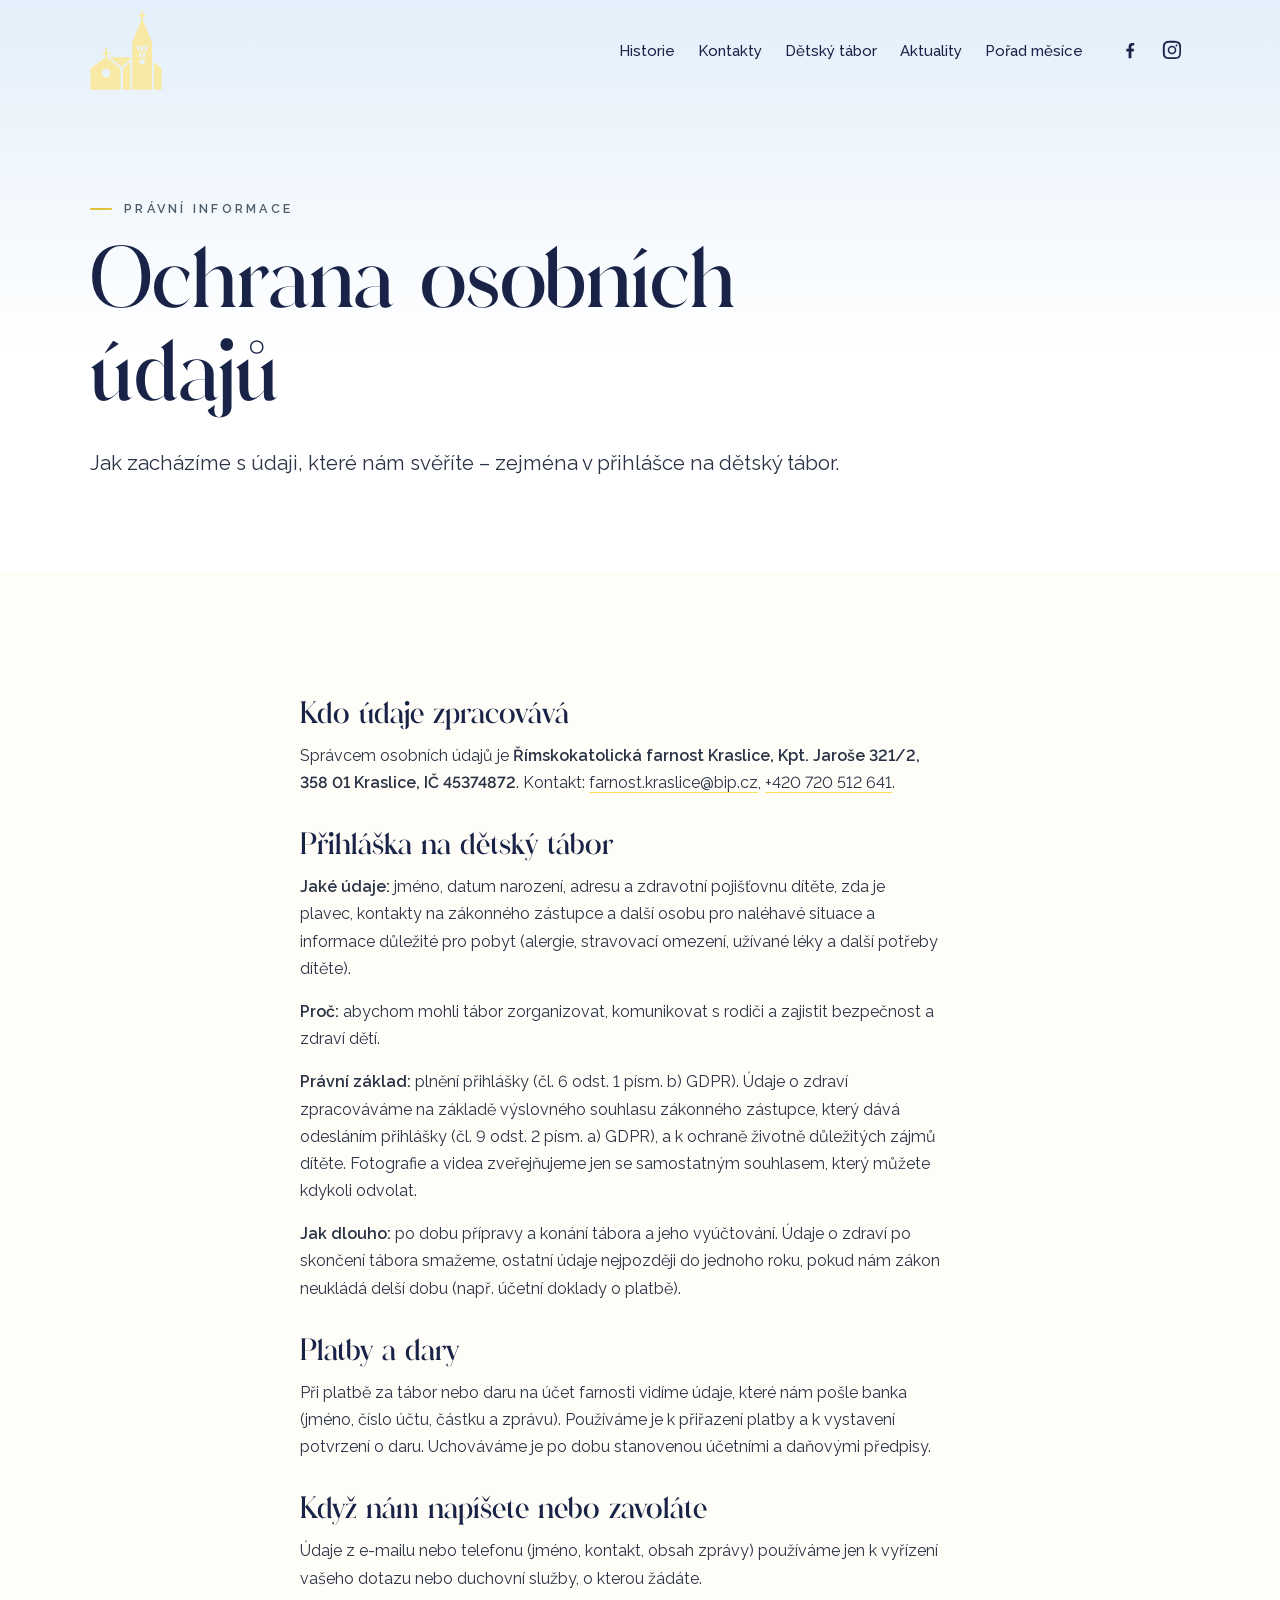
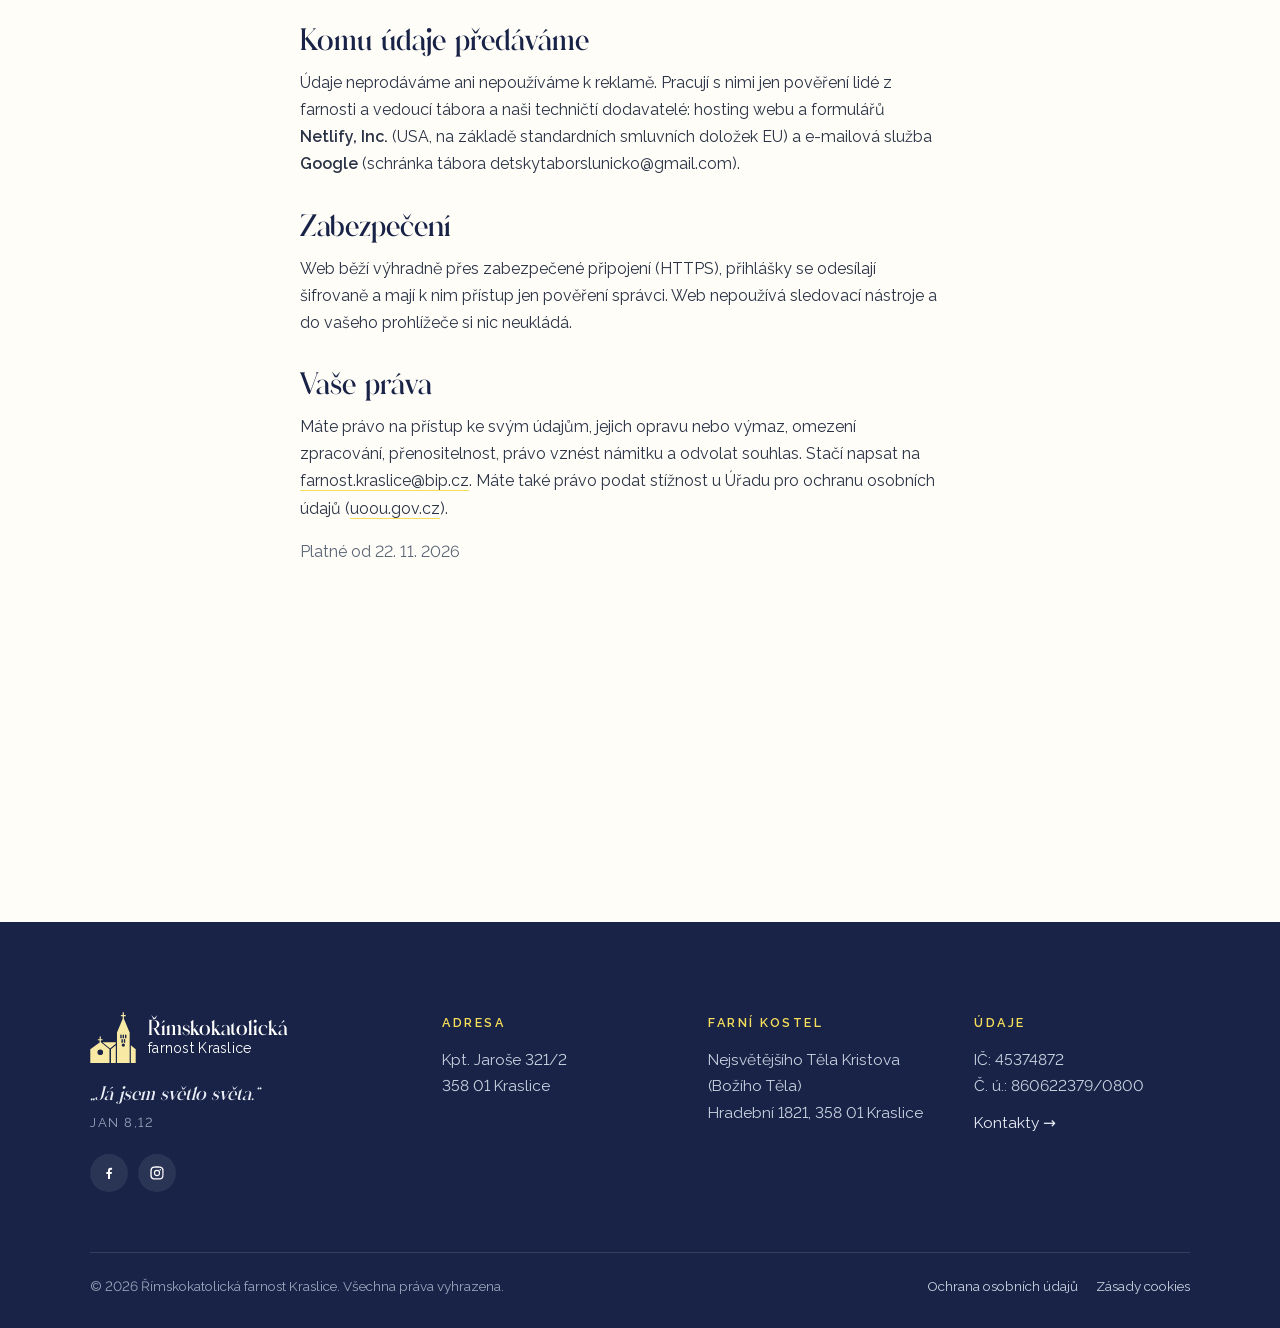
<file: ochrana-osobnich-udaju.html>
<!doctype html>
<html lang="cs">
<head>
<meta charset="utf-8">
<meta name="viewport" content="width=device-width,initial-scale=1">
<title>Ochrana osobních údajů – Římskokatolická farnost Kraslice</title>
<meta name="description" content="Jak farnost Kraslice zpracovává osobní údaje, zejména z přihlášky na dětský tábor.">
<meta property="og:title" content="Ochrana osobních údajů – Římskokatolická farnost Kraslice">
<meta property="og:description" content="Jak farnost Kraslice zpracovává osobní údaje, zejména z přihlášky na dětský tábor.">
<meta name="theme-color" content="#E3EFFA">
<link rel="icon" href="assets/favicon.svg" type="image/svg+xml">
<link rel="icon" href="assets/favicon-48.png" sizes="48x48" type="image/png">
<link rel="apple-touch-icon" href="assets/apple-touch-icon.png">
<link rel="preload" href="assets/fonts/Adorage.otf" as="font" type="font/otf" crossorigin>
<link rel="stylesheet" href="style.css">
</head>
<body data-page="">
<div id="shapes" aria-hidden="true"></div>
<a class="skip" href="#obsah">Přeskočit na obsah</a>
<header><div class="wrap nav">
  <a class="brand brand-mark" href="index.html" aria-label="Římskokatolická farnost Kraslice – úvod"><svg viewBox="86 40 958 1066" aria-hidden="true"><path fill="#F8E9A4" fill-rule="evenodd" d="M92,1101V817L287,676V630H249V606H287V548H312V606H349V630H312V670L492,817V1101ZM344,670H623V701L504,798ZM523,817L623,733V1101H523ZM648,1101V466L767,179V127H730V103H767V45H792V103H829V127H792V179L912,466V1101ZM937,733L1038,817V1101H937ZM241,879a59,59 0 1,0 118,0a59,59 0 1,0 -118,0ZM717,587V524.5a14.5,14.5 0 0 1 29,0V587ZM766,587V524.5a14.5,14.5 0 0 1 29,0V587ZM815,587V524.5a14.5,14.5 0 0 1 29,0V587ZM741,679V617.5a14.5,14.5 0 0 1 29,0V679ZM790,679V617.5a14.5,14.5 0 0 1 29,0V679ZM746,729a34,34 0 1,0 68,0a34,34 0 1,0 -68,0Z"/></svg></a>
  <nav aria-label="Hlavní menu"><ul id="menu"><li><a href="historie.html" data-page="historie">Historie</a></li><li><a href="kontakty.html" data-page="kontakty">Kontakty</a></li><li><a href="detsky-tabor.html" data-page="tabor">Dětský tábor</a></li><li><a href="aktuality.html" data-page="aktuality">Aktuality</a></li><li><a href="porad-mesice.html" data-page="porad">Pořad měsíce</a></li><li><div class="soc"><a href="https://www.facebook.com/profile.php?id=61595670185263" target="_blank" rel="noopener" aria-label="Facebook"><svg viewBox="0 0 24 24" aria-hidden="true"><path d="M13.5 21v-7.5h2.5l.4-3h-2.9V8.6c0-.9.3-1.5 1.5-1.5h1.6V4.4c-.3 0-1.2-.1-2.3-.1-2.3 0-3.8 1.4-3.8 3.9v2.3H8v3h2.5V21h3z"/></svg></a><a href="https://www.instagram.com/farnostkraslice" target="_blank" rel="noopener" aria-label="Instagram"><svg viewBox="0 0 24 24" aria-hidden="true"><path d="M12 7.3a4.7 4.7 0 1 0 0 9.4 4.7 4.7 0 0 0 0-9.4zm0 7.7a3 3 0 1 1 0-6 3 3 0 0 1 0 6zm6-7.9a1.1 1.1 0 1 1-2.2 0 1.1 1.1 0 0 1 2.2 0zM21.9 8c-.1-1.6-.4-3-1.6-4.2S17.6 2.2 16 2.1C14.3 2 9.7 2 8 2.1c-1.6.1-3 .4-4.2 1.6S2.2 6.4 2.1 8C2 9.7 2 14.3 2.1 16c.1 1.6.4 3 1.6 4.2s2.6 1.5 4.2 1.6c1.7.1 6.3.1 8 0 1.6-.1 3-.4 4.2-1.6s1.5-2.6 1.6-4.2c.1-1.7.1-6.3.2-8zm-2.2 9.8a3.3 3.3 0 0 1-1.8 1.8c-1.3.5-4.3.4-5.8.4s-4.5.1-5.8-.4a3.3 3.3 0 0 1-1.8-1.8c-.5-1.3-.4-4.3-.4-5.8s-.1-4.5.4-5.8a3.3 3.3 0 0 1 1.8-1.8C7.5 4 10.5 4.1 12 4.1s4.5-.1 5.8.4a3.3 3.3 0 0 1 1.8 1.8c.5 1.3.4 4.3.4 5.8s.1 4.5-.3 5.7z"/></svg></a></div></li></ul></nav>
  <button class="burger" aria-label="Menu" aria-expanded="false" aria-controls="menu"><svg viewBox="0 0 24 24"><path d="M4 8h16M4 16h16"/></svg></button>
</div></header>
<main id="obsah">
<section class="page-hero" data-line="hero"><div class="wrap">
  <span class="eyebrow">Právní informace</span>
  <h1>Ochrana osobních údajů</h1>
  <p class="lead">Jak zacházíme s údaji, které nám svěříte – zejména v přihlášce na dětský tábor.</p>
</div></section>

<section data-line="end"><div class="wrap legal">
  <h2>Kdo údaje zpracovává</h2>
  <p>Správcem osobních údajů je <b>Římskokatolická farnost Kraslice, Kpt. Jaroše 321/2, 358 01 Kraslice, IČ 45374872</b>. Kontakt: <a href="mailto:farnost.kraslice@bip.cz">farnost.kraslice@bip.cz</a>, <a href="tel:+420720512641">+420 720 512 641</a>.</p>

  <h2 id="tabor">Přihláška na dětský tábor</h2>
  <p><b>Jaké údaje:</b> jméno, datum narození, adresu a zdravotní pojišťovnu dítěte, zda je plavec, kontakty na zákonného zástupce a další osobu pro naléhavé situace a informace důležité pro pobyt (alergie, stravovací omezení, užívané léky a další potřeby dítěte).</p>
  <p><b>Proč:</b> abychom mohli tábor zorganizovat, komunikovat s rodiči a zajistit bezpečnost a zdraví dětí.</p>
  <p><b>Právní základ:</b> plnění přihlášky (čl. 6 odst. 1 písm. b) GDPR). Údaje o zdraví zpracováváme na základě výslovného souhlasu zákonného zástupce, který dává odesláním přihlášky (čl. 9 odst. 2 písm. a) GDPR), a k ochraně životně důležitých zájmů dítěte. Fotografie a videa zveřejňujeme jen se samostatným souhlasem, který můžete kdykoli odvolat.</p>
  <p><b>Jak dlouho:</b> po dobu přípravy a konání tábora a jeho vyúčtování. Údaje o zdraví po skončení tábora smažeme, ostatní údaje nejpozději do jednoho roku, pokud nám zákon neukládá delší dobu (např. účetní doklady o platbě).</p>

  <h2>Platby a dary</h2>
  <p>Při platbě za tábor nebo daru na účet farnosti vidíme údaje, které nám pošle banka (jméno, číslo účtu, částku a zprávu). Používáme je k přiřazení platby a k vystavení potvrzení o daru. Uchováváme je po dobu stanovenou účetními a daňovými předpisy.</p>

  <h2>Když nám napíšete nebo zavoláte</h2>
  <p>Údaje z e-mailu nebo telefonu (jméno, kontakt, obsah zprávy) používáme jen k vyřízení vašeho dotazu nebo duchovní služby, o kterou žádáte.</p>

  <h2>Komu údaje předáváme</h2>
  <p>Údaje neprodáváme ani nepoužíváme k reklamě. Pracují s nimi jen pověření lidé z farnosti a vedoucí tábora a naši techničtí dodavatelé: hosting webu a formulářů <b>Netlify, Inc.</b> (USA, na základě standardních smluvních doložek EU) a e-mailová služba <b>Google</b> (schránka tábora detskytaborslunicko@gmail.com).</p>

  <h2>Zabezpečení</h2>
  <p>Web běží výhradně přes zabezpečené připojení (HTTPS), přihlášky se odesílají šifrovaně a mají k nim přístup jen pověření správci. Web nepoužívá sledovací nástroje a do vašeho prohlížeče si nic neukládá.</p>

  <h2>Vaše práva</h2>
  <p>Máte právo na přístup ke svým údajům, jejich opravu nebo výmaz, omezení zpracování, přenositelnost, právo vznést námitku a odvolat souhlas. Stačí napsat na <a href="mailto:farnost.kraslice@bip.cz">farnost.kraslice@bip.cz</a>. Máte také právo podat stížnost u Úřadu pro ochranu osobních údajů (<a href="https://uoou.gov.cz" target="_blank" rel="noopener">uoou.gov.cz</a>).</p>
  <p class="muted">Platné od 22. 11. 2026</p>
</div>
  <div class="church-spot" aria-hidden="true"></div>
</section>
</main>
<footer><div class="wrap">
  <div class="foot">
    <div>
      <a class="brand" href="index.html"><svg viewBox="86 40 958 1066" aria-hidden="true"><path fill="#F8E9A4" fill-rule="evenodd" d="M92,1101V817L287,676V630H249V606H287V548H312V606H349V630H312V670L492,817V1101ZM344,670H623V701L504,798ZM523,817L623,733V1101H523ZM648,1101V466L767,179V127H730V103H767V45H792V103H829V127H792V179L912,466V1101ZM937,733L1038,817V1101H937ZM241,879a59,59 0 1,0 118,0a59,59 0 1,0 -118,0ZM717,587V524.5a14.5,14.5 0 0 1 29,0V587ZM766,587V524.5a14.5,14.5 0 0 1 29,0V587ZM815,587V524.5a14.5,14.5 0 0 1 29,0V587ZM741,679V617.5a14.5,14.5 0 0 1 29,0V679ZM790,679V617.5a14.5,14.5 0 0 1 29,0V679ZM746,729a34,34 0 1,0 68,0a34,34 0 1,0 -68,0Z"/></svg><span><b>Římskokatolická</b><small>farnost Kraslice</small></span></a>
      <p class="foot-verse">„Já jsem světlo světa.“ <br><small style="font-family:var(--sans);font-style:normal;font-size:13px;letter-spacing:.12em;text-transform:uppercase;color:#9AA6BC">Jan 8,12</small></p>
      <div class="soc"><a href="https://www.facebook.com/profile.php?id=61595670185263" target="_blank" rel="noopener" aria-label="Facebook"><svg viewBox="0 0 24 24" aria-hidden="true"><path d="M13.5 21v-7.5h2.5l.4-3h-2.9V8.6c0-.9.3-1.5 1.5-1.5h1.6V4.4c-.3 0-1.2-.1-2.3-.1-2.3 0-3.8 1.4-3.8 3.9v2.3H8v3h2.5V21h3z"/></svg></a><a href="https://www.instagram.com/farnostkraslice" target="_blank" rel="noopener" aria-label="Instagram"><svg viewBox="0 0 24 24" aria-hidden="true"><path d="M12 7.3a4.7 4.7 0 1 0 0 9.4 4.7 4.7 0 0 0 0-9.4zm0 7.7a3 3 0 1 1 0-6 3 3 0 0 1 0 6zm6-7.9a1.1 1.1 0 1 1-2.2 0 1.1 1.1 0 0 1 2.2 0zM21.9 8c-.1-1.6-.4-3-1.6-4.2S17.6 2.2 16 2.1C14.3 2 9.7 2 8 2.1c-1.6.1-3 .4-4.2 1.6S2.2 6.4 2.1 8C2 9.7 2 14.3 2.1 16c.1 1.6.4 3 1.6 4.2s2.6 1.5 4.2 1.6c1.7.1 6.3.1 8 0 1.6-.1 3-.4 4.2-1.6s1.5-2.6 1.6-4.2c.1-1.7.1-6.3.2-8zm-2.2 9.8a3.3 3.3 0 0 1-1.8 1.8c-1.3.5-4.3.4-5.8.4s-4.5.1-5.8-.4a3.3 3.3 0 0 1-1.8-1.8c-.5-1.3-.4-4.3-.4-5.8s-.1-4.5.4-5.8a3.3 3.3 0 0 1 1.8-1.8C7.5 4 10.5 4.1 12 4.1s4.5-.1 5.8.4a3.3 3.3 0 0 1 1.8 1.8c.5 1.3.4 4.3.4 5.8s.1 4.5-.3 5.7z"/></svg></a></div>
    </div>
    <div><h4>Adresa</h4><p>Kpt. Jaroše 321/2<br>358 01 Kraslice</p></div>
    <div><h4>Farní kostel</h4><p>Nejsvětějšího Těla Kristova (Božího Těla)<br>Hradební 1821, 358 01 Kraslice</p></div>
    <div><h4>Údaje</h4><p>IČ: 45374872<br>Č. ú.: 860622379/0800</p><p style="margin-top:10px"><a href="kontakty.html">Kontakty →</a></p></div>
  </div>
  <div class="foot-bottom"><span>© 2026 Římskokatolická farnost Kraslice. Všechna práva vyhrazena.</span><span class="foot-legal"><a href="ochrana-osobnich-udaju.html">Ochrana osobních údajů</a><a href="cookies.html">Zásady cookies</a></span></div>
</div></footer>
<script src="main.js"></script>
</body>
</html>
</file>
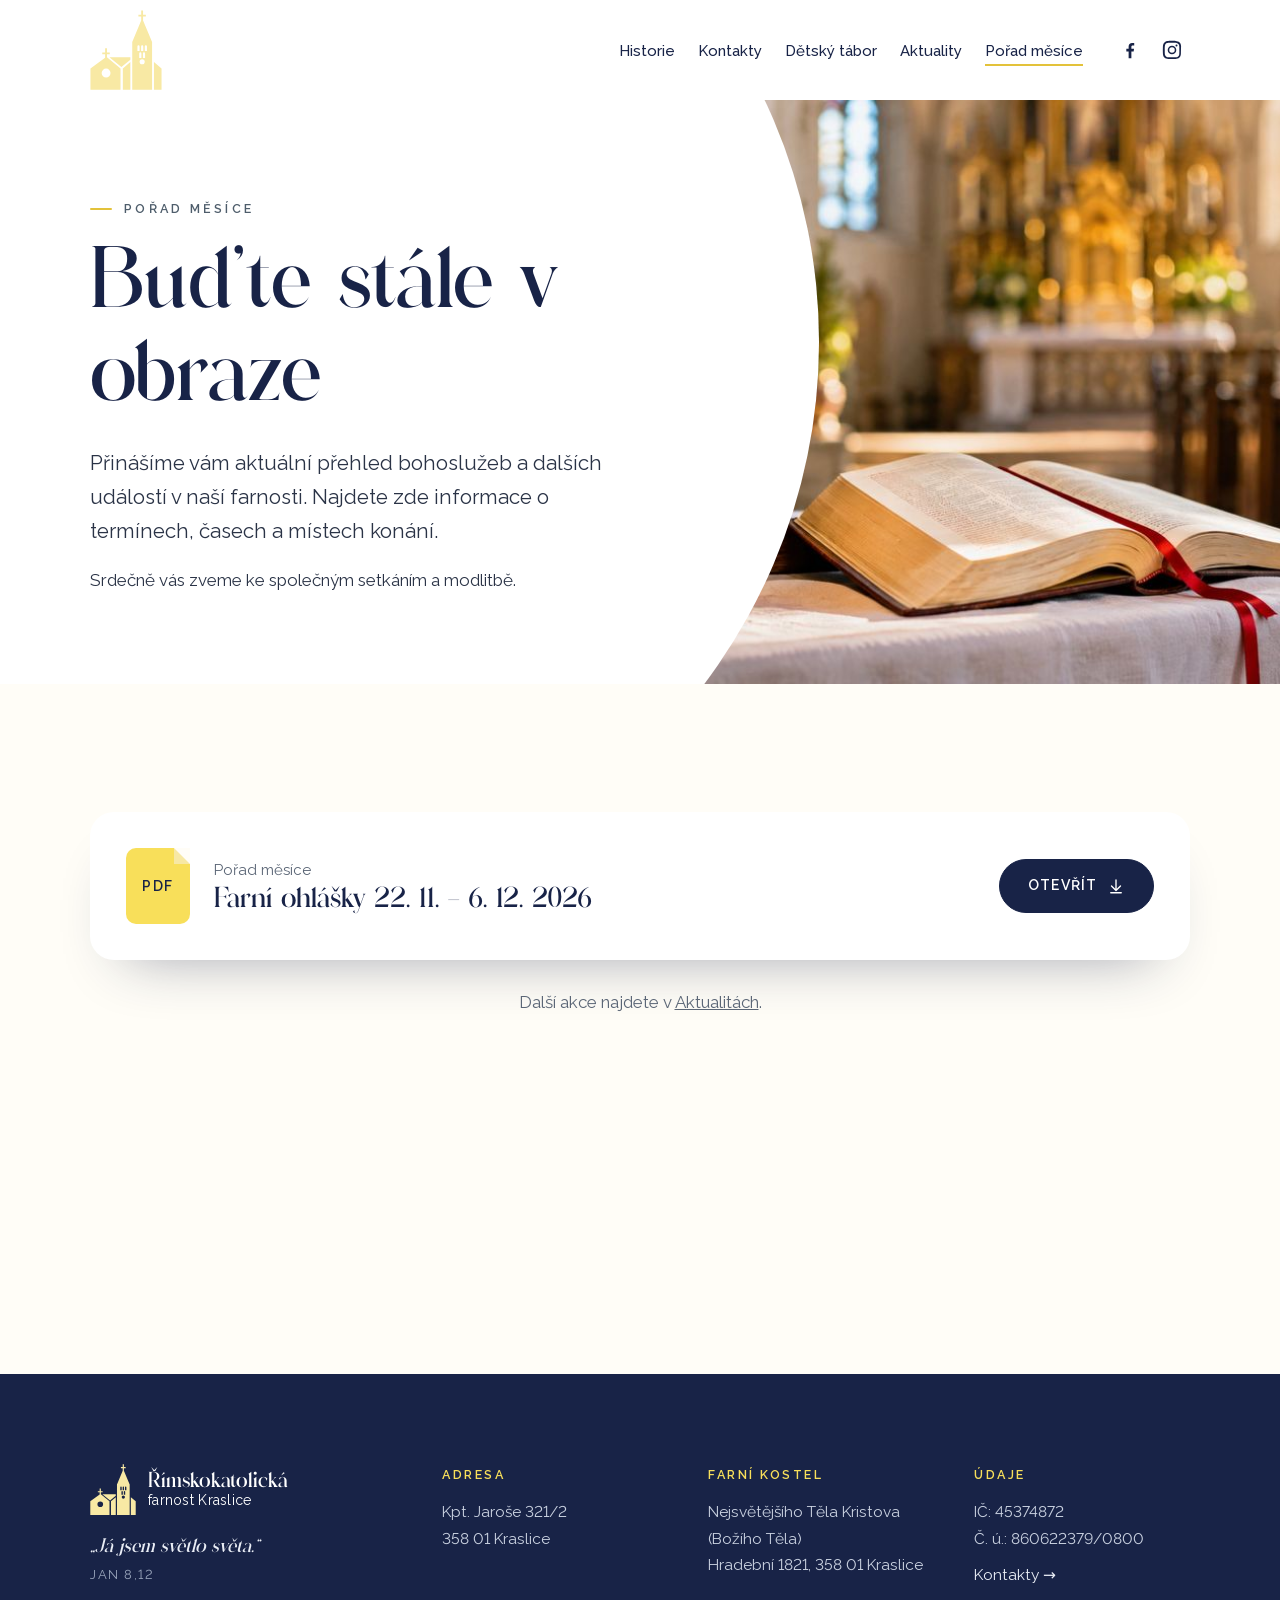
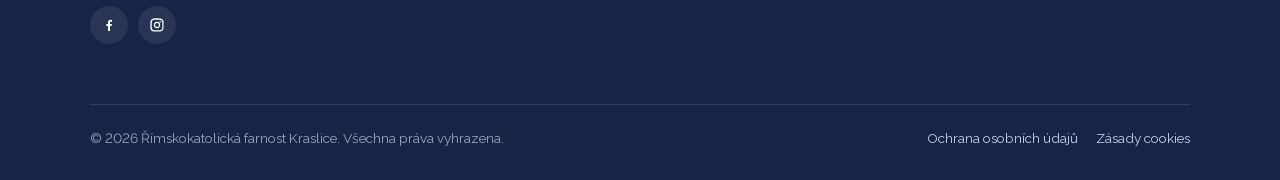
<file: porad-mesice.html>
<!doctype html>
<html lang="cs">
<head>
<meta charset="utf-8">
<meta name="viewport" content="width=device-width,initial-scale=1">
<title>Pořad měsíce – Římskokatolická farnost Kraslice</title>
<meta name="description" content="Aktuální pořad bohoslužeb a farní ohlášky.">
<meta property="og:title" content="Pořad měsíce – Římskokatolická farnost Kraslice">
<meta property="og:description" content="Aktuální pořad bohoslužeb a farní ohlášky.">
<meta name="theme-color" content="#E3EFFA">
<link rel="icon" href="assets/favicon.svg" type="image/svg+xml">
<link rel="icon" href="assets/favicon-48.png" sizes="48x48" type="image/png">
<link rel="apple-touch-icon" href="assets/apple-touch-icon.png">
<link rel="preload" href="assets/fonts/Adorage.otf" as="font" type="font/otf" crossorigin>
<link rel="stylesheet" href="style.css">
</head>
<body data-page="porad">
<div id="shapes" aria-hidden="true"></div>
<a class="skip" href="#obsah">Přeskočit na obsah</a>
<header><div class="wrap nav">
  <a class="brand brand-mark" href="index.html" aria-label="Římskokatolická farnost Kraslice – úvod"><svg viewBox="86 40 958 1066" aria-hidden="true"><path fill="#F8E9A4" fill-rule="evenodd" d="M92,1101V817L287,676V630H249V606H287V548H312V606H349V630H312V670L492,817V1101ZM344,670H623V701L504,798ZM523,817L623,733V1101H523ZM648,1101V466L767,179V127H730V103H767V45H792V103H829V127H792V179L912,466V1101ZM937,733L1038,817V1101H937ZM241,879a59,59 0 1,0 118,0a59,59 0 1,0 -118,0ZM717,587V524.5a14.5,14.5 0 0 1 29,0V587ZM766,587V524.5a14.5,14.5 0 0 1 29,0V587ZM815,587V524.5a14.5,14.5 0 0 1 29,0V587ZM741,679V617.5a14.5,14.5 0 0 1 29,0V679ZM790,679V617.5a14.5,14.5 0 0 1 29,0V679ZM746,729a34,34 0 1,0 68,0a34,34 0 1,0 -68,0Z"/></svg></a>
  <nav aria-label="Hlavní menu"><ul id="menu"><li><a href="historie.html" data-page="historie">Historie</a></li><li><a href="kontakty.html" data-page="kontakty">Kontakty</a></li><li><a href="detsky-tabor.html" data-page="tabor">Dětský tábor</a></li><li><a href="aktuality.html" data-page="aktuality">Aktuality</a></li><li><a href="porad-mesice.html" data-page="porad">Pořad měsíce</a></li><li><div class="soc"><a href="https://www.facebook.com/profile.php?id=61595670185263" target="_blank" rel="noopener" aria-label="Facebook"><svg viewBox="0 0 24 24" aria-hidden="true"><path d="M13.5 21v-7.5h2.5l.4-3h-2.9V8.6c0-.9.3-1.5 1.5-1.5h1.6V4.4c-.3 0-1.2-.1-2.3-.1-2.3 0-3.8 1.4-3.8 3.9v2.3H8v3h2.5V21h3z"/></svg></a><a href="https://www.instagram.com/farnostkraslice" target="_blank" rel="noopener" aria-label="Instagram"><svg viewBox="0 0 24 24" aria-hidden="true"><path d="M12 7.3a4.7 4.7 0 1 0 0 9.4 4.7 4.7 0 0 0 0-9.4zm0 7.7a3 3 0 1 1 0-6 3 3 0 0 1 0 6zm6-7.9a1.1 1.1 0 1 1-2.2 0 1.1 1.1 0 0 1 2.2 0zM21.9 8c-.1-1.6-.4-3-1.6-4.2S17.6 2.2 16 2.1C14.3 2 9.7 2 8 2.1c-1.6.1-3 .4-4.2 1.6S2.2 6.4 2.1 8C2 9.7 2 14.3 2.1 16c.1 1.6.4 3 1.6 4.2s2.6 1.5 4.2 1.6c1.7.1 6.3.1 8 0 1.6-.1 3-.4 4.2-1.6s1.5-2.6 1.6-4.2c.1-1.7.1-6.3.2-8zm-2.2 9.8a3.3 3.3 0 0 1-1.8 1.8c-1.3.5-4.3.4-5.8.4s-4.5.1-5.8-.4a3.3 3.3 0 0 1-1.8-1.8c-.5-1.3-.4-4.3-.4-5.8s-.1-4.5.4-5.8a3.3 3.3 0 0 1 1.8-1.8C7.5 4 10.5 4.1 12 4.1s4.5-.1 5.8.4a3.3 3.3 0 0 1 1.8 1.8c.5 1.3.4 4.3.4 5.8s.1 4.5-.3 5.7z"/></svg></a></div></li></ul></nav>
  <button class="burger" aria-label="Menu" aria-expanded="false" aria-controls="menu"><svg viewBox="0 0 24 24"><path d="M4 8h16M4 16h16"/></svg></button>
</div></header>
<main id="obsah">
<section class="page-hero photo-hero" data-line="hero"><div class="wrap page-hero-grid">
  <div>
    <span class="eyebrow">Pořad měsíce</span>
    <h1>Buďte stále v obraze</h1>
    <p class="lead">Přinášíme vám aktuální přehled bohoslužeb a dalších událostí v naší farnosti. Najdete zde informace o termínech, časech a místech konání.</p>
    <p>Srdečně vás zveme ke společným setkáním a modlitbě.</p>
  </div>
  <div class="page-hero-img"><img src="assets/img/porad.jpg" alt="Oltář se svící a Biblí"></div>
</div></section>

<section data-line="end"><div class="wrap">
  <a class="porad-card reveal" href="/assets/docs/farni-ohlasky-22-11-az-6-12-2026.pdf" target="_blank" rel="noopener" data-porad>
    <span class="pdf">PDF</span>
    <span><small>Pořad měsíce</small><strong data-porad-nazev>Farní ohlášky 22. 11. – 6. 12. 2026</strong></span>
    <span class="btn">Otevřít <svg viewBox="0 0 24 24" aria-hidden="true"><path d="M12 4v13M6 12l6 6 6-6M5 21h14"/></svg></span>
  </a>
  <p class="center muted reveal" style="margin:28px auto 0">Další akce najdete v <a href="aktuality.html">Aktualitách</a>.</p>
</div>
  <div class="church-spot" aria-hidden="true"></div>
</section>
</main>
<footer><div class="wrap">
  <div class="foot">
    <div>
      <a class="brand" href="index.html"><svg viewBox="86 40 958 1066" aria-hidden="true"><path fill="#F8E9A4" fill-rule="evenodd" d="M92,1101V817L287,676V630H249V606H287V548H312V606H349V630H312V670L492,817V1101ZM344,670H623V701L504,798ZM523,817L623,733V1101H523ZM648,1101V466L767,179V127H730V103H767V45H792V103H829V127H792V179L912,466V1101ZM937,733L1038,817V1101H937ZM241,879a59,59 0 1,0 118,0a59,59 0 1,0 -118,0ZM717,587V524.5a14.5,14.5 0 0 1 29,0V587ZM766,587V524.5a14.5,14.5 0 0 1 29,0V587ZM815,587V524.5a14.5,14.5 0 0 1 29,0V587ZM741,679V617.5a14.5,14.5 0 0 1 29,0V679ZM790,679V617.5a14.5,14.5 0 0 1 29,0V679ZM746,729a34,34 0 1,0 68,0a34,34 0 1,0 -68,0Z"/></svg><span><b>Římskokatolická</b><small>farnost Kraslice</small></span></a>
      <p class="foot-verse">„Já jsem světlo světa.“ <br><small style="font-family:var(--sans);font-style:normal;font-size:13px;letter-spacing:.12em;text-transform:uppercase;color:#9AA6BC">Jan 8,12</small></p>
      <div class="soc"><a href="https://www.facebook.com/profile.php?id=61595670185263" target="_blank" rel="noopener" aria-label="Facebook"><svg viewBox="0 0 24 24" aria-hidden="true"><path d="M13.5 21v-7.5h2.5l.4-3h-2.9V8.6c0-.9.3-1.5 1.5-1.5h1.6V4.4c-.3 0-1.2-.1-2.3-.1-2.3 0-3.8 1.4-3.8 3.9v2.3H8v3h2.5V21h3z"/></svg></a><a href="https://www.instagram.com/farnostkraslice" target="_blank" rel="noopener" aria-label="Instagram"><svg viewBox="0 0 24 24" aria-hidden="true"><path d="M12 7.3a4.7 4.7 0 1 0 0 9.4 4.7 4.7 0 0 0 0-9.4zm0 7.7a3 3 0 1 1 0-6 3 3 0 0 1 0 6zm6-7.9a1.1 1.1 0 1 1-2.2 0 1.1 1.1 0 0 1 2.2 0zM21.9 8c-.1-1.6-.4-3-1.6-4.2S17.6 2.2 16 2.1C14.3 2 9.7 2 8 2.1c-1.6.1-3 .4-4.2 1.6S2.2 6.4 2.1 8C2 9.7 2 14.3 2.1 16c.1 1.6.4 3 1.6 4.2s2.6 1.5 4.2 1.6c1.7.1 6.3.1 8 0 1.6-.1 3-.4 4.2-1.6s1.5-2.6 1.6-4.2c.1-1.7.1-6.3.2-8zm-2.2 9.8a3.3 3.3 0 0 1-1.8 1.8c-1.3.5-4.3.4-5.8.4s-4.5.1-5.8-.4a3.3 3.3 0 0 1-1.8-1.8c-.5-1.3-.4-4.3-.4-5.8s-.1-4.5.4-5.8a3.3 3.3 0 0 1 1.8-1.8C7.5 4 10.5 4.1 12 4.1s4.5-.1 5.8.4a3.3 3.3 0 0 1 1.8 1.8c.5 1.3.4 4.3.4 5.8s.1 4.5-.3 5.7z"/></svg></a></div>
    </div>
    <div><h4>Adresa</h4><p>Kpt. Jaroše 321/2<br>358 01 Kraslice</p></div>
    <div><h4>Farní kostel</h4><p>Nejsvětějšího Těla Kristova (Božího Těla)<br>Hradební 1821, 358 01 Kraslice</p></div>
    <div><h4>Údaje</h4><p>IČ: 45374872<br>Č. ú.: 860622379/0800</p><p style="margin-top:10px"><a href="kontakty.html">Kontakty →</a></p></div>
  </div>
  <div class="foot-bottom"><span>© 2026 Římskokatolická farnost Kraslice. Všechna práva vyhrazena.</span><span class="foot-legal"><a href="ochrana-osobnich-udaju.html">Ochrana osobních údajů</a><a href="cookies.html">Zásady cookies</a></span></div>
</div></footer>
<script src="main.js"></script>
</body>
</html>
</file>
<file: style.css>
@import url(assets/fonts.css);
:root{
  --navy:#182347;        /* text loga */
  --slate:#4E5D6B;       /* tmavě šedomodrá z palety */
  --sky:#B3D3EF;         /* světle modrá */
  --mist:#E3EFFA;        /* nejsvětlejší modrá */
  --sun:#F8DF5A;         /* sytá žlutá */
  --butter:#F7E8A4;      /* kostelík z loga */
  --cream:#FCF5DD;       /* nejsvětlejší žlutá */
  --paper:#FFFDF7;
  --gold:#E3C23A;        /* linka – o tón tmavší žlutá, aby byla na světlém pozadí vidět */
  --ink:#2A3346;
  --muted:#5B6676;
  --serif:'Adorage','DM Serif Display',Georgia,serif;
  --sans:'Raleway',system-ui,-apple-system,sans-serif;
  --wrap:1180px;
}
*{box-sizing:border-box;margin:0;padding:0}
html{scroll-behavior:smooth;-webkit-text-size-adjust:100%}
body{background:var(--paper);color:var(--ink);font-family:var(--sans);font-weight:400;font-size:17px;line-height:1.7;font-variant-numeric:lining-nums;overflow-x:hidden;position:relative}
img{max-width:100%;display:block}
a{color:inherit}
::selection{background:var(--butter)}
.wrap{max-width:var(--wrap);margin:0 auto;padding:0 clamp(20px,4vw,40px);position:relative;z-index:2}
section{position:relative;padding:clamp(80px,10vw,140px) 0}
.bg-cream{background:var(--cream)}
.bg-mist{background:var(--mist)}
.bg-navy{background:var(--navy);color:#E9EDF5}

/* ---------- kutálející se díly kostelíka ---------- */
#shapes{position:absolute;top:0;left:0;width:100%;pointer-events:none;z-index:3;overflow:hidden}
.shape{position:absolute;top:0;left:0;will-change:transform;transform-origin:50% 50%;opacity:0;transition:opacity .4s}
.shape svg{width:100%;height:100%;display:block;overflow:visible}
.shape path{fill:#F8E9A4}
#shapes.done .shape svg{filter:drop-shadow(0 0 14px rgba(248,223,90,.55));transition:filter 1s}

/* ---------- typografie ---------- */
h1,h2,h3{font-family:var(--serif);font-weight:400;line-height:1.1;color:var(--navy);letter-spacing:-.005em}
h1{font-size:clamp(42px,6vw,78px)}
h2{font-size:clamp(34px,4.4vw,56px);margin-bottom:24px}
h3{font-size:clamp(24px,2.3vw,30px);margin-bottom:10px}
h2 em,h1 em{font-style:italic;color:var(--slate)}
p{max-width:64ch}
p+p{margin-top:1em}
.lead{font-size:clamp(18px,1.6vw,21px);line-height:1.65;color:var(--ink)}
.muted{color:var(--muted)}
.eyebrow{display:inline-flex;align-items:center;gap:12px;font-size:12.5px;letter-spacing:.26em;text-transform:uppercase;font-weight:600;color:var(--slate);margin-bottom:20px}
.eyebrow::before{content:"";width:22px;height:2px;background:var(--gold);border-radius:2px}
.center{text-align:center}
.center p{margin-left:auto;margin-right:auto}
.center .eyebrow{justify-content:center}

/* ---------- tlačítka ---------- */
.btn{display:inline-flex;align-items:center;gap:10px;padding:14px 28px;border-radius:999px;font-family:var(--sans);font-size:14px;font-weight:600;letter-spacing:.08em;text-transform:uppercase;text-decoration:none;transition:background .25s,color .25s,border-color .25s,transform .25s;border:1.5px solid var(--navy);cursor:pointer;background:var(--navy);color:#fff}
.btn:hover{background:var(--slate);border-color:var(--slate);transform:translateY(-1px)}
.btn.ghost{background:transparent;color:var(--navy)}
.btn.ghost:hover{background:var(--navy);color:#fff}
.btn.sun{background:var(--sun);border-color:var(--sun);color:var(--navy)}
.btn.sun:hover{background:var(--butter);border-color:var(--butter)}
.btn svg{width:18px;height:18px;flex:none}
.btn svg path{fill:none;stroke:currentColor;stroke-width:1.8;stroke-linecap:round;stroke-linejoin:round}
.btns{display:flex;flex-wrap:wrap;gap:12px;margin-top:32px}
.more-link{display:inline-flex;align-items:center;gap:8px;margin-top:16px;font-size:14px;font-weight:600;letter-spacing:.08em;text-transform:uppercase;text-decoration:none;color:var(--navy);border-bottom:2px solid var(--sun);padding-bottom:3px;transition:border-color .25s}
.more-link:hover{border-color:var(--navy)}

/* ---------- hlavička ---------- */
.skip{position:absolute;left:-999px;top:8px;background:var(--navy);color:#fff;padding:8px 14px;z-index:100;border-radius:6px}
.skip:focus{left:8px}
header{position:fixed;top:0;left:0;right:0;z-index:50;transition:background .3s,box-shadow .3s,padding .3s;padding:18px 0}
header.scrolled{background:rgba(255,253,247,.94);backdrop-filter:blur(10px);-webkit-backdrop-filter:blur(10px);box-shadow:0 1px 0 rgba(24,35,71,.08);padding:10px 0}
.nav{display:flex;align-items:center;justify-content:space-between;gap:24px}
.brand{display:flex;align-items:center;gap:12px;text-decoration:none;color:var(--navy)}
.brand svg{width:46px;height:auto;flex:none}
.brand span{display:flex;flex-direction:column;line-height:1.05}
.brand b{font-family:var(--serif);font-weight:400;font-size:21px}
.brand small{font-size:14px;font-weight:400;letter-spacing:.02em}
#menu{display:flex;align-items:center;gap:clamp(14px,1.8vw,26px);list-style:none}
#menu a{text-decoration:none;font-size:15px;font-weight:500;color:var(--navy);position:relative;padding:6px 0}
#menu a::after{content:"";position:absolute;left:0;right:0;bottom:0;height:2px;background:var(--gold);transform:scaleX(0);transform-origin:left;transition:transform .3s}
#menu a:hover::after,#menu a.active::after{transform:scaleX(1)}
#menu .soc{display:flex;gap:10px;margin-left:6px}
#menu .soc a{display:grid;place-items:center;width:34px;height:34px;border-radius:50%;background:var(--mist);padding:0}
#menu .soc a::after{display:none}
#menu .soc a:hover{background:var(--sky)}
.soc svg{width:16px;height:16px;fill:var(--navy)}
.burger{display:none;background:none;border:0;width:44px;height:44px;cursor:pointer;color:var(--navy)}
.burger path{stroke:currentColor;stroke-width:1.8;fill:none;stroke-linecap:round}
@media (max-width:1020px){
  .burger{display:block}
  #menu{position:fixed;inset:0 0 auto 0;top:0;flex-direction:column;align-items:flex-start;gap:4px;background:var(--paper);padding:96px 28px 34px;box-shadow:0 20px 40px -20px rgba(24,35,71,.25);transform:translateY(-105%);visibility:hidden;transition:transform .4s ease,visibility 0s .4s;z-index:-1}
  #menu.open{transform:none;visibility:visible;transition:transform .4s ease}
  #menu a{font-size:22px;font-family:var(--serif);font-weight:400}
  #menu .soc{margin:14px 0 0}
}

/* ---------- hero ---------- */
.hero{padding:clamp(130px,16vw,190px) 0 clamp(80px,9vw,120px);overflow:hidden;background:linear-gradient(180deg,var(--mist) 0%,var(--paper) 78%)}
.hero-grid{display:grid;grid-template-columns:1.1fr .9fr;gap:clamp(30px,5vw,70px);align-items:center}
.verse{font-family:var(--serif);font-size:clamp(34px,4.6vw,62px);line-height:1.12;color:var(--navy)}
.verse em{font-style:italic;color:var(--slate)}
.verse-ref{margin-top:22px;font-size:15px;letter-spacing:.14em;text-transform:uppercase;color:var(--slate);font-weight:600}
.hero .lead{margin-top:26px}
.hero-church{position:relative;max-width:460px;justify-self:center;width:100%}
.hero-church svg{width:100%;height:auto;overflow:visible}
.hc-fill{fill:#F8E9A4;opacity:0;transition:opacity 1.4s ease 1.6s}
.hc-line{fill:none;stroke:var(--gold);stroke-width:5;stroke-linejoin:round;stroke-linecap:round;stroke-dasharray:var(--len);stroke-dashoffset:var(--len);transition:stroke-dashoffset 2.4s cubic-bezier(.6,.05,.3,1)}
.hc-win{fill:transparent;transition:fill .6s}
.hero-church.in .hc-fill{opacity:1}
.hero-church.in .hc-line{stroke-dashoffset:0}
.hero-church .rays{opacity:0;transition:opacity 1.2s ease 2.4s}
.hero-church.in .rays{opacity:1}
.rays line{stroke:var(--sun);stroke-width:5;stroke-linecap:round}
.hero-church.lit .hc-win{fill:var(--gold)}
.hero-church button{position:absolute;right:4%;bottom:2%;background:var(--paper);border:1.5px solid var(--butter);border-radius:999px;padding:8px 16px;font:600 12.5px/1 var(--sans);letter-spacing:.1em;text-transform:uppercase;color:var(--navy);cursor:pointer;transition:background .25s}
.hero-church button:hover{background:var(--cream)}

/* podstránky – úvod */
.page-hero{padding:clamp(140px,15vw,190px) 0 clamp(60px,7vw,90px);background:linear-gradient(180deg,var(--mist),var(--paper))}
.page-hero h1{max-width:16ch}
.page-hero .lead{margin-top:22px}
.page-hero-grid{display:grid;grid-template-columns:1.15fr .85fr;gap:clamp(30px,5vw,70px);align-items:end}
.page-hero-img{border-radius:24px;overflow:hidden;aspect-ratio:4/3;box-shadow:0 30px 60px -30px rgba(24,35,71,.4)}
.page-hero-img img{width:100%;height:100%;object-fit:cover}

/* ---------- rozložení ---------- */
.split{display:grid;grid-template-columns:1fr 1fr;gap:clamp(36px,6vw,90px);align-items:center}
.split.rev>:first-child{order:2}
.photo{border-radius:24px;overflow:hidden;box-shadow:0 30px 60px -30px rgba(24,35,71,.35)}
.photo img{width:100%;height:100%;object-fit:cover}
.photo.tall{aspect-ratio:4/5}
.photo.wide{aspect-ratio:4/3}
.sec-head{display:flex;justify-content:space-between;align-items:end;gap:20px;flex-wrap:wrap;margin-bottom:clamp(36px,4vw,56px)}
.sec-head h2{margin-bottom:0}

/* ---------- karty ---------- */
.cards{display:grid;grid-template-columns:repeat(3,1fr);gap:clamp(18px,2.4vw,30px)}
.card{background:#fff;border-radius:22px;padding:30px;box-shadow:0 1px 0 rgba(24,35,71,.06),0 20px 40px -30px rgba(24,35,71,.3);display:flex;flex-direction:column;transition:transform .35s,box-shadow .35s;text-decoration:none;color:inherit}
a.card:hover{transform:translateY(-4px);box-shadow:0 1px 0 rgba(24,35,71,.06),0 30px 50px -30px rgba(24,35,71,.45)}
.card p{font-size:15.5px;color:var(--muted);line-height:1.6}
.ico{width:52px;height:52px;border-radius:16px;background:var(--cream);display:grid;place-items:center;margin-bottom:20px}
.ico svg{width:26px;height:26px}
.ico svg path,.ico svg circle{fill:none;stroke:var(--navy);stroke-width:1.6;stroke-linecap:round;stroke-linejoin:round}

/* akce */
.akce-list{display:grid;grid-template-columns:repeat(3,1fr);gap:clamp(18px,2.4vw,30px)}
.akce-list.full{grid-template-columns:1fr}
.akce{background:#fff;border-radius:22px;padding:28px;display:grid;grid-template-columns:auto 1fr;gap:6px 22px;align-content:start;box-shadow:0 20px 40px -30px rgba(24,35,71,.3)}
.akce-date{grid-row:span 4;text-align:center;background:var(--cream);border-radius:16px;padding:12px 14px;min-width:74px;align-self:start;color:var(--navy);line-height:1}
.akce-date strong{display:block;font-family:var(--serif);font-weight:400;font-size:40px}
.akce-date span{font-size:12px;font-weight:600;letter-spacing:.14em;text-transform:uppercase}
.akce .when{font-size:13px;font-weight:600;letter-spacing:.1em;text-transform:uppercase;color:var(--slate)}
.akce h3{font-size:24px;margin:0}
.akce .where{font-size:15px;color:var(--muted)}
.akce .desc{font-size:15.5px;color:var(--ink);grid-column:2;margin-top:6px}
.akce .desc p+p{margin-top:.6em}
.akce .desc ul{margin:.4em 0 0 1.1em}
.akce details{grid-column:2;margin-top:8px}
.akce summary{cursor:pointer;font-size:14px;font-weight:600;letter-spacing:.06em;text-transform:uppercase;color:var(--navy);list-style:none;display:inline-flex;gap:8px;align-items:center;border-bottom:2px solid var(--sun);padding-bottom:2px}
.akce summary::-webkit-details-marker{display:none}
.akce details[open] summary{margin-bottom:10px}
.akce-list.full .akce{padding:clamp(24px,3vw,36px)}
.akce-list.full .akce h3{font-size:clamp(26px,2.6vw,34px)}
.empty{padding:28px;border-radius:22px;background:#fff;color:var(--muted)}

/* pořad měsíce */
.porad-card{display:grid;grid-template-columns:auto 1fr auto;gap:24px;align-items:center;background:#fff;border-radius:24px;padding:clamp(24px,3vw,36px);box-shadow:0 30px 60px -36px rgba(24,35,71,.45);text-decoration:none;color:inherit;transition:transform .3s}
.porad-card:hover{transform:translateY(-3px)}
.porad-card .pdf{width:64px;height:76px;border-radius:10px;background:var(--sun);display:grid;place-items:center;font:700 14px var(--sans);letter-spacing:.1em;color:var(--navy);position:relative}
.porad-card .pdf::after{content:"";position:absolute;right:0;top:0;border-width:0 16px 16px 0;border-style:solid;border-color:var(--paper) var(--paper) var(--butter) var(--butter)}
.porad-card strong{display:block;font-family:var(--serif);font-weight:400;font-size:clamp(22px,2.2vw,28px);color:var(--navy);line-height:1.2}
.porad-card small{color:var(--muted);font-size:15px}

/* kostely */
.churches{display:grid;grid-template-columns:repeat(4,1fr);gap:clamp(14px,2vw,24px)}
.ch{position:relative;border-radius:20px;overflow:hidden;aspect-ratio:3/4;text-decoration:none;color:#fff;display:block;background:var(--slate)}
.ch img{width:100%;height:100%;object-fit:cover;transition:transform .8s ease}
.ch:hover img{transform:scale(1.05)}
.ch::after{content:"";position:absolute;inset:0;background:linear-gradient(180deg,transparent 45%,rgba(24,35,71,.82))}
.ch span{position:absolute;left:18px;right:18px;bottom:16px;z-index:2;line-height:1.25}
.ch b{display:block;font-family:var(--serif);font-weight:400;font-size:21px}
.ch small{font-size:13px;letter-spacing:.08em;text-transform:uppercase;opacity:.85}
.churches .ch:first-child{grid-column:span 2;grid-row:span 2;aspect-ratio:auto}
.churches .ch:first-child b{font-size:clamp(24px,2.6vw,34px)}

/* historie */
.facts{display:grid;gap:22px;margin-top:30px}
.fact{padding-left:22px;border-left:3px solid var(--sun)}
.fact b{display:block;font-family:var(--serif);font-weight:400;font-size:22px;color:var(--navy);margin-bottom:4px}
.fact p{font-size:16px;color:var(--muted)}
.know{background:var(--navy);color:#E9EDF5;border-radius:28px;padding:clamp(30px,5vw,60px);display:grid;grid-template-columns:auto 1fr;gap:clamp(20px,4vw,50px);align-items:center}
.know h3{color:var(--sun);font-size:clamp(28px,3vw,40px)}
.know p{color:#D6DCE8;font-size:clamp(16px,1.4vw,18.5px)}
.know svg{width:clamp(70px,9vw,110px);height:auto}
.know svg path,.know svg circle,.know svg line{fill:none;stroke:var(--sun);stroke-width:1.6;stroke-linecap:round;stroke-linejoin:round}
.church-row{display:grid;grid-template-columns:.8fr 1.2fr;gap:clamp(30px,5vw,70px);align-items:center;padding:clamp(40px,5vw,60px) 0}
.church-row+.church-row{border-top:1px solid rgba(24,35,71,.1)}
.church-row:nth-child(even) .photo{order:2}
.church-row .photo{aspect-ratio:4/5;max-width:420px;width:100%}
.church-row:nth-child(even) .photo{justify-self:end}
.church-row q{display:block;font-family:var(--serif);font-style:italic;font-size:clamp(20px,1.9vw,25px);color:var(--slate);margin:4px 0 16px;quotes:"„" "“"}
.tag{display:inline-block;font-size:12px;font-weight:600;letter-spacing:.16em;text-transform:uppercase;background:var(--mist);color:var(--navy);padding:6px 12px;border-radius:999px;margin-bottom:14px}

/* o nás */
.services{list-style:none;display:grid;gap:14px;margin-top:22px}
.services li{display:grid;grid-template-columns:30px 1fr;gap:12px;align-items:start}
.services li::before{content:"";width:12px;height:12px;border-radius:50%;background:var(--sun);margin-top:9px;box-shadow:0 0 0 6px var(--cream)}
.services b{color:var(--navy);font-weight:600}
.priest{display:flex;gap:18px;align-items:center;background:#fff;border-radius:20px;padding:16px 22px 16px 16px;margin-top:28px;box-shadow:0 20px 40px -30px rgba(24,35,71,.35);width:fit-content;max-width:100%}
.priest img{width:72px;height:72px;border-radius:50%;object-fit:cover}
.priest small{display:block;font-size:12.5px;letter-spacing:.14em;text-transform:uppercase;color:var(--slate);font-weight:600}
.priest b{font-family:var(--serif);font-weight:400;font-size:24px;color:var(--navy)}

/* dar – QR platba */
.give{display:grid;grid-template-columns:1.1fr .9fr;gap:clamp(30px,5vw,70px);align-items:center}
.give-box{background:#fff;border-radius:28px;padding:clamp(24px,3vw,36px);box-shadow:0 30px 60px -36px rgba(24,35,71,.45);text-align:center}
.amounts{display:flex;flex-wrap:wrap;gap:8px;justify-content:center;margin-bottom:18px}
.amounts button{border:1.5px solid var(--sky);background:#fff;border-radius:999px;padding:9px 16px;font:600 15px var(--sans);color:var(--navy);cursor:pointer;transition:background .2s,border-color .2s}
.amounts button[aria-pressed="true"]{background:var(--navy);border-color:var(--navy);color:#fff}
.amounts input{width:110px;border:1.5px solid var(--sky);border-radius:999px;padding:9px 14px;font:600 15px var(--sans);color:var(--navy);text-align:center;outline:none}
.amounts input:focus{border-color:var(--navy)}
#qr{width:220px;height:220px;margin:0 auto;display:grid;place-items:center;background:var(--paper);border-radius:16px;padding:10px}
#qr svg{width:100%;height:100%}
.acct{margin-top:16px;font-size:15px;color:var(--muted)}
.acct strong{display:block;font-family:var(--serif);font-weight:400;font-size:28px;color:var(--navy);letter-spacing:.02em}
.copy{margin-top:8px;background:none;border:0;font:600 13px var(--sans);letter-spacing:.08em;text-transform:uppercase;color:var(--navy);border-bottom:2px solid var(--sun);cursor:pointer;padding:2px 0}

/* tábor */
.date-big{display:inline-flex;align-items:baseline;gap:14px;background:var(--sun);color:var(--navy);border-radius:18px;padding:12px 22px;font-family:var(--serif);font-size:clamp(26px,3vw,38px);margin-top:20px}
.docs{display:grid;grid-template-columns:repeat(2,1fr);gap:14px;margin-top:26px}
.doc{display:flex;gap:14px;align-items:center;background:#fff;border-radius:16px;padding:16px 18px;text-decoration:none;color:var(--navy);font-weight:500;box-shadow:0 14px 30px -24px rgba(24,35,71,.4);transition:transform .25s}
.doc:hover{transform:translateY(-2px)}
.doc i{flex:none;width:38px;height:44px;border-radius:7px;background:var(--cream);display:grid;place-items:center;font:700 10.5px var(--sans);font-style:normal;letter-spacing:.08em;color:var(--slate)}

/* kontakty */
.contact-grid{display:grid;grid-template-columns:repeat(2,1fr);gap:clamp(18px,2.4vw,30px)}
.cbox{background:#fff;border-radius:24px;padding:clamp(26px,3vw,38px);box-shadow:0 20px 40px -30px rgba(24,35,71,.3)}
.cbox dl{display:grid;grid-template-columns:auto 1fr;gap:12px 22px;margin-top:20px}
.cbox dt{font-size:12.5px;font-weight:600;letter-spacing:.14em;text-transform:uppercase;color:var(--slate);padding-top:3px}
.cbox dd a{text-decoration:none;border-bottom:1.5px solid var(--sun)}
.cbox dd a:hover{border-color:var(--navy)}
.map{border-radius:24px;overflow:hidden;aspect-ratio:16/7;margin-top:clamp(18px,2.4vw,30px);background:var(--mist)}
.map iframe{width:100%;height:100%;border:0}
.map-load{width:100%;height:100%;border:0;cursor:pointer;display:grid;place-items:center;gap:8px;align-content:center;font:600 15px var(--sans);color:var(--navy);background:radial-gradient(circle at 30% 30%,rgba(248,223,90,.25),transparent 55%),repeating-linear-gradient(135deg,transparent 0 22px,rgba(24,35,71,.04) 22px 23px),var(--mist)}
.map-load small{font-weight:400;color:var(--muted);font-size:13.5px}
.map-load svg{width:34px;height:34px}
.map-load svg path{fill:var(--sun);stroke:var(--navy);stroke-width:1.5}

/* konec stránky – finále linky (kostelík) */
section[data-line="end"]{padding-bottom:0}
.church-spot{height:clamp(230px,24vw,320px);margin-top:clamp(30px,4vw,50px)}
.end-box{text-align:center}
.end-box p{margin-left:auto;margin-right:auto}
.end-box .btns{justify-content:center}

/* ---------- patička ---------- */
footer{background:var(--navy);color:#C9D1E0;padding:clamp(60px,7vw,90px) 0 30px;position:relative;z-index:2;font-size:15.5px}
.foot{display:grid;grid-template-columns:1.4fr 1fr 1fr 1fr;gap:clamp(24px,4vw,50px)}
footer .brand{color:#fff}
footer .brand svg .hc-fill{opacity:1}
footer h4{font-family:var(--sans);font-size:12.5px;letter-spacing:.2em;text-transform:uppercase;color:var(--sun);margin-bottom:14px;font-weight:600}
footer ul{list-style:none;display:grid;gap:6px}
footer a{text-decoration:none;color:#E9EDF5}
footer a:hover{color:var(--sun)}
footer p{max-width:none}
.foot-verse{margin-top:20px;font-family:var(--serif);font-style:italic;font-size:19px;color:#E9EDF5;line-height:1.4;max-width:30ch}
.foot-bottom{margin-top:clamp(40px,5vw,60px);padding-top:22px;border-top:1px solid rgba(255,255,255,.12);display:flex;justify-content:space-between;gap:14px;flex-wrap:wrap;font-size:13.5px;color:#9AA6BC}
footer .soc{display:flex;gap:10px;margin-top:18px}
footer .soc a{display:grid;place-items:center;width:38px;height:38px;border-radius:50%;background:rgba(255,255,255,.08)}
footer .soc a:hover{background:var(--sun)}
footer .soc svg{fill:#fff}
footer .soc a:hover svg{fill:var(--navy)}

/* ---------- reveal ---------- */
.reveal{opacity:0;transform:translateY(26px);transition:opacity .9s ease,transform .9s ease}
.reveal.in{opacity:1;transform:none}
.d1{transition-delay:.1s}.d2{transition-delay:.2s}.d3{transition-delay:.3s}
@media (prefers-reduced-motion:reduce){
  .reveal{opacity:1;transform:none;transition:none}
  .hc-line{transition:none}
  html{scroll-behavior:auto}
}

/* ---------- responsivita ---------- */
@media (max-width:960px){
  .hero-grid,.page-hero-grid,.split,.give,.church-row{grid-template-columns:1fr}
  .split.rev>:first-child{order:0}
  .church-row:nth-child(even) .photo{order:0;justify-self:start}
  .hero-church{max-width:340px}
  .cards,.akce-list{grid-template-columns:1fr}
  .churches{grid-template-columns:repeat(2,1fr)}
  .foot{grid-template-columns:1fr 1fr}
  .contact-grid{grid-template-columns:1fr}
}
@media (max-width:600px){
  body{font-size:16.5px}
  .wrap{padding:0 20px}
  .churches{grid-template-columns:1fr 1fr;gap:12px}
  .churches .ch:first-child{grid-column:span 2;grid-row:auto;aspect-ratio:4/3}
  .ch b{font-size:17px}
  .ch span{left:12px;right:12px;bottom:10px}
  .foot{grid-template-columns:1fr}
  .porad-card{grid-template-columns:auto 1fr}
  .porad-card .btn{grid-column:1/-1;justify-content:center}
  .know{grid-template-columns:1fr}
  .docs{grid-template-columns:1fr}
  .map{aspect-ratio:4/3}
  .cbox dl{grid-template-columns:1fr;gap:2px}
  .cbox dd{margin-bottom:10px}
  .brand b{font-size:18px}.brand small{font-size:12.5px}.brand svg{width:38px}
}

/* ---------- úvodní stránka – jednoduchá jako na původním webu, s původní fotkou ---------- */
.home{min-height:100svh;display:flex;align-items:center;padding:clamp(110px,12vw,140px) 0 clamp(50px,6vw,80px);background:#fff url(assets/img/uvod.jpg) right center/cover no-repeat}
.home::before{content:"";position:absolute;inset:0;background:linear-gradient(90deg,#fff 0%,rgba(255,255,255,.96) 34%,rgba(255,255,255,.75) 46%,rgba(255,255,255,0) 62%);pointer-events:none}
.home .wordmark,.home blockquote{text-shadow:0 0 18px #fff,0 0 2px #fff}
.home-inner{display:flex;flex-direction:column;align-items:flex-start;text-align:left;width:100%}
.home .hero-church{max-width:clamp(150px,min(15vw,22vh),220px);margin:0 0 4px -8px;justify-self:auto}
.wordmark{display:inline-flex;flex-direction:column;line-height:1}
.wordmark span{font-size:clamp(44px,6.4vw,92px);letter-spacing:-.01em}
.wordmark small{font-family:var(--sans);font-weight:300;font-size:clamp(22px,2.9vw,40px);color:var(--navy);margin-top:6px;align-self:flex-end;letter-spacing:.005em}
.home blockquote{margin-top:clamp(24px,3.4vh,40px);max-width:34ch}
.home .verse{font-size:clamp(21px,2.1vw,28px);line-height:1.35}
.home .verse-ref{margin-top:14px}
.home .btns{margin-top:clamp(20px,3vh,32px)}
.hero-church .rays line{transition:stroke .6s}
.hero-church.lit .rays line{stroke:var(--gold)}
.hero-church.lit svg{filter:drop-shadow(0 0 22px rgba(248,223,90,.6))}
.hero-church svg{transition:filter .8s}
@media (max-width:860px){
  .home{align-items:flex-start;background-image:url(assets/img/uvod-960.jpg);background-size:auto 46%;background-position:72% 100%;padding-bottom:42vh}
  .home::before{content:"";position:absolute;top:auto;left:0;right:0;bottom:0;height:46%;background:linear-gradient(180deg,#fff 0%,rgba(255,255,255,0) 30%);pointer-events:none}
}

/* záhlaví: jen kostelík bez textu */
header .brand-mark svg{width:58px;transition:width .3s}
header.scrolled .brand-mark svg{width:48px}
@media (max-width:600px){header .brand-mark svg{width:48px}}

/* mobil: kompaktní patička, aby byl kostelík vidět i na úplném konci stránky */
@media (max-width:600px){
  footer{padding:44px 0 22px;font-size:14.5px}
  .foot{grid-template-columns:1fr 1fr;gap:18px 20px}
  .foot>div:first-child{grid-column:1/-1;display:flex;flex-wrap:wrap;align-items:center;justify-content:space-between;gap:12px}
  .foot-verse{display:none}
  footer .soc{margin-top:0}
  .foot>div:last-child{grid-column:1/-1}
  footer h4{margin-bottom:6px}
  .foot-bottom{margin-top:24px;padding-top:14px}
}

/* Adorage je jemnější než původní nadpisové písmo – o kousek větší a sytější nadpisy */
h1,h2,h3{letter-spacing:0}
h1{font-size:clamp(46px,6.6vw,86px)}
h2{font-size:clamp(36px,4.8vw,60px)}
.wordmark span{font-size:clamp(48px,7vw,100px)}

/* záhlaví v původní barvě: nahoře průhledné (světle modrá stránky), po posunutí bílé; kostelík větší */
header{background:transparent;box-shadow:none}
header.scrolled{background:rgba(255,255,255,.96);backdrop-filter:blur(10px);-webkit-backdrop-filter:blur(10px);box-shadow:0 1px 0 rgba(24,35,71,.07)}
header{padding:10px 0}
header.scrolled{padding:8px 0}
header .brand-mark svg{width:72px}
header.scrolled .brand-mark svg{width:62px}
@media (max-width:600px){header .brand-mark svg,header.scrolled .brand-mark svg{width:58px}}
@media (max-width:1020px){#menu{background:#fff}}
/* úvod na menších obrazovkách: fotka vždy přes celou šířku, název pod vyšším záhlavím */
@media (max-width:860px){
  .home{background-size:max(100%,82svh) auto;padding-top:130px}
}
.home{padding-top:max(130px,clamp(110px,12vw,140px))}
/* úvod na menších obrazovkách: fotka dole přes celou šířku, nahoře plynule přechází do bílé */
@media (max-width:860px){
  .home{background:#fff;padding-bottom:calc(max(100vw,82svh)*.5625 - 30px)}
  .home::before{top:auto;left:auto;right:0;bottom:0;height:auto;width:max(100vw,82svh);aspect-ratio:1920/1080;background:linear-gradient(180deg,#fff 0%,rgba(255,255,255,.6) 14%,rgba(255,255,255,0) 34%),url(assets/img/uvod-960.jpg) center/cover no-repeat}
}
/* menší mapa na Kontaktech */
.map{max-width:820px;margin-left:auto;margin-right:auto;aspect-ratio:16/8}
@media (max-width:600px){.map{aspect-ratio:4/3}}

/* ---------- modrý farář z geometrických tvarů ---------- */
.farar{position:absolute;top:0;left:0;opacity:0;transform-origin:50% 100%;pointer-events:none}
.farar svg{width:100%;height:100%;display:block;overflow:visible}
.pr-body{fill:#5B8FCB}
.pr-arm{fill:#4677B0}
.pr-head{fill:#B3D3EF}
.pr-leg{fill:#182347}
.pr-collar{fill:#fff}
.pr-cross{fill:#F8E9A4}
.pr-leg,.pr-arm{transform-box:fill-box;transform-origin:50% 8%}
.farar.running .pr-l{animation:pr-step .4s ease-in-out infinite alternate}
.farar.running .pr-r{animation:pr-step .4s ease-in-out infinite alternate-reverse}
.farar.running .pr-arm{animation:pr-swing .4s ease-in-out infinite alternate}
.farar.running .pr-bob{animation:pr-bob .2s ease-in-out infinite alternate}
@keyframes pr-step{from{transform:rotate(28deg)}to{transform:rotate(-28deg)}}
@keyframes pr-swing{from{transform:rotate(-35deg)}to{transform:rotate(30deg)}}
@keyframes pr-bob{from{transform:translateY(0)}to{transform:translateY(-2px)}}
/* dveře, které se před farářem otevřou */
.church-door{position:absolute;top:0;left:0;opacity:0;background:linear-gradient(180deg,#22305E,#182347);border-radius:999px 999px 0 0;pointer-events:none}
.farar.zprava svg{transform:scaleX(-1)}  /* běží zprava doleva */

/* QR pro platbu tábora – stejný vzhled jako QR pro dar */
#qr-tabor{width:220px;height:220px;margin:0 auto;display:grid;place-items:center;background:var(--paper);border-radius:16px;padding:10px}
#qr-tabor svg{width:100%;height:100%}

/* sociální sítě v záhlaví: plné ikony bez koleček */
#menu .soc{gap:6px}
#menu .soc a{background:none;width:36px;height:36px;border-radius:8px;transition:transform .2s}
#menu .soc a:hover{background:none;transform:translateY(-1px)}
#menu .soc svg{width:22px;height:22px;fill:var(--navy);transition:fill .2s}
#menu .soc a:hover svg{fill:#3D6FA3}


/* tábor: přehled termín / kapacita / cena v jedné kartičce */
.facts-strip{display:grid;grid-template-columns:repeat(3,auto);justify-content:start;margin:28px 0 6px;background:#fff;border-radius:20px;box-shadow:0 1px 0 rgba(24,35,71,.06),0 22px 40px -28px rgba(24,35,71,.35);width:fit-content;max-width:100%;overflow:hidden}
.facts-strip>div{padding:16px 26px 18px;position:relative}
.facts-strip>div+div::before{content:"";position:absolute;left:0;top:18px;bottom:18px;width:1px;background:rgba(24,35,71,.12)}
.facts-strip>div:first-child{background:linear-gradient(180deg,#FDF3C4,#FBEDB0)}
.facts-strip dt{font-size:11.5px;font-weight:600;letter-spacing:.18em;text-transform:uppercase;color:var(--slate);margin-bottom:4px}
.facts-strip dd{font-family:var(--serif);font-size:clamp(22px,2.2vw,28px);line-height:1.15;color:var(--navy);white-space:nowrap}
.facts-strip dd a{text-decoration:none;border-bottom:2px solid var(--sun)}
.facts-strip dd a:hover{border-color:var(--navy)}
@media (max-width:600px){
  .facts-strip{grid-template-columns:1fr 1fr;width:100%}
  .facts-strip>div:first-child{grid-column:1/-1}
  .facts-strip>div:nth-child(2)::before{display:none}
  .facts-strip>div{padding:14px 20px 16px}
}

/* ---------- online přihláška ---------- */
.prihlaska{max-width:900px;margin:0 auto;background:#fff;border-radius:28px;padding:clamp(24px,4vw,48px);box-shadow:0 30px 60px -40px rgba(24,35,71,.45)}
.prihlaska fieldset{border:0;padding:0;margin:0 0 clamp(26px,3vw,38px)}
.prihlaska legend{display:flex;align-items:center;gap:12px;font-family:var(--serif);font-size:clamp(22px,2.2vw,28px);color:var(--navy);margin-bottom:18px}
.prihlaska legend span{display:grid;place-items:center;width:34px;height:34px;border-radius:50%;background:var(--butter);font-family:var(--sans);font-size:15px;font-weight:600}
.f-grid{display:grid;grid-template-columns:1fr 1fr;gap:18px 26px}
.f{display:flex;flex-direction:column;gap:6px;font-size:13.5px;font-weight:600;letter-spacing:.04em;color:var(--slate)}
.f.wide{grid-column:1/-1}
.prihlaska input:not([type=radio]):not([type=checkbox]),.prihlaska textarea{font:inherit;font-size:16px;font-weight:400;letter-spacing:0;color:var(--ink);background:var(--paper);border:1.5px solid #DCE5EF;border-radius:12px;padding:11px 14px;outline:none;transition:border-color .2s,box-shadow .2s;width:100%}
.prihlaska textarea{resize:vertical;min-height:64px}
.prihlaska input:focus,.prihlaska textarea:focus{border-color:var(--sky);box-shadow:0 0 0 4px rgba(179,211,239,.35)}
.prihlaska.tried input:invalid,.prihlaska.tried textarea:invalid{border-color:#D9826B}
.choice{display:flex;flex-wrap:wrap;gap:8px;margin-top:2px}
.choice label{cursor:pointer}
.choice input{position:absolute;opacity:0;pointer-events:none}
.choice span{display:inline-block;padding:9px 18px;border-radius:999px;border:1.5px solid #DCE5EF;background:var(--paper);font-size:15px;font-weight:500;letter-spacing:0;color:var(--navy);transition:background .2s,border-color .2s,color .2s}
.choice input:checked+span{background:var(--navy);border-color:var(--navy);color:#fff}
.choice input:focus-visible+span{outline:2px solid var(--sky);outline-offset:2px}
.prihlaska.tried .choice:has(input:invalid) span{border-color:#D9826B}
.check{display:grid;grid-template-columns:22px 1fr;gap:12px;align-items:start;font-size:15px;line-height:1.55;color:var(--ink);margin-top:12px;cursor:pointer}
.check input{width:20px;height:20px;margin-top:2px;accent-color:var(--navy)}
.prihlaska.tried .check input:invalid{outline:2px solid #D9826B;outline-offset:2px}
.f small{font-weight:400;letter-spacing:0;font-size:13.5px}
.f-submit{display:flex;flex-direction:column;align-items:flex-start;gap:12px;border-top:1px solid #E6ECF2;padding-top:24px}
.form-note{font-size:14px;color:var(--muted);max-width:60ch}
.form-ok,.form-err,.form-invalid{padding:12px 16px;border-radius:12px;font-size:15px;max-width:none}
.form-ok{background:#E5F3E3;color:#2F5A2B}
.form-err,.form-invalid{background:#FBE9E4;color:#8A3A25}
.form-ok[hidden],.form-err[hidden],.form-invalid[hidden]{display:none}
.facts-strip dd small{display:block;font-family:var(--sans);font-size:12.5px;color:var(--muted);margin-top:4px;white-space:nowrap}
@media (max-width:600px){.f-grid{grid-template-columns:1fr}}

/* přihláška: menší, lehčí a minimalističtější */
.prihlaska{max-width:720px;padding:clamp(22px,3.4vw,40px);border-radius:22px;box-shadow:0 1px 0 rgba(24,35,71,.05),0 24px 50px -40px rgba(24,35,71,.4)}
.prihlaska fieldset{margin-bottom:clamp(22px,2.6vw,30px)}
.prihlaska legend{font-size:clamp(18px,1.7vw,21px);gap:10px;margin-bottom:12px}
.prihlaska legend span{width:24px;height:24px;font-size:12px;background:var(--cream)}
.f-grid{gap:12px 18px}
.f{font-size:12.5px;font-weight:500;letter-spacing:.02em;gap:5px}
.prihlaska input:not([type=radio]):not([type=checkbox]),.prihlaska textarea{font-size:15px;padding:8px 12px;border-radius:10px;border-width:1px;background:#fff;border-color:#DDE4EC}
.prihlaska input[type=date]{min-height:38px}
.prihlaska textarea{min-height:48px}
.prihlaska input:focus,.prihlaska textarea:focus{box-shadow:0 0 0 3px rgba(179,211,239,.3)}
.choice{gap:6px}
.choice span{padding:6px 14px;font-size:14px;border-width:1px}
.check{grid-template-columns:18px 1fr;gap:10px;font-size:14px;line-height:1.5;margin-top:10px}
.check input{width:16px;height:16px;margin-top:3px}
.f-submit{gap:10px;padding-top:18px}
.f-submit .btn{padding:10px 20px;font-size:13px;letter-spacing:.06em}
.f-submit .btn svg{width:15px;height:15px}
.form-note{font-size:13px}
.form-ok,.form-err,.form-invalid{font-size:14px;padding:10px 14px}
#prihlaska h2{font-size:clamp(30px,3.6vw,44px)}
/* upozornění na dokumenty v přihlášce */
.docs-notice{background:var(--cream);border-radius:14px;padding:16px 18px;margin:0 0 20px}
.docs-notice p{font-size:14px;line-height:1.55;max-width:none}
.docs-notice .docs{grid-template-columns:repeat(3,1fr);gap:8px;margin-top:12px}
.docs-notice .doc{padding:10px 12px;gap:10px;font-size:13.5px;border-radius:10px;box-shadow:none;border:1px solid #F1E3A8}
.docs-notice .doc i{width:28px;height:32px;font-size:9px;border-radius:5px;background:var(--butter)}
@media (max-width:700px){.docs-notice .docs{grid-template-columns:1fr}}
/* šipky v textových odkazech – malé */
.more-link svg{width:14px;height:14px;flex:none}
.more-link svg path{fill:none;stroke:currentColor;stroke-width:2;stroke-linecap:round;stroke-linejoin:round}
.f-submit .btn svg{width:13px;height:13px}

/* víc bílé: světle modrý přechod u úvodů podstránek přejde do bílé dřív */
.page-hero{background:linear-gradient(180deg,var(--mist) 0%,#fff 62%)}

/* právní stránky a patička */
.legal{max-width:760px}
.legal h2{font-size:clamp(24px,2.4vw,30px);margin:34px 0 10px}
.legal h2:first-child{margin-top:0}
.legal p{font-size:16px}
.legal a{border-bottom:1px solid var(--sun);text-decoration:none}
.legal code{font-size:14px;background:var(--mist);padding:1px 6px;border-radius:6px}
.foot-legal{display:flex;gap:18px;flex-wrap:wrap}
.foot-legal a{color:#C9D1E0}
.check a{border-bottom:1px solid var(--sun);text-decoration:none}

/* úvod na mobilu: fotka jako pevný blok pod textem (neposkakuje při načítání písma ani při scrollu) */
.home-photo{display:none}
@media (max-width:860px){
  .home{display:block;min-height:0;padding-bottom:0;background:#fff}
  .home::before,.home::after{display:none}
  .home-photo{display:block;position:relative;z-index:1;width:100%;aspect-ratio:1920/1080;margin-top:clamp(20px,5vw,36px);background:url(assets/img/uvod-960.jpg) 72% 50%/cover no-repeat}
  .home-photo::before{content:"";position:absolute;inset:0;background:linear-gradient(180deg,#fff 0%,rgba(255,255,255,.55) 16%,rgba(255,255,255,0) 38%)}
}
@media (max-width:520px){.home-photo{aspect-ratio:4/3;background-size:auto 100%;background-position:78% 50%}}

/* druhá (zadní) ruka faráře – tmavší, houpe se opačně */
.pr-arm-b{fill:#3A639A}
.farar.running .pr-arm-b{animation:pr-swing .4s ease-in-out infinite alternate-reverse}

/* ---------- podstránky s fotkou: bílá oblá plocha zakousnutá do fotky ---------- */
.photo-hero{position:relative;overflow:hidden;background:#fff;min-height:clamp(560px,46vw,720px);display:flex;align-items:center}
.photo-hero::before{content:"";position:absolute;z-index:1;top:-35%;bottom:-35%;left:-30%;width:94%;border-radius:50%;
  background:#fff}
.photo-hero .page-hero-grid{grid-template-columns:minmax(0,560px) 1fr}
.photo-hero .page-hero-img{position:absolute;z-index:0;top:100px;right:0;bottom:0;width:58%;border-radius:0;box-shadow:none;aspect-ratio:auto}
.photo-hero .wrap.page-hero-grid{position:static;z-index:auto;width:100%}
.photo-hero>.wrap>div:first-child{position:relative;z-index:2}
@media (max-width:960px){
  .photo-hero{display:block;min-height:0;padding-bottom:0}
  .photo-hero::before{display:none}
  .photo-hero .page-hero-grid{grid-template-columns:1fr}
  .photo-hero .page-hero-img{position:relative;inset:auto;width:auto;aspect-ratio:5/4;margin:6px calc(-1 * clamp(20px,4vw,40px)) 0;max-height:none}
  .photo-hero .page-hero-img{-webkit-mask-image:radial-gradient(ellipse 62% 56px at 50% 0,transparent 98%,#000 100%);mask-image:radial-gradient(ellipse 62% 56px at 50% 0,transparent 98%,#000 100%)}
}

/* ---------- plakáty u akcí ---------- */
.akce.has-plakat{grid-template-columns:auto 1fr clamp(180px,22vw,260px)}
.akce-plakat{grid-column:3;grid-row:1 / span 7;align-self:start;display:block;border-radius:14px;overflow:hidden;box-shadow:0 18px 36px -22px rgba(24,35,71,.45);transition:transform .3s ease,box-shadow .3s ease}
.akce-plakat img{display:block;width:100%;height:auto;aspect-ratio:3/4;object-fit:cover}
.akce-plakat:hover{transform:translateY(-3px);box-shadow:0 24px 44px -22px rgba(24,35,71,.5)}
@media (max-width:700px){
  .akce.has-plakat{grid-template-columns:auto 1fr}
  .akce-plakat{grid-column:1 / -1;grid-row:auto;order:10;width:min(100%,320px);margin-top:16px;justify-self:start}
}
</file>
